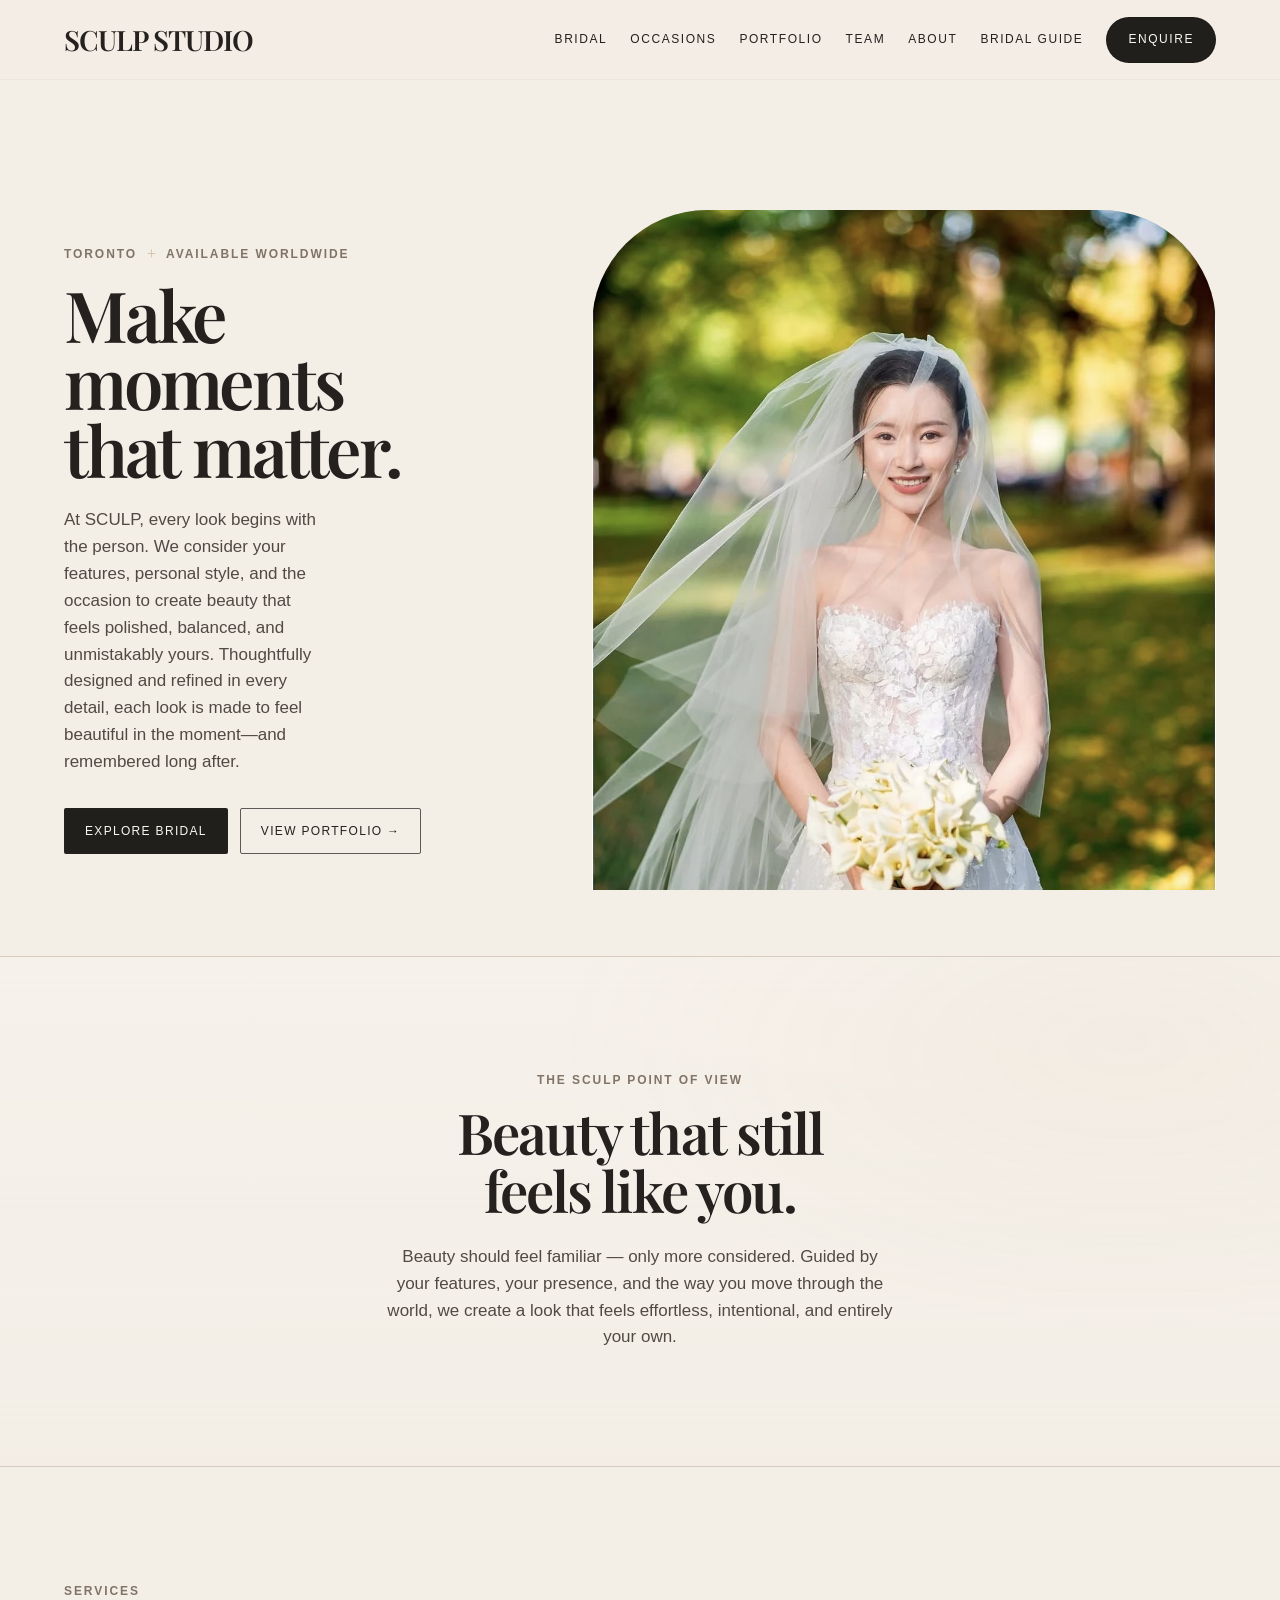
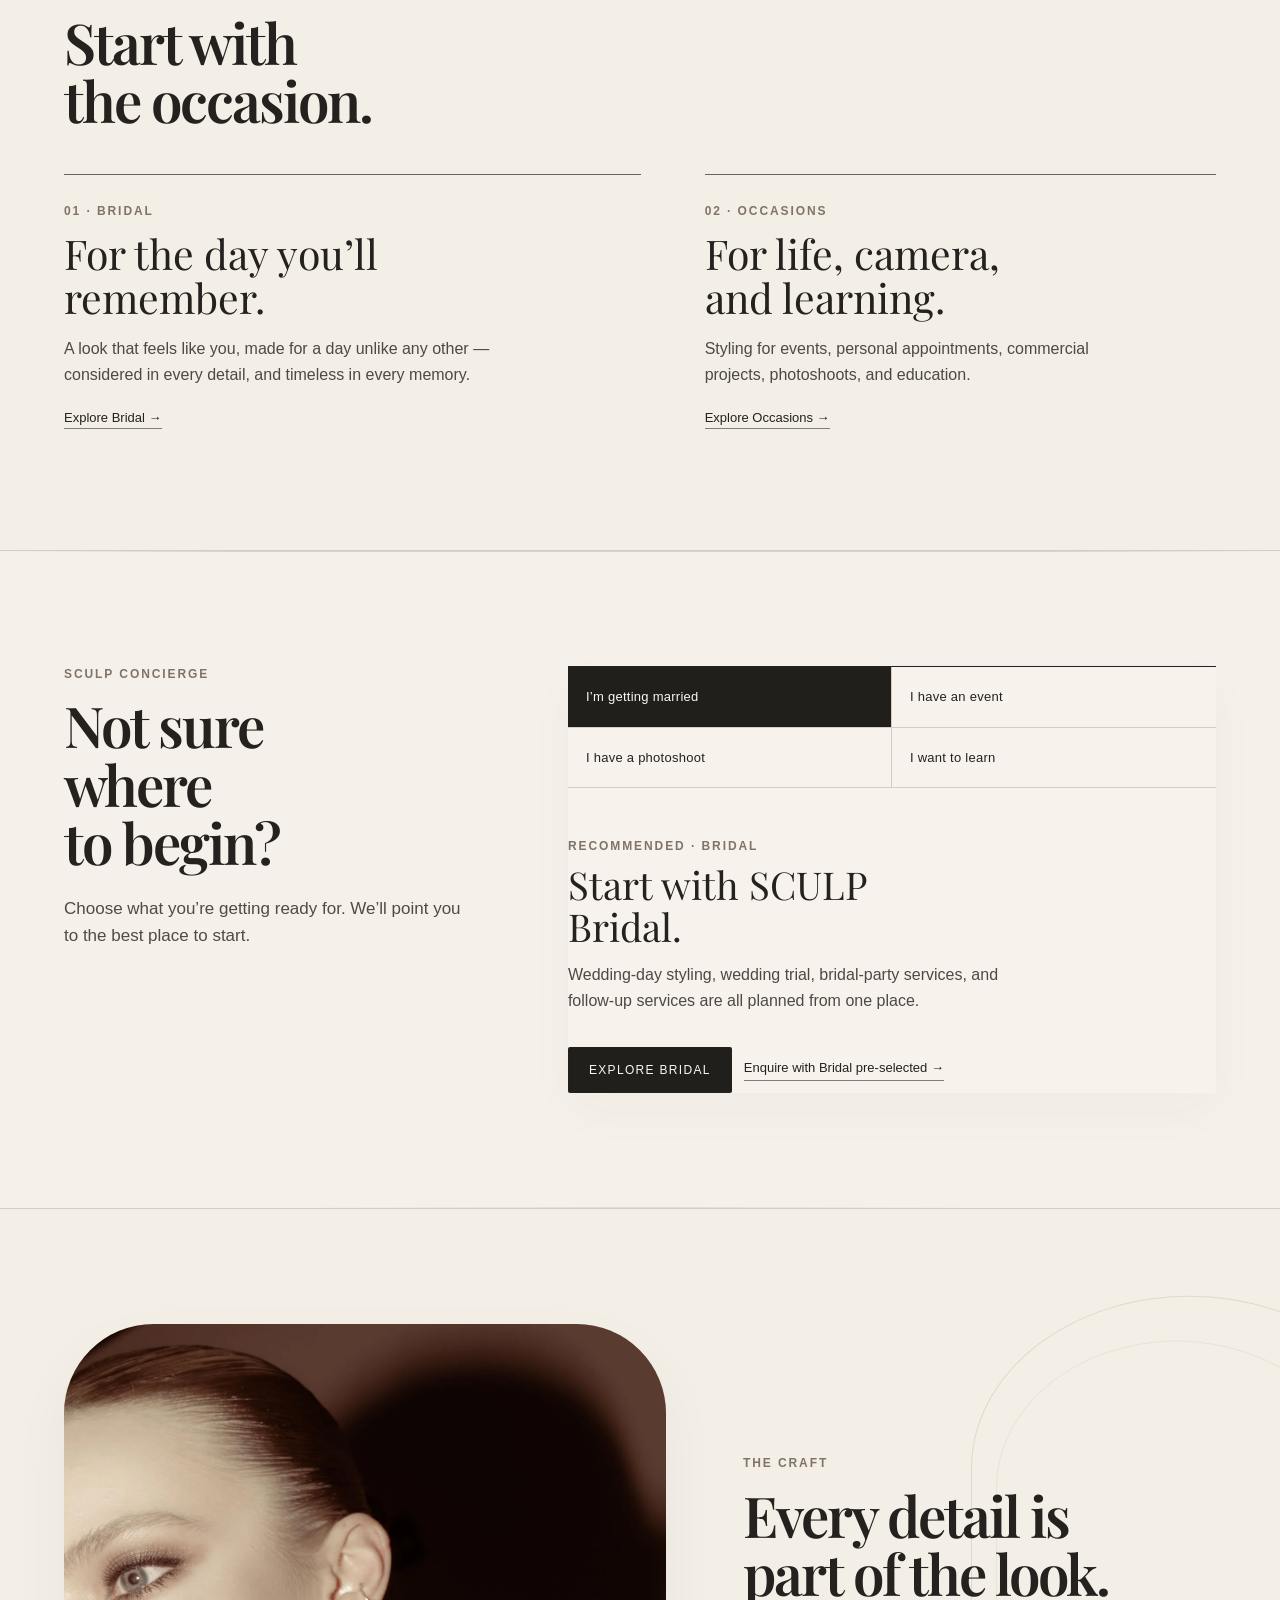
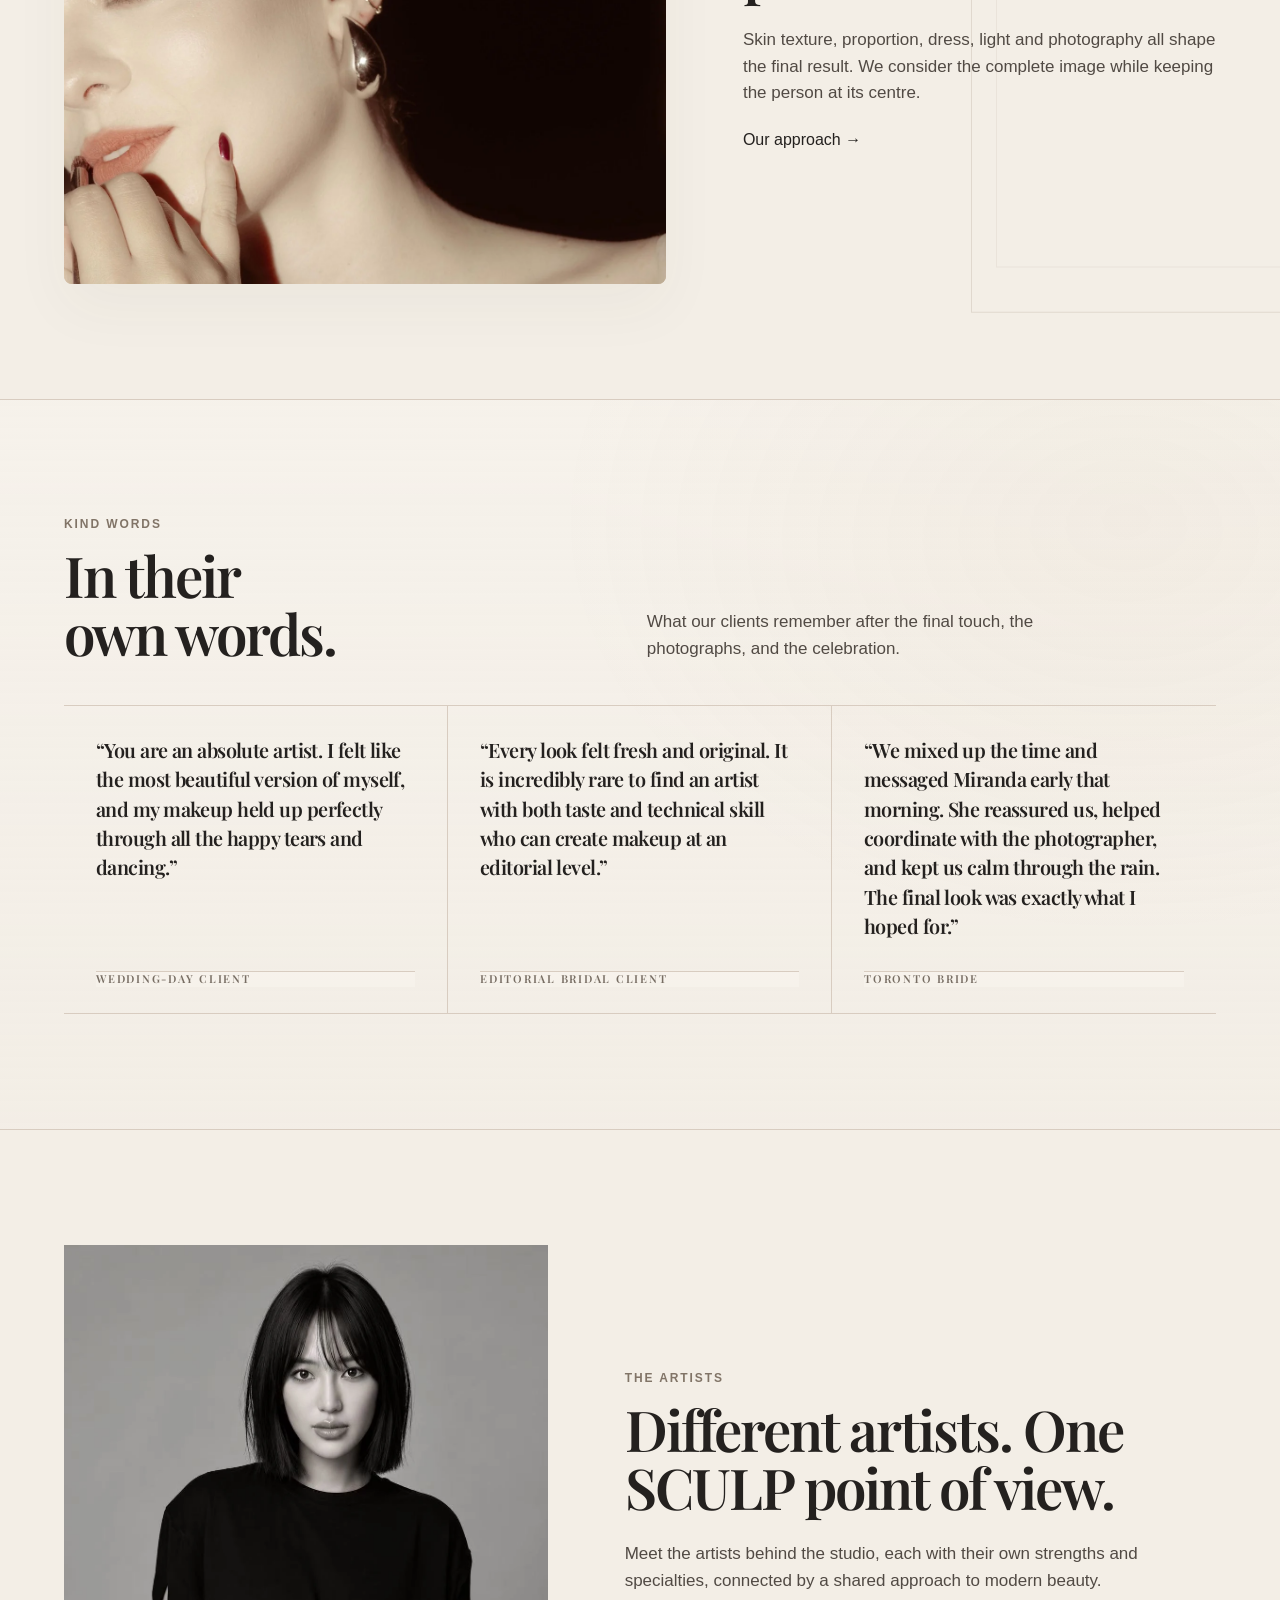
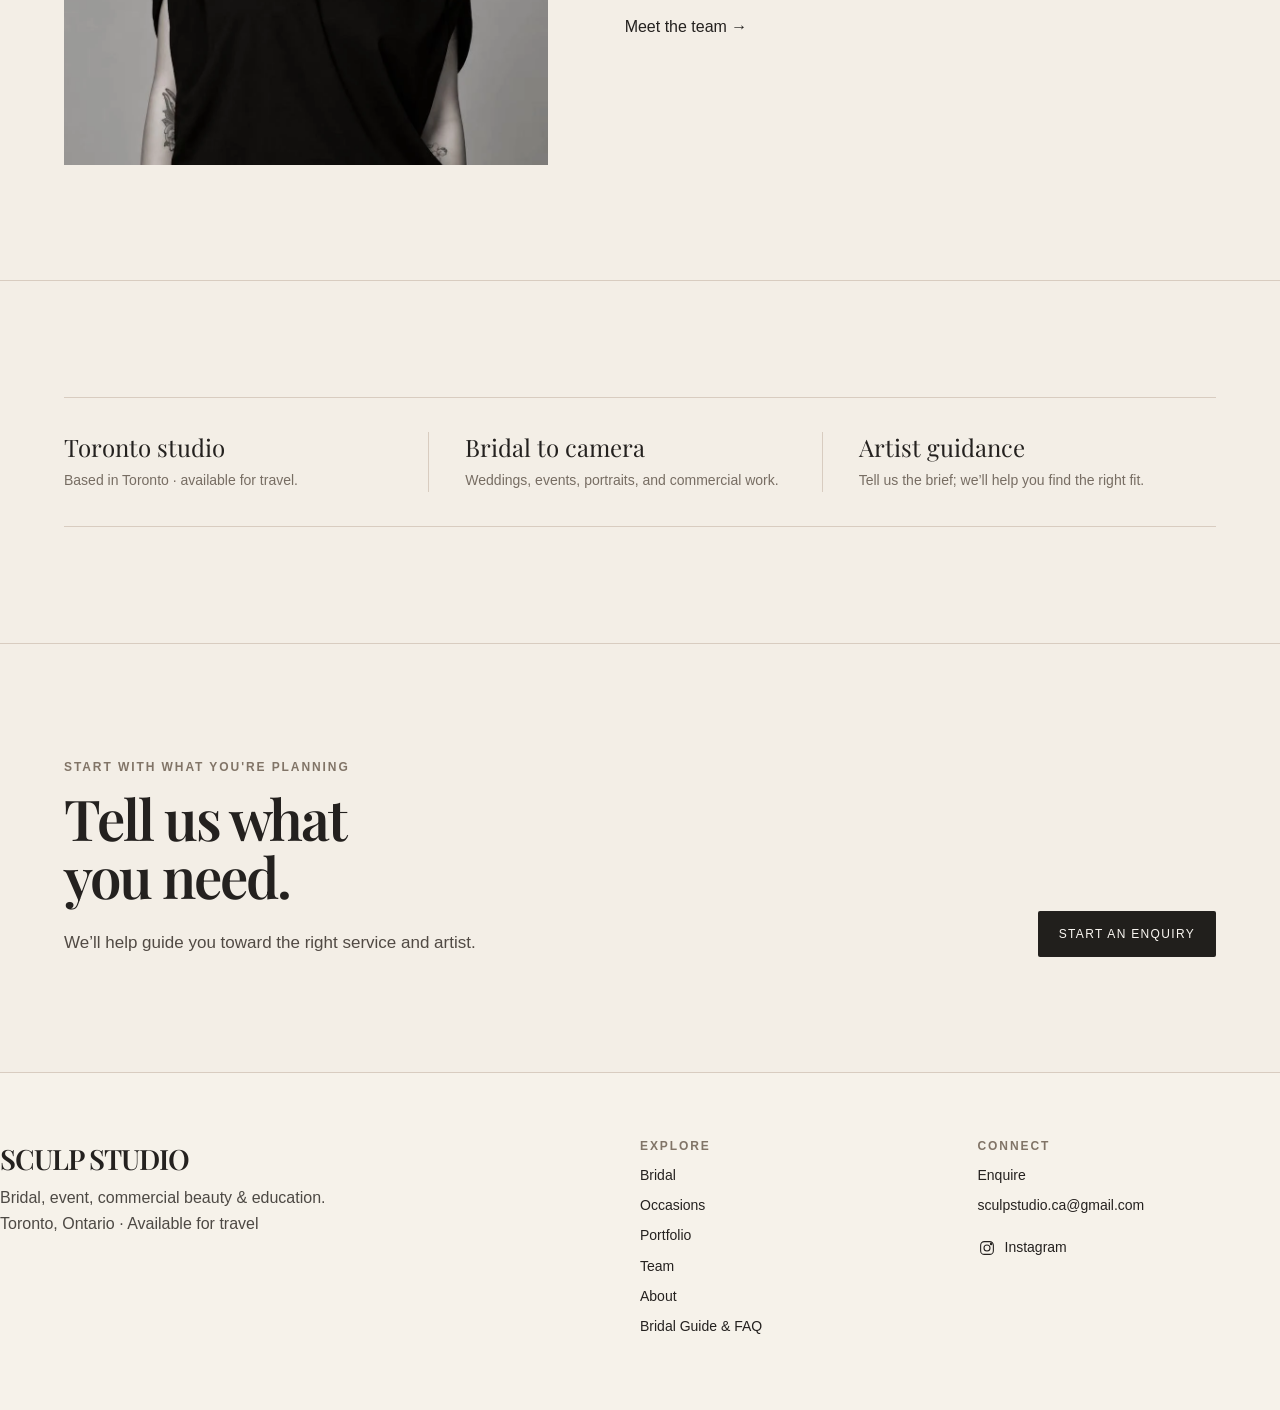
<file: index.html>
<!doctype html>
<html lang="en">
<head>
<meta charset="utf-8">
<meta name="viewport" content="width=device-width, initial-scale=1">
<title>SCULP Studio | Bridal & Beauty Styling Toronto</title>
<meta name="description" content="Toronto beauty studio for bridal, event, commercial and photoshoot styling, plus private and group education. Available for travel.">
<meta name="theme-color" content="#f3eee6">
<link rel="canonical" href="https://sculpstudio.ca/">
<meta name="robots" content="index,follow,max-image-preview:large">
<meta property="og:type" content="website">
<meta property="og:title" content="SCULP Studio | Bridal & Beauty Styling Toronto">
<meta property="og:description" content="Toronto bridal makeup, beauty styling and education. Explore our artists and enquire about your date.">
<meta property="og:url" content="https://sculpstudio.ca/">
<style>html,body{margin:0;padding:0;background:#f3eee6}body{min-height:100vh}@media(max-width:620px){#sculp-site .studio-gallery .studio-stack{grid-template-columns:1fr}#sculp-site .portfolio-featured .stack{grid-template-columns:1fr}#sculp-site .portfolio-thumb{flex-basis:72vw}#sculp-site .team-grid,#sculp-site .team-grid.junior{grid-template-columns:1fr}#sculp-site .team-founder .photo{min-height:480px}}</style>
<link rel="preconnect" href="https://fonts.googleapis.com">
<link rel="preconnect" href="https://fonts.gstatic.com" crossorigin>
<link href="https://fonts.googleapis.com/css2?family=Cormorant+Garamond:ital,wght@0,500;0,600;1,500;1,600&display=swap" rel="stylesheet">
<link rel="preconnect" href="https://fonts.googleapis.com">
<link rel="preconnect" href="https://fonts.gstatic.com" crossorigin>
<link href="https://fonts.googleapis.com/css2?family=Playfair+Display:wght@500;600&family=Cormorant+Garamond:ital,wght@0,500;0,600;1,500;1,600&display=swap" rel="stylesheet">
</head>
<body>
<div id="sculp-site">
<style>
#sculp-site{--ivory:#f3eee6;--paper:#faf7f2;--ink:#24211f;--charcoal:#211f1c;--muted:#776d63;--line:#d8ccc0;--sand:#e7ddd0;--oak:#d4bea2;background:var(--ivory);color:var(--ink);font:15px/1.6 Arial,Helvetica,sans-serif;min-height:100vh}#sculp-site *{box-sizing:border-box}#sculp-site a{color:inherit;text-decoration:none}#sculp-site button,#sculp-site input,#sculp-site select,#sculp-site textarea{font:inherit}#sculp-site button{cursor:pointer}#sculp-site .shell{max-width:1440px;margin:auto;padding:0 clamp(30px,5vw,96px)}#sculp-site .mast{position:sticky;top:0;z-index:80;background:transparent;border-bottom:0;box-shadow:none;transition:none}#sculp-site .mast::before{content:"";position:absolute;inset:0;background:rgba(243,238,230,.22);border-bottom:1px solid rgba(216,204,192,.24);backdrop-filter:blur(10px) saturate(108%);-webkit-backdrop-filter:blur(10px) saturate(108%);transition:background .28s ease,border-color .28s ease,backdrop-filter .28s ease,-webkit-backdrop-filter .28s ease,box-shadow .28s ease;z-index:0}#sculp-site .mast.scrolled::before{background:rgba(243,238,230,.38);border-bottom-color:rgba(216,204,192,.34);backdrop-filter:blur(14px) saturate(115%);-webkit-backdrop-filter:blur(14px) saturate(115%);box-shadow:0 6px 18px rgba(20,20,18,.035)}#sculp-site .mast-inner{position:relative;z-index:2;min-height:80px;display:flex;align-items:center;justify-content:space-between;gap:20px}#sculp-site .logo{position:relative;z-index:3;font-family:'Playfair Display',Georgia,'Times New Roman',serif;font-size:28px;line-height:1;letter-spacing:-.035em;font-weight:600;white-space:nowrap}#sculp-site .nav{display:flex;align-items:center;gap:clamp(10px,1.8vw,28px)}#sculp-site .nav a,#sculp-site .mobile-toggle{font-size:11px;letter-spacing:.15em;text-transform:uppercase}#sculp-site .nav a.active{text-decoration:underline;text-underline-offset:8px}#sculp-site .nav a:last-child{border:1px solid rgba(27,27,25,.85);padding:12px 21px;border-radius:999px;background:var(--charcoal);color:var(--paper)}#sculp-site .mobile-toggle{display:none;background:none;border:0}#sculp-site .view[hidden]{display:none!important}#sculp-site main{position:relative;z-index:1}#sculp-site .view[data-page="portfolio"] .intro{padding-top:clamp(110px,12vw,185px)}#sculp-site .view[data-page="team"] .intro,#sculp-site .view[data-page="about"] .intro,#sculp-site .view[data-page="occasions"] .intro,#sculp-site .view[data-page="book"] .intro{padding-top:clamp(104px,10vw,156px)}#sculp-site .eyebrow{font-size:11px;letter-spacing:.2em;text-transform:uppercase;color:var(--muted)}#sculp-site .hero-location{display:flex;align-items:center;gap:10px;white-space:nowrap}#sculp-site .hero-location .location-plus{font-family:Georgia,'Times New Roman',serif;font-size:16px;font-weight:400;line-height:1;letter-spacing:0;color:var(--oak)}#sculp-site h1,#sculp-site h2,#sculp-site blockquote,#sculp-site .quote,#sculp-site .cta h2{font-family:'Playfair Display',Georgia,'Times New Roman',serif;font-style:normal;font-weight:600;letter-spacing:-.035em;line-height:1.03}#sculp-site h1{font-size:clamp(56px,8vw,126px);margin:20px 0 28px}#sculp-site h2{font-size:clamp(42px,5.4vw,80px);margin:15px 0 28px}#sculp-site h3{font-family:Arial,Helvetica,sans-serif;font-size:20px;font-weight:400;margin:10px 0}#sculp-site p{color:#4d4944;max-width:610px}#sculp-site .lead{font-size:17px;max-width:550px}#sculp-site .section{padding:clamp(84px,9vw,142px) 0;border-top:1px solid var(--line)}#sculp-site .intro{padding:clamp(108px,12vw,184px) 0 clamp(92px,8vw,122px)}#sculp-site .intro p{max-width:650px}#sculp-site .split{display:grid;grid-template-columns:1fr 1fr;gap:clamp(44px,6vw,104px);align-items:center}#sculp-site .home-hero{display:grid;grid-template-columns:42% 58%;min-height:min(800px,86vh);align-items:center;padding-top:18px}#sculp-site .home-hero .copy{padding:70px 5vw 70px 0}#sculp-site .home-hero .photo{height:100%;min-height:600px}#sculp-site .photo{position:relative;min-height:360px;background:linear-gradient(140deg,#e2d7ca,#c5ad92);overflow:hidden}#sculp-site .photo.tall{min-height:620px}#sculp-site .photo.wide{min-height:520px}#sculp-site .photo.mid{min-height:450px}#sculp-site .photo img{width:100%;height:100%;position:absolute;inset:0;object-fit:cover}#sculp-site .photo:has(img):after{display:none}#sculp-site .actions{display:flex;gap:12px;flex-wrap:wrap;margin-top:30px}#sculp-site .button{display:inline-block;padding:13px 19px;border:1px solid var(--ink);background:transparent;text-transform:uppercase;letter-spacing:.13em;font-size:11px;color:var(--ink);text-align:center}#sculp-site .button.fill{background:var(--charcoal);color:var(--paper)}#sculp-site .button:hover{background:var(--oak);color:var(--ink)}#sculp-site .triptych{display:grid;grid-template-columns:1.15fr .85fr;gap:18px;margin-top:55px}#sculp-site .triptych .photo:first-child{grid-row:span 2;min-height:740px}#sculp-site .triptych .photo{min-height:360px}#sculp-site .three{display:grid;grid-template-columns:repeat(3,1fr);gap:28px;margin-top:45px}#sculp-site .card{border-top:1px solid var(--ink);padding:20px 0}#sculp-site .card .eyebrow{margin-bottom:30px}#sculp-site .statement{text-align:center;max-width:1040px;margin:auto;padding-inline:clamp(8px,2vw,30px)}#sculp-site .statement p{margin:auto}#sculp-site .statement>p{font-style:italic;font-size:clamp(19px,2vw,29px);line-height:1.45;max-width:1180px;color:var(--ink)}#sculp-site .quote{font-size:clamp(32px,4.5vw,66px);max-width:1050px;margin:0 auto 25px;text-align:center}#sculp-site .muted{color:var(--muted)}#sculp-site .cta{background:var(--charcoal);color:var(--paper);padding:clamp(92px,10vw,148px) 0}#sculp-site .cta p,#sculp-site .cta .eyebrow{color:#c4bfb6}#sculp-site .cta .button{border-color:var(--paper);color:var(--paper)}#sculp-site .cta .button.fill{background:var(--paper);color:var(--ink)}#sculp-site .cta .shell{max-width:1320px;padding-left:clamp(42px,6vw,112px);padding-right:clamp(42px,6vw,112px)}
#sculp-site .cta .shell>h2{max-width:760px}
#sculp-site .cta .shell>p{max-width:580px}
#sculp-site .cta .shell>.button{margin-top:16px}
#sculp-site .shell.cta{max-width:1240px;padding:clamp(88px,9vw,132px) clamp(42px,6vw,112px);margin-left:auto;margin-right:auto}
#sculp-site .shell.cta>h2{max-width:820px}
#sculp-site .shell.cta>p{max-width:610px}
#sculp-site .shell.cta .actions{margin-top:36px}
#sculp-site .filters{display:flex;gap:10px;flex-wrap:wrap;margin:32px 0}#sculp-site .filter{border:1px solid var(--line);padding:9px 14px;background:none;font-size:11px;letter-spacing:.12em;text-transform:uppercase}#sculp-site .filter[aria-pressed="true"]{border-color:var(--ink);background:var(--ink);color:white}#sculp-site .portfolio{display:grid;grid-template-columns:repeat(12,1fr);gap:22px}#sculp-site .portfolio figure{margin:0;grid-column:span 4}#sculp-site .portfolio figure:nth-child(5n+1){grid-column:span 7}#sculp-site .portfolio figure:nth-child(5n+2){grid-column:span 5}#sculp-site .portfolio .photo{min-height:390px}#sculp-site .portfolio figure:nth-child(5n+1) .photo{min-height:610px}#sculp-site figcaption{padding:10px 0;font-size:11px;letter-spacing:.08em;text-transform:uppercase}#sculp-site .people{display:grid;grid-template-columns:repeat(3,1fr);gap:25px;margin:50px 0}#sculp-site .people .photo{min-height:450px}#sculp-site .people p{font-size:14px}#sculp-site .faq{max-width:900px;margin-top:40px}#sculp-site details{border-top:1px solid var(--line);padding:16px 0}#sculp-site summary{cursor:pointer}#sculp-site .form{max-width:950px;display:grid;grid-template-columns:1fr 1fr;gap:22px;margin:40px 0}#sculp-site .field{display:flex;flex-direction:column;gap:7px;font-size:11px;letter-spacing:.12em;text-transform:uppercase}#sculp-site .field.full{grid-column:1/-1}#sculp-site input,#sculp-site select,#sculp-site textarea{width:100%;border:1px solid var(--line);background:var(--paper);color:var(--ink);border-radius:0}#sculp-site textarea{min-height:130px;resize:vertical}#sculp-site .foot{display:grid;grid-template-columns:2fr 1fr 1fr;gap:35px;padding:65px 0}#sculp-site footer{border-top:1px solid var(--line);background:rgba(250,247,242,.32)}#sculp-site:has(.view[data-page="home"]:not([hidden]))> .cta{display:none}#sculp-site .foot a{display:block;margin:7px 0}#sculp-site .social-link{display:inline-flex!important;align-items:center;gap:9px;width:max-content;margin-top:12px!important;font-size:14px}#sculp-site .social-icon{width:18px;height:18px;display:inline-flex;align-items:center;justify-content:center;flex:0 0 auto}#sculp-site .social-icon svg{width:100%;height:100%;fill:none;stroke:currentColor;stroke-width:1.45;stroke-linecap:round;stroke-linejoin:round}#sculp-site .social-link:hover span:last-child{border-bottom:1px solid currentColor}#sculp-site .note{font-size:12px;color:var(--muted)}
#sculp-site .pricing-grid{display:grid;grid-template-columns:repeat(3,minmax(0,1fr));gap:22px;margin-top:48px}
#sculp-site .pricing-group{margin-top:48px}
#sculp-site .pricing-group+.pricing-group{margin-top:clamp(72px,8vw,112px);padding-top:clamp(54px,6vw,82px);border-top:1px solid var(--line)}
#sculp-site .pricing-group-heading h3{font-family:'Playfair Display',Georgia,'Times New Roman',serif;font-size:clamp(32px,3.4vw,48px);line-height:1.08;margin:10px 0 14px}
#sculp-site .pricing-group-heading p{margin:0;max-width:620px}
#sculp-site .price-card{border:1px solid var(--line);background:rgba(250,247,242,.72);padding:clamp(30px,3vw,42px);display:flex;flex-direction:column;min-height:100%}
#sculp-site .price-card.featured{background:#fffaf4;border-color:rgba(36,33,31,.72);box-shadow:0 18px 45px rgba(80,63,45,.055)}
#sculp-site .price-card .tag{font-size:10px;letter-spacing:.16em;text-transform:uppercase;margin-bottom:22px}
#sculp-site .price-card h3{font-family:'Playfair Display',Georgia,'Times New Roman',serif;font-size:30px;line-height:1.1;margin:0 0 14px}
#sculp-site .from{font-family:'Playfair Display',Georgia,'Times New Roman',serif;font-size:36px;line-height:1;margin:22px 0 24px;color:var(--ink)}
#sculp-site .tier-list{margin-top:auto;border-top:1px solid var(--line)}
#sculp-site .tier{display:flex;justify-content:space-between;gap:20px;padding:12px 0;border-bottom:1px solid var(--line);font-size:13px}
#sculp-site .tier strong{font-weight:600}
#sculp-site .artist-note{display:flex;justify-content:space-between;gap:28px;align-items:end;margin-top:34px;padding-top:24px;border-top:1px solid var(--line)}
#sculp-site .artist-note p{margin:0}
#sculp-site .service-list{display:grid;grid-template-columns:1fr 1fr;gap:0 48px;margin-top:34px;max-width:1000px}
#sculp-site .service-row{display:flex;justify-content:space-between;gap:24px;padding:15px 0;border-top:1px solid var(--line)}
#sculp-site .service-row span:last-child{text-align:right;white-space:nowrap}
#sculp-site .booking-notes{max-width:900px;margin-top:34px}
#sculp-site .booking-notes li{margin:10px 0;color:#4d4944}
#sculp-site .bridal-hero{display:grid;grid-template-columns:minmax(0,.82fr) minmax(380px,1.18fr);gap:clamp(54px,7vw,116px);align-items:center;padding:clamp(88px,9vw,132px) 0 clamp(96px,9vw,142px)}
#sculp-site .bridal-hero-copy{max-width:620px}
#sculp-site .bridal-hero-copy h1{margin:.18em 0 .28em}
#sculp-site .bridal-hero-media .photo{min-height:680px}


#sculp-site .team-founder{display:grid;grid-template-columns:minmax(320px,.9fr) minmax(0,1.1fr);gap:clamp(54px,7vw,116px);align-items:center}
#sculp-site .team-founder .photo{min-height:620px}
#sculp-site .team-grid{display:grid;grid-template-columns:repeat(2,minmax(0,1fr));gap:clamp(34px,5vw,72px);margin-top:38px}
#sculp-site .team-grid.junior{grid-template-columns:repeat(4,minmax(0,1fr));gap:24px}
#sculp-site .team-person .photo{min-height:0;aspect-ratio:4/5;margin-bottom:18px}
#sculp-site .team-grid.junior .team-person .photo{min-height:0;aspect-ratio:4/5}
#sculp-site .team-person h3{font-family:'Playfair Display',Georgia,'Times New Roman',serif;font-size:32px;line-height:1.05;margin:8px 0 10px}
#sculp-site .team-person p{font-size:14px}
#sculp-site .team-standard{max-width:900px;margin:0 auto;text-align:center}
#sculp-site .team-standard .three{text-align:left;margin-top:30px}
#sculp-site .portfolio-featured{display:grid;grid-template-columns:1.25fr .75fr;gap:18px;margin-top:34px}#sculp-site .portfolio-featured figure,#sculp-site .portfolio-strip figure{margin:0}
#sculp-site .portfolio-featured .photo{min-height:620px}
#sculp-site .portfolio-featured .stack{display:grid;grid-template-rows:1fr 1fr;gap:18px}
#sculp-site .portfolio-featured .stack .photo{min-height:301px}
#sculp-site .portfolio-strip-wrap{position:relative;margin-top:22px}
#sculp-site .portfolio-strip{display:flex;gap:14px;overflow-x:auto;scroll-snap-type:x mandatory;scrollbar-width:none;padding:2px 2px 10px;cursor:grab;user-select:none;-webkit-overflow-scrolling:touch}
#sculp-site .portfolio-strip::-webkit-scrollbar{display:none}
#sculp-site .portfolio-strip.dragging{cursor:grabbing;scroll-snap-type:none}
#sculp-site .portfolio-thumb{flex:0 0 clamp(150px,18vw,230px);scroll-snap-align:start}
#sculp-site .portfolio-thumb .photo{min-height:220px}
#sculp-site .portfolio-thumb figcaption{font-size:11px;color:var(--muted);margin-top:8px}
#sculp-site .portfolio-hint{display:flex;justify-content:space-between;gap:20px;align-items:center;margin-top:8px;font-size:12px;color:var(--muted)}
#sculp-site .portfolio-gallery,#sculp-site .artist-work-gallery{display:grid;grid-template-columns:repeat(3,minmax(0,1fr));gap:clamp(24px,3vw,42px) 18px;align-items:start;margin-top:36px}
#sculp-site .portfolio-gallery figure,#sculp-site .artist-work-gallery figure{margin:0;min-width:0}
#sculp-site .portfolio-gallery .photo,#sculp-site .artist-work-gallery .photo{min-height:0;height:auto;background:none;overflow:visible}
#sculp-site .portfolio-gallery .photo img,#sculp-site .artist-work-gallery .photo img{position:static;display:block;width:100%;height:auto;object-fit:contain}
#sculp-site .portfolio-gallery figcaption{padding-top:10px;color:var(--muted)}
#sculp-site .artist-directory{margin-top:clamp(78px,9vw,132px);padding-top:clamp(58px,7vw,94px);border-top:1px solid var(--line)}
#sculp-site .artist-directory-head{display:flex;justify-content:space-between;gap:32px;align-items:end}
#sculp-site .artist-directory-head p{margin:0;max-width:48ch}
#sculp-site .artist-directory-grid{display:grid;grid-template-columns:repeat(4,minmax(0,1fr));gap:28px 20px;margin-top:42px}
#sculp-site .artist-directory-card{display:block;border-top:1px solid var(--ink);padding-top:12px}
#sculp-site .artist-directory-card .photo{min-height:0;aspect-ratio:4/5;margin-bottom:16px}
#sculp-site .artist-directory-card h3{font-family:'Playfair Display',Georgia,'Times New Roman',serif;font-size:clamp(25px,2.2vw,34px);line-height:1.08;margin:0 0 8px}
#sculp-site .artist-directory-card span{font-size:11px;letter-spacing:.12em;text-transform:uppercase;color:var(--muted)}
#sculp-site .view[data-page="portfolio"] .artist-directory{margin-top:48px;padding-top:0;border-top:0}
#sculp-site .artist-directory-card:hover span{color:var(--ink)}
#sculp-site .view[data-page="artist-portfolios"] .intro{padding-bottom:clamp(64px,7vw,96px)}
#sculp-site .artist-work-back{margin-bottom:34px}
#sculp-site .artist-work-index{margin-top:46px}
#sculp-site .artist-select-prompt{margin-top:clamp(52px,6vw,82px);padding-top:28px;border-top:1px solid var(--line);color:var(--muted)}
#sculp-site .artist-work-section{scroll-margin-top:104px}
#sculp-site .artist-work-heading{display:flex;justify-content:space-between;align-items:end;gap:28px;margin-bottom:34px}
#sculp-site .artist-work-heading h2{margin:8px 0 0}
#sculp-site .artist-work-heading p{margin:0;max-width:42ch}
#sculp-site .artist-work-gallery{display:block;column-count:3;column-gap:14px;margin-top:0}
#sculp-site .artist-work-gallery figure:nth-child(n){display:inline-block;width:100%;margin:0 0 14px;break-inside:avoid;page-break-inside:avoid}
#sculp-site .artist-work-gallery figcaption{display:none}
#sculp-site .portfolio-gallery{display:block;column-count:3;column-gap:14px}
#sculp-site .portfolio-gallery[hidden]{display:none!important}
#sculp-site .portfolio-gallery figure:nth-child(n){display:inline-block;width:100%;margin:0 0 14px;break-inside:avoid;page-break-inside:avoid}
#sculp-site .portfolio-gallery figcaption{display:none}
#sculp-site .artist-work-slot{aspect-ratio:4/5;border:1px solid var(--line);background:linear-gradient(145deg,rgba(250,247,242,.7),rgba(231,221,208,.5));display:flex;align-items:flex-end;padding:18px;color:var(--muted);font-size:10px;letter-spacing:.14em;text-transform:uppercase}
#sculp-site .artist-work-cta .actions{justify-content:flex-start}
#sculp-site .artist-floating-nav{position:fixed;right:clamp(16px,2.5vw,34px);bottom:clamp(16px,2.5vw,32px);z-index:95;display:flex;align-items:flex-end;gap:8px}
#sculp-site .artist-top-button,#sculp-site .artist-switcher>summary{border:1px solid rgba(36,33,31,.24);background:rgba(250,247,242,.94);color:var(--ink);box-shadow:0 10px 30px rgba(36,33,31,.12);backdrop-filter:blur(14px);-webkit-backdrop-filter:blur(14px);padding:12px 15px;font-size:10px;line-height:1;letter-spacing:.14em;text-transform:uppercase;list-style:none;cursor:pointer}
#sculp-site .artist-switcher>summary::-webkit-details-marker{display:none}
#sculp-site .artist-switcher-menu{position:absolute;right:0;bottom:calc(100% + 10px);width:190px;padding:8px;background:rgba(250,247,242,.97);border:1px solid rgba(36,33,31,.18);box-shadow:0 18px 50px rgba(36,33,31,.16);backdrop-filter:blur(16px);-webkit-backdrop-filter:blur(16px)}
#sculp-site .artist-switcher-menu a{display:flex;align-items:center;justify-content:space-between;padding:10px 11px;font-size:12px;border-bottom:1px solid rgba(36,33,31,.09)}
#sculp-site .artist-switcher-menu a:last-child{border-bottom:0}
#sculp-site .artist-switcher-menu a:hover,#sculp-site .artist-switcher-menu a[aria-current="true"]{background:var(--charcoal);color:var(--paper)}
#sculp-site .artist-switcher-menu a[aria-current="true"]::after{content:"•"}
@media(max-width:950px){#sculp-site .artist-work-gallery,#sculp-site .portfolio-gallery{column-count:2}#sculp-site .artist-directory-head,#sculp-site .artist-work-heading{align-items:flex-start;flex-direction:column}#sculp-site .artist-directory-grid{grid-template-columns:repeat(2,minmax(0,1fr))}}
@media(max-width:640px){#sculp-site .artist-floating-nav{right:14px;bottom:calc(14px + env(safe-area-inset-bottom))}#sculp-site .artist-top-button,#sculp-site .artist-switcher>summary{padding:11px 12px}#sculp-site .artist-switcher-menu{max-height:65vh;overflow:auto}#sculp-site .artist-work-gallery,#sculp-site .portfolio-gallery{column-count:1}#sculp-site .artist-directory-grid{grid-template-columns:1fr}#sculp-site .artist-work-slot{aspect-ratio:4/3}}
#sculp-site .studio-gallery{display:grid;grid-template-columns:1.25fr .75fr;gap:18px;margin-top:28px}
#sculp-site .studio-gallery .photo{min-height:520px}
#sculp-site .studio-gallery .studio-stack{display:grid;grid-template-rows:1fr 1fr;gap:18px}
#sculp-site .studio-gallery .studio-stack .photo{min-height:251px}
#sculp-site .about-next{border-top:1px solid var(--line);padding-top:clamp(34px,4vw,52px);display:flex;align-items:flex-end;justify-content:space-between;gap:clamp(32px,5vw,72px);flex-wrap:wrap}
#sculp-site .about-next-copy{max-width:660px}
#sculp-site .about-next h2{margin:.15em 0 .2em}
#sculp-site .about-next-links{display:flex;gap:18px;flex-wrap:wrap;align-items:center}
#sculp-site .about-next-links a{font-size:13px;text-decoration:none;border-bottom:1px solid currentColor;padding-bottom:3px}




#sculp-site .section-kicker{display:flex;align-items:center;justify-content:space-between;gap:18px;flex-wrap:wrap}
#sculp-site .service-context{margin-top:10px;color:var(--muted);font-size:13px}

#sculp-site .book-layout{display:grid;grid-template-columns:minmax(0,1fr) 330px;gap:clamp(34px,5vw,80px);align-items:start}
#sculp-site .book-main .form{max-width:none}
#sculp-site .promo-card{position:sticky;top:112px;border:1px solid rgba(27,27,25,.16);background:rgba(250,247,242,.80);backdrop-filter:blur(14px) saturate(112%);-webkit-backdrop-filter:blur(14px) saturate(112%);padding:28px;box-shadow:0 12px 34px rgba(20,20,18,.055)}
#sculp-site .promo-card[data-active="false"]{display:none}
#sculp-site .promo-card h3{font-family:'Playfair Display',Georgia,'Times New Roman',serif;font-size:30px;line-height:1.05;margin:8px 0 14px}
#sculp-site .promo-card p{font-size:14px}
#sculp-site .promo-card .promo-code{margin:22px 0 0;padding-top:16px;border-top:1px solid var(--line);font-size:12px;letter-spacing:.08em;text-transform:uppercase}
#sculp-site .promo-card .button{margin-top:18px;width:100%}
#sculp-site .arch-top{border-radius:clamp(72px,9vw,150px) clamp(72px,9vw,150px) 0 0}
#sculp-site .arch-soft{border-radius:clamp(42px,6vw,92px) clamp(42px,6vw,92px) 10px 10px}
#sculp-site .studio-gallery .photo{background-color:var(--sand)}
#sculp-site .studio-gallery .photo:first-child{border-radius:clamp(52px,7vw,108px) clamp(52px,7vw,108px) 8px 8px}
#sculp-site .studio-gallery .studio-stack .photo{border-radius:6px}
#sculp-site .card{border-top-color:rgba(36,33,31,.62)}
#sculp-site .button{border-color:rgba(36,33,31,.72);border-radius:2px}
#sculp-site .eyebrow{color:#817467}
#sculp-site input,#sculp-site select,#sculp-site textarea{background:#fcf8f2;border-color:#dacdc0}#sculp-site input,#sculp-site select{height:54px;min-height:54px;padding:0 18px}#sculp-site select{line-height:54px}#sculp-site textarea{padding:15px 18px;min-height:140px}




/* TYPOGRAPHY SYSTEM — tuned for readability, service conversion, and editorial beauty positioning */
#sculp-site{font-size:16px;line-height:1.65}
#sculp-site p{font-size:16px;line-height:1.65;max-width:62ch;margin:0 0 1em}
#sculp-site .lead{font-size:clamp(17px,1.25vw,19px);line-height:1.58;max-width:56ch;margin-bottom:1.15em}
#sculp-site .eyebrow{font-size:12px;line-height:1.35;letter-spacing:.16em;font-weight:600}
#sculp-site h1{font-size:clamp(54px,6.6vw,104px);line-height:.98;letter-spacing:-.04em;margin:18px 0 26px;max-width:11.8ch;text-wrap:balance}
#sculp-site h2{font-size:clamp(38px,4.4vw,66px);line-height:1.04;letter-spacing:-.035em;margin:14px 0 24px;text-wrap:balance}
#sculp-site h3{font-size:20px;line-height:1.28;margin:10px 0 12px}
#sculp-site .price-card h3,#sculp-site .team-person h3{line-height:1.12}
#sculp-site .nav a,#sculp-site .mobile-toggle{font-size:12px;letter-spacing:.13em}
#sculp-site .button{font-size:12px;line-height:1.2;letter-spacing:.11em;padding:14px 20px}
#sculp-site .note{font-size:13px;line-height:1.55}
#sculp-site .service-context{font-size:14px;line-height:1.55}
#sculp-site .team-person p{font-size:15.5px;line-height:1.62}
#sculp-site .field{font-size:12px;line-height:1.4;letter-spacing:.09em;gap:10px}
#sculp-site input,#sculp-site select,#sculp-site textarea{font-size:16px;line-height:1.45}
#sculp-site figcaption{font-size:12px;line-height:1.4;letter-spacing:.07em}
#sculp-site .tier{font-size:14px;line-height:1.45}
#sculp-site .from{font-size:34px}
#sculp-site .statement>p{font-size:clamp(20px,1.8vw,27px);line-height:1.5;max-width:48ch}
#sculp-site .quote{font-size:clamp(34px,4vw,58px);line-height:1.08}
#sculp-site .intro{max-width:1440px}
#sculp-site .intro>h1{margin-top:22px}
#sculp-site .intro>.lead{margin-top:0}
#sculp-site .split>div:not(:has(.photo))>p{max-width:55ch}
#sculp-site .split>div:not(:has(.photo))>h2{max-width:12.5ch}
#sculp-site .team-founder>div:last-child>p{max-width:58ch}
#sculp-site .team-founder>div:last-child>h2{max-width:none}
#sculp-site .section-kicker h2{max-width:12ch}
#sculp-site .about-next h2{max-width:13ch}
#sculp-site .cta h2{max-width:12ch}
#sculp-site .cta p{max-width:55ch}
#sculp-site .actions{margin-top:32px}
#sculp-site .card p{max-width:52ch}
#sculp-site .pricing-grid p{max-width:44ch}
#sculp-site .book-main>p{max-width:60ch}
#sculp-site .book-intro{max-width:760px}
#sculp-site .book-intro h1{max-width:10ch}
#sculp-site .book-layout{margin-top:44px}
#sculp-site .book-main{min-width:0}
#sculp-site .form{margin-top:0}
#sculp-site .form-group-title{grid-column:1/-1;padding:0 0 10px;border-bottom:1px solid var(--line);margin-top:8px}
#sculp-site .form-group-title:first-child{margin-top:0}
#sculp-site .form-group-title .eyebrow{margin-bottom:6px}
#sculp-site .form-group-title p{font-size:14px;color:var(--muted);margin:0;max-width:60ch}
#sculp-site .book-expectation{margin-top:34px;padding-top:26px;border-top:1px solid var(--line)}
#sculp-site .book-expectation-grid{display:grid;grid-template-columns:repeat(3,1fr);gap:24px;margin-top:20px}
#sculp-site .book-expectation h3{font-family:'Playfair Display',Georgia,'Times New Roman',serif;font-size:22px;line-height:1.15;margin:0 0 8px}
#sculp-site .book-expectation p{font-size:14px;color:var(--muted);margin:0}
#sculp-site .book-fallback{margin-top:24px;font-size:14px;color:var(--muted)}
#sculp-site .book-fallback a{border-bottom:1px solid currentColor}
#sculp-site .field.full .button{min-width:230px}

#sculp-site .home-hero{grid-template-columns:minmax(0,.84fr) minmax(420px,1.16fr);gap:clamp(54px,6vw,112px);min-height:min(820px,86vh);padding-top:clamp(34px,5vw,70px);align-items:center}
#sculp-site .home-hero .copy{padding:clamp(70px,8vw,118px) 0;max-width:560px;min-width:0;position:relative;z-index:2}
#sculp-site .home-hero .copy h1{font-size:clamp(56px,5.5vw,86px);line-height:.96;letter-spacing:-.045em;max-width:none;white-space:normal;overflow-wrap:normal;word-break:normal;margin:18px 0 24px}
#sculp-site .home-hero .photo{min-height:680px;position:relative;z-index:1}
#sculp-site .home-hero .copy .lead{max-width:27ch}#sculp-site .home-philosophy{max-width:900px;margin:0 auto;text-align:center}
#sculp-site .home-philosophy h2{max-width:14ch;margin-left:auto;margin-right:auto}
#sculp-site .home-philosophy p{margin-left:auto;margin-right:auto;max-width:54ch}
#sculp-site .view[data-page="home"] .section>.shell>h2{max-width:13ch}#sculp-site .home-work{display:grid;grid-template-columns:1.2fr .8fr;gap:18px;margin-top:42px}
#sculp-site .home-work>.photo{min-height:660px}
#sculp-site .home-work-stack{display:grid;grid-template-rows:1fr 1fr;gap:18px}
#sculp-site .home-work-stack .photo{min-height:321px}
#sculp-site .home-strip{display:flex;gap:14px;overflow-x:auto;scrollbar-width:none;padding:18px 0 6px;scroll-snap-type:x mandatory}
#sculp-site .home-strip::-webkit-scrollbar{display:none}
#sculp-site .home-strip .photo{flex:0 0 clamp(150px,16vw,215px);min-height:210px;scroll-snap-align:start}
#sculp-site .home-services{display:grid;grid-template-columns:1.06fr .94fr;gap:clamp(32px,5vw,74px);margin-top:44px}
#sculp-site .home-service{border-top:1px solid rgba(36,33,31,.68);padding:28px 0 4px}
#sculp-site .home-service.primary{padding-right:clamp(22px,4vw,56px)}
#sculp-site .home-service h3{font-family:'Playfair Display',Georgia,'Times New Roman',serif;font-size:clamp(32px,3.2vw,46px);line-height:1.08;margin:12px 0 16px}
#sculp-site .home-service p{max-width:48ch}
#sculp-site .home-studio{display:grid;grid-template-columns:1.12fr .88fr;gap:clamp(48px,6vw,104px);align-items:center}
#sculp-site .home-studio .photo{min-height:560px;border-radius:clamp(52px,7vw,108px) clamp(52px,7vw,108px) 8px 8px}
#sculp-site .client-voices-heading{display:grid;grid-template-columns:minmax(0,.8fr) minmax(280px,.9fr);gap:clamp(32px,6vw,96px);align-items:end;margin-bottom:42px}
#sculp-site .client-voices-heading h2{margin-bottom:0;max-width:11ch}
#sculp-site .client-voices-heading p{max-width:46ch;margin:0 0 5px}
#sculp-site .client-voices-grid{display:grid;grid-template-columns:repeat(3,minmax(0,1fr));border-top:1px solid var(--line);border-bottom:1px solid var(--line)}
#sculp-site .client-voice{display:flex;flex-direction:column;justify-content:space-between;gap:30px;padding:30px clamp(20px,2.5vw,36px) 26px;margin:0}
#sculp-site .client-voice:not(:last-child){border-right:1px solid var(--line)}
#sculp-site .client-voice p{font-family:'Playfair Display',Georgia,'Times New Roman',serif;font-size:clamp(19px,1.55vw,23px);line-height:1.48;margin:0;color:var(--ink)}
#sculp-site .client-voice footer{font-size:11px;line-height:1.3;letter-spacing:.16em;text-transform:uppercase;color:var(--muted)}
#sculp-site .civil-promo{width:min(100%,720px);margin:64px auto 0;box-shadow:0 20px 56px rgba(62,47,33,.08)}
#sculp-site .civil-promo img{display:block;width:100%;height:auto}
#sculp-site .occasion-gallery{column-count:3;column-gap:14px;margin-top:52px}
#sculp-site .occasion-gallery figure{display:inline-block;width:100%;margin:0 0 14px;break-inside:avoid;page-break-inside:avoid}
#sculp-site .occasion-gallery figure:nth-child(5),#sculp-site .occasion-gallery figure:nth-child(9){break-before:column}
#sculp-site .occasion-gallery .photo{min-height:0;height:auto;background:none;overflow:hidden}
#sculp-site .occasion-gallery .photo img{position:static;display:block;width:100%;height:auto;object-fit:contain}
#sculp-site .occasion-gallery .photo:not(.border-trim) img,#sculp-site .occasion-gallery .photo:not(.border-trim):hover img{transform:none}
#sculp-site #occasion-styling .card{display:flex;flex-direction:column}
#sculp-site .service-price{margin-top:auto;padding-top:22px;font-family:'Playfair Display',Georgia,'Times New Roman',serif;font-size:25px;line-height:1.15;color:var(--ink)}
#sculp-site .home-team{display:grid;grid-template-columns:.9fr 1.1fr;gap:clamp(48px,6vw,104px);align-items:center}
#sculp-site .home-team .photo{min-height:520px}
#sculp-site .trust-strip{display:grid;grid-template-columns:repeat(3,1fr);gap:28px;border-top:1px solid var(--line);border-bottom:1px solid var(--line);padding:34px 0}
#sculp-site .trust-item h3{font-family:'Playfair Display',Georgia,'Times New Roman',serif;font-size:24px;margin:0 0 7px}
#sculp-site .trust-item p{font-size:14px;margin:0;color:var(--muted)}
#sculp-site .home-final{display:grid;grid-template-columns:minmax(0,1fr) auto;gap:36px;align-items:end}
#sculp-site .home-final h2{max-width:11ch}

#sculp-site .foot{font-size:14px}


/* DETAIL POLISH PASS */
#sculp-site{letter-spacing:0}
#sculp-site p:last-child{margin-bottom:0}
#sculp-site .eyebrow{margin-bottom:10px}
#sculp-site h1,#sculp-site h2,#sculp-site h3{color:var(--ink)}
#sculp-site .lead{color:#514a44}
#sculp-site .section>.shell>.eyebrow + h2,

#sculp-site .section-kicker{align-items:flex-end}
#sculp-site .actions{align-items:center}
#sculp-site .actions>a:not(.button),
#sculp-site .home-service>a,
#sculp-site .about-next-links a,
#sculp-site .home-final .actions>a:not(.button){font-size:13px;line-height:1.4;border-bottom:1px solid rgba(36,33,31,.55);padding-bottom:3px;transition:border-color .2s ease,opacity .2s ease}
#sculp-site .actions>a:not(.button):hover,
#sculp-site .home-service>a:hover,
#sculp-site .about-next-links a:hover,
#sculp-site .home-final .actions>a:not(.button):hover{border-color:var(--ink)}
#sculp-site .button{min-height:46px;display:inline-flex;align-items:center;justify-content:center;transition:background .22s ease,color .22s ease,border-color .22s ease,transform .22s ease}
#sculp-site .button:hover{transform:translateY(-1px)}
#sculp-site .button:focus-visible,
#sculp-site a:focus-visible,
#sculp-site input:focus-visible,
#sculp-site select:focus-visible,
#sculp-site textarea:focus-visible{outline:2px solid rgba(36,33,31,.75);outline-offset:3px}
#sculp-site input,#sculp-site select,#sculp-site textarea{transition:border-color .18s ease,background .18s ease,box-shadow .18s ease}
#sculp-site input:focus,#sculp-site select:focus,#sculp-site textarea:focus{border-color:rgba(36,33,31,.6);box-shadow:0 0 0 3px rgba(212,190,162,.14);background:#fffaf5}
#sculp-site select{appearance:auto}
#sculp-site .field{color:#4c443e}
#sculp-site .field input::placeholder,
#sculp-site .field textarea::placeholder{color:#9b8e82;opacity:1}
#sculp-site .price-card{transition:transform .22s ease,box-shadow .22s ease,border-color .22s ease}
#sculp-site .price-card:hover{transform:translateY(-2px);box-shadow:0 16px 40px rgba(80,63,45,.05)}
#sculp-site .photo{isolation:isolate}
#sculp-site .photo img{transition:transform .45s ease}
#sculp-site .photo:hover img{transform:scale(1.012)}

#sculp-site .home-service h3{max-width:14ch}
#sculp-site .home-service .service-context{margin:18px 0 20px}
#sculp-site .home-studio>div:last-child,
#sculp-site .home-team>div:last-child{max-width:560px}
#sculp-site .home-final .actions{margin-top:0;justify-content:flex-end}
#sculp-site .trust-item{padding-right:20px}
#sculp-site .trust-item:not(:last-child){border-right:1px solid var(--line)}
#sculp-site .trust-item:not(:first-child){padding-left:8px}
#sculp-site .book-layout{align-items:start}
#sculp-site .form{gap:24px 22px}
#sculp-site .form-group-title{padding-top:10px}
#sculp-site .form-group-title:first-child{padding-top:0}
#sculp-site .field.full .button{width:max-content}
#sculp-site .book-expectation-grid>div{padding-right:18px}
#sculp-site .book-expectation-grid>div:not(:last-child){border-right:1px solid var(--line)}
#sculp-site .promo-card{border-radius:4px}
#sculp-site footer .logo{display:inline-block;margin-bottom:12px}
#sculp-site .foot{align-items:start}
#sculp-site .section-actions{display:flex;justify-content:space-between;align-items:center;gap:28px;margin-top:34px;padding-top:24px;border-top:1px solid var(--line)}
#sculp-site .section-actions p{font-size:14px;color:var(--muted);margin:0;max-width:58ch}
#sculp-site .concierge{display:grid;grid-template-columns:.78fr 1.22fr;gap:clamp(46px,7vw,110px);align-items:start}
#sculp-site .concierge-intro h2{max-width:9.5ch}
#sculp-site .concierge-ui{border-top:1px solid var(--ink)}
#sculp-site .concierge-options{display:grid;grid-template-columns:repeat(2,minmax(0,1fr));border-bottom:1px solid var(--line)}
#sculp-site .concierge-option{appearance:none;border:0;border-right:1px solid var(--line);border-bottom:1px solid var(--line);background:transparent;color:var(--ink);padding:19px 18px;text-align:left;font-size:13px;letter-spacing:.02em;transition:background .2s ease,color .2s ease}
#sculp-site .concierge-option:nth-child(2n){border-right:0}
#sculp-site .concierge-option:nth-last-child(-n+2){border-bottom:0}
#sculp-site .concierge-option:hover{background:rgba(212,190,162,.18)}
#sculp-site .concierge-option.active{background:var(--charcoal);color:var(--paper)}
#sculp-site .concierge-result{padding:clamp(30px,4vw,50px) 0 0;min-height:255px}
#sculp-site .concierge-result h3{font-family:'Playfair Display',Georgia,'Times New Roman',serif;font-size:clamp(30px,3vw,44px);line-height:1.08;max-width:14ch;margin:8px 0 15px}
#sculp-site .concierge-result p{max-width:54ch}
#sculp-site .team-next{border-top:1px solid var(--line);padding-top:clamp(34px,4vw,52px);display:grid;grid-template-columns:minmax(0,1fr) auto;gap:clamp(34px,6vw,90px);align-items:end}
#sculp-site .team-next h2{max-width:12ch;margin:.15em 0 .22em}
#sculp-site .team-next-links{display:flex;gap:18px;flex-wrap:wrap;justify-content:flex-end}
#sculp-site .team-next-links a{font-size:13px;border-bottom:1px solid currentColor;padding-bottom:3px}
#sculp-site .portfolio-strip,#sculp-site .home-strip{cursor:grab;touch-action:pan-y}
#sculp-site .portfolio-strip.dragging,#sculp-site .home-strip.dragging{cursor:grabbing;scroll-snap-type:none}#sculp-site [id^="occasion-"],#sculp-site #bridal-services{scroll-margin-top:110px}
@media(prefers-reduced-motion:reduce){#sculp-site *,#sculp-site *::before,#sculp-site *::after{scroll-behavior:auto!important;transition:none!important;animation:none!important}}



/* BACKGROUND DETAIL SYSTEM — intentionally subtle */
#sculp-site{--wash:rgba(250,247,242,.62);--wash-warm:rgba(231,221,208,.32);--line-soft:rgba(126,105,84,.16)}
#sculp-site .surface-soft{position:relative;background:linear-gradient(180deg,rgba(250,247,242,.42),rgba(243,238,230,.16))}
#sculp-site .surface-soft::before{content:"";position:absolute;inset:0;pointer-events:none;background:radial-gradient(70% 90% at 88% 16%,rgba(212,190,162,.10),transparent 64%);z-index:0}
#sculp-site .surface-soft>.shell{position:relative;z-index:1}
#sculp-site .architectural-section{position:relative;overflow:hidden}
#sculp-site .architectural-section::before{content:"";position:absolute;width:clamp(260px,34vw,520px);height:clamp(360px,48vw,720px);right:clamp(-180px,-10vw,-80px);top:50%;transform:translateY(-50%);border:1px solid var(--line-soft);border-radius:50% 50% 0 0 / 28% 28% 0 0;pointer-events:none}
#sculp-site .architectural-section::after{content:"";position:absolute;width:clamp(210px,28vw,430px);height:clamp(300px,41vw,620px);right:clamp(-120px,-6vw,-45px);top:50%;transform:translateY(-50%);border:1px solid rgba(126,105,84,.08);border-radius:50% 50% 0 0 / 28% 28% 0 0;pointer-events:none}
#sculp-site .architectural-section>.shell{position:relative;z-index:1}#sculp-site .architectural-section .photo{position:relative;z-index:2}
#sculp-site .concierge-section{position:relative;background:rgba(250,247,242,.28)}
#sculp-site .concierge-section::before{content:"";position:absolute;left:0;right:0;top:0;height:1px;background:linear-gradient(90deg,transparent,rgba(126,105,84,.22) 18%,rgba(126,105,84,.22) 82%,transparent)}
#sculp-site .concierge-section::after{content:"";position:absolute;left:50%;bottom:0;width:min(720px,70vw);height:1px;transform:translateX(-50%);background:linear-gradient(90deg,transparent,rgba(126,105,84,.16),transparent)}
#sculp-site .concierge-ui{background:rgba(250,247,242,.26);box-shadow:0 18px 50px rgba(77,59,42,.028)}
#sculp-site .studio-gallery{position:relative}
#sculp-site .studio-gallery::after{content:"";position:absolute;left:-18px;bottom:-18px;width:72px;height:72px;border-left:1px solid var(--line-soft);border-bottom:1px solid var(--line-soft);pointer-events:none}
#sculp-site .studio-visit{display:grid;grid-template-columns:minmax(0,1.35fr) minmax(300px,.65fr);gap:clamp(28px,5vw,76px);align-items:start}
#sculp-site .studio-visit-gallery{display:grid;grid-template-columns:1fr;gap:14px}
#sculp-site .studio-visit-gallery .photo{min-height:0;height:auto;background:none;overflow:hidden}
#sculp-site .studio-visit-gallery .photo:first-child{min-height:0}
#sculp-site .studio-visit-gallery .photo img{position:static;display:block;width:100%;height:auto;object-fit:contain}
#sculp-site .studio-visit-copy{position:sticky;top:120px}
#sculp-site .studio-address{font-family:'Playfair Display',Georgia,'Times New Roman',serif;font-size:clamp(24px,2.2vw,34px);line-height:1.25;color:var(--ink);margin:24px 0}
#sculp-site .studio-map{margin-top:30px;border:1px solid var(--line)}
#sculp-site .studio-map img{display:block;width:100%;height:auto}
@media(max-width:950px){#sculp-site .studio-visit{grid-template-columns:1fr}#sculp-site .studio-visit-copy{position:static}#sculp-site .studio-map{max-width:560px}}
@media(max-width:640px){#sculp-site .studio-visit-gallery{grid-template-columns:1fr}#sculp-site .studio-visit-gallery .photo:first-child{grid-column:auto}#sculp-site .studio-visit-gallery .photo{min-height:0}}
#sculp-site .home-studio .photo{box-shadow:0 24px 60px rgba(79,61,43,.045)}
#sculp-site .about-next{position:relative}
#sculp-site .about-next::after{content:"";position:absolute;right:0;top:-1px;width:72px;height:1px;background:var(--ink)}
@media(max-width:950px){#sculp-site .architectural-section::before,#sculp-site .architectural-section::after{opacity:.55}}
@media(max-width:950px){#sculp-site .client-voices-heading{grid-template-columns:1fr}#sculp-site .client-voices-grid{grid-template-columns:1fr}#sculp-site .client-voice:not(:last-child){border-right:0;border-bottom:1px solid var(--line)}}
@media(max-width:950px){#sculp-site .occasion-gallery{column-count:2}#sculp-site .occasion-gallery figure:nth-child(5),#sculp-site .occasion-gallery figure:nth-child(9){break-before:auto}}
@media(max-width:640px){#sculp-site .architectural-section::before,#sculp-site .architectural-section::after{display:none}#sculp-site .studio-gallery::after{display:none}#sculp-site .client-voices-heading{margin-bottom:30px}#sculp-site .client-voice{padding:25px 0 22px;gap:20px}#sculp-site .civil-promo{margin-top:40px}#sculp-site .occasion-gallery{column-count:1;margin-top:38px}}

@media(max-width:950px){#sculp-site .concierge{grid-template-columns:1fr}#sculp-site .team-next{grid-template-columns:1fr}#sculp-site .team-next-links{justify-content:flex-start}#sculp-site .section-actions{align-items:flex-start;flex-direction:column}#sculp-site .trust-item:not(:last-child){border-right:0}#sculp-site .trust-item{padding-right:0}#sculp-site .trust-item:not(:first-child){padding-left:0}#sculp-site .home-hero{grid-template-columns:1fr;gap:34px;min-height:auto;padding-top:40px}#sculp-site .home-hero .copy{max-width:680px;padding:54px 0 24px}#sculp-site .home-hero .copy h1{font-size:clamp(58px,10vw,84px);max-width:8.5ch}#sculp-site .home-hero .copy .lead{max-width:40ch}#sculp-site .home-hero>div:last-child{width:100%}#sculp-site .home-work{grid-template-columns:1fr}#sculp-site .home-work-stack{grid-template-columns:1fr 1fr;grid-template-rows:none}#sculp-site .home-work>.photo{min-height:540px}#sculp-site .home-services,#sculp-site .home-studio,#sculp-site .home-team,#sculp-site .home-final{grid-template-columns:1fr}#sculp-site .trust-strip{grid-template-columns:1fr 1fr}#sculp-site .home-team .photo{order:1}#sculp-site .home-team>div:last-child{order:2}#sculp-site .studio-gallery{grid-template-columns:1fr}#sculp-site .studio-gallery .studio-stack{grid-template-columns:1fr 1fr;grid-template-rows:none}#sculp-site .studio-gallery .photo{min-height:420px}#sculp-site .studio-gallery .studio-stack .photo{min-height:260px}#sculp-site .portfolio-featured{grid-template-columns:1fr}#sculp-site .portfolio-featured .stack{grid-template-columns:1fr 1fr;grid-template-rows:none}#sculp-site .portfolio-featured .photo{min-height:520px}#sculp-site .portfolio-featured .stack .photo{min-height:300px}#sculp-site .team-founder{grid-template-columns:1fr}#sculp-site .team-grid,#sculp-site .team-grid.junior{grid-template-columns:1fr 1fr}#sculp-site .bridal-hero{grid-template-columns:1fr;padding-top:54px}#sculp-site .bridal-hero-media .photo{min-height:520px}#sculp-site .book-layout{grid-template-columns:1fr}#sculp-site .promo-card{position:relative;top:auto}#sculp-site .pricing-grid{grid-template-columns:1fr}#sculp-site .service-list{grid-template-columns:1fr}#sculp-site .artist-note{align-items:flex-start;flex-direction:column}#sculp-site .mobile-toggle{display:block}#sculp-site .nav{display:none;position:absolute;top:100%;left:0;right:0;background:var(--ivory);padding:25px;flex-direction:column;align-items:flex-start;border-bottom:1px solid var(--line)}#sculp-site .nav.open{display:flex}#sculp-site .home-hero,#sculp-site .split{grid-template-columns:1fr}#sculp-site .home-hero .copy{order:2;padding:45px 0 65px}#sculp-site .home-hero .photo{order:1;min-height:55vh}#sculp-site .triptych{grid-template-columns:1fr 1fr}#sculp-site .triptych .photo:first-child{grid-column:1/-1;grid-row:auto;min-height:520px}#sculp-site .three,#sculp-site .people{grid-template-columns:1fr 1fr}}@media(max-width:640px){#sculp-site .concierge-options{grid-template-columns:1fr}#sculp-site .concierge-option{border-right:0;border-bottom:1px solid var(--line)!important}#sculp-site .concierge-option:last-child{border-bottom:0!important}#sculp-site .concierge-result{min-height:0}#sculp-site .actions{align-items:stretch;gap:10px}#sculp-site .actions .button{width:100%}#sculp-site .home-final .actions{justify-content:flex-start}#sculp-site .field.full .button{width:100%}#sculp-site .book-expectation-grid>div{padding-right:0;padding-bottom:18px}#sculp-site .book-expectation-grid>div:not(:last-child){border-right:0;border-bottom:1px solid var(--line)}#sculp-site .book-expectation-grid{grid-template-columns:1fr}#sculp-site .home-work-stack{grid-template-columns:1fr}#sculp-site .home-work>.photo{min-height:460px}#sculp-site .home-work-stack .photo{min-height:300px}#sculp-site .home-strip .photo{flex-basis:72vw}#sculp-site .trust-strip{grid-template-columns:1fr}#sculp-site .home-hero .photo{min-height:58vh}#sculp-site h1{font-size:clamp(48px,14vw,68px);line-height:1.01;max-width:12ch}#sculp-site h2{font-size:clamp(34px,10vw,48px);line-height:1.07}#sculp-site .lead{font-size:17px}#sculp-site p{font-size:16px;line-height:1.62}#sculp-site .button{font-size:11.5px;padding:13px 17px}#sculp-site .arch-top{border-radius:58px 58px 0 0}#sculp-site .arch-soft{border-radius:38px 38px 8px 8px}#sculp-site .shell{padding-left:22px;padding-right:22px}#sculp-site .section{padding:68px 0}#sculp-site .intro{padding:86px 0 72px}#sculp-site .shell.cta{padding:72px 28px}#sculp-site .logo{font-size:17px}#sculp-site .triptych,#sculp-site .three,#sculp-site .people,#sculp-site .form,#sculp-site .foot{grid-template-columns:1fr}#sculp-site .portfolio{display:block}#sculp-site .portfolio figure{margin-bottom:22px}#sculp-site .portfolio .photo,#sculp-site .portfolio figure:nth-child(5n+1) .photo{min-height:460px}#sculp-site .photo.tall{min-height:470px}#sculp-site .field.full{grid-column:auto}#sculp-site .triptych .photo:first-child{min-height:470px}}

/* Reusable three-image gallery: preserve every source image's natural ratio. */
#sculp-site .natural-three{display:grid!important;grid-template-columns:repeat(3,minmax(0,1fr))!important;gap:14px;align-items:start;margin-top:42px}
#sculp-site .natural-three figure{margin:0}
#sculp-site .natural-three .photo,#sculp-site .natural-three .photo:first-child{min-height:0!important;height:auto!important;aspect-ratio:auto!important;grid-column:auto!important;grid-row:auto!important;overflow:visible}
#sculp-site .natural-three .photo img{position:static!important;inset:auto!important;width:100%;height:auto!important;display:block;object-fit:contain!important}
#sculp-site .border-trim,#sculp-site .natural-three .photo.border-trim{overflow:hidden!important}
#sculp-site .border-trim img{transform:scale(1.055);transform-origin:center}
@media(max-width:950px){#sculp-site .natural-three{grid-template-columns:repeat(2,minmax(0,1fr))!important}}
@media(max-width:640px){#sculp-site .natural-three{grid-template-columns:1fr!important}}

/* Director artists: portraits between the founder and senior team in size. */
#sculp-site .team-grid:not(.junior) .team-person{display:block}
#sculp-site .team-grid:not(.junior) .team-person>.photo{width:100%;max-width:400px;min-height:0;aspect-ratio:4/5;margin:0 0 24px}
#sculp-site .team-grid:not(.junior) .team-person>p{max-width:50ch}
@media(max-width:950px){#sculp-site .team-grid:not(.junior){gap:24px}#sculp-site .team-grid:not(.junior) .team-person>.photo{max-width:none}}
@media(max-width:640px){#sculp-site .team-grid:not(.junior){grid-template-columns:1fr;gap:48px}}
</style>
<link rel="stylesheet" href="motion.css?v=20261001-portfolio-grid">
<header class="mast"><div class="shell mast-inner"><a class="logo" href="#home">SCULP STUDIO</a><button class="mobile-toggle" type="button" aria-expanded="false" aria-controls="sculp-nav">MENU ☰</button><nav class="nav" id="sculp-nav" aria-label="Main navigation"><a href="#bridal">BRIDAL</a><a href="#occasions">OCCASIONS</a><a href="#portfolio">PORTFOLIO</a><a href="#team">TEAM</a><a href="#about">ABOUT</a><a href="/faq/">BRIDAL GUIDE</a><a href="#book">ENQUIRE</a></nav></div></header>
<main>
<article class="view" data-page="home">

<section>
  <div class="shell home-hero">
    <div class="copy">
      <div class="eyebrow hero-location"><span>Toronto</span><span class="location-plus" aria-hidden="true">+</span><span>Available worldwide</span></div>
      <h1>Make moments<br>that matter.</h1>
      <p class="lead">At SCULP, every look begins with the person. We consider your features, personal style, and the occasion to create beauty that feels polished, balanced, and unmistakably yours. Thoughtfully designed and refined in every detail, each look is made to feel beautiful in the moment—and remembered long after.</p>
      <div class="actions">
        <a class="button fill" href="#bridal">Explore Bridal</a>
        <a class="button" href="#portfolio">View Portfolio →</a>
      </div>
    </div>
    <div>
      <div class="photo arch-top"><img src="assets/images/garden-bride-hero.webp" alt="Bride outdoors in a veil holding white calla lilies" width="1038" height="1553" loading="eager" decoding="async" fetchpriority="high" style="object-position:50% 38%"></div>
    </div>
  </div>
</section>

<section class="section surface-soft">
  <div class="shell home-philosophy">
    <div class="eyebrow">The SCULP point of view</div>
    <h2>Beauty that still feels like you.</h2>
    <p class="lead">Beauty should feel familiar — only more considered. Guided by your features, your presence, and the way you move through the world, we create a look that feels effortless, intentional, and entirely your own.</p>
  </div>
</section>

<section class="section">
  <div class="shell">
    <div class="eyebrow">Services</div>
    <h2>Start with the occasion.</h2>
    <div class="home-services">
      <div class="home-service primary">
        <div class="eyebrow">01 · Bridal</div>
        <h3>For the day you’ll remember.</h3>
        <p>A look that feels like you, made for a day unlike any other — considered in every detail, and timeless in every memory.</p>
        <a href="#bridal">Explore Bridal →</a>
      </div>
      <div class="home-service">
        <div class="eyebrow">02 · Occasions</div>
        <h3>For life, camera, and learning.</h3>
        <p>Styling for events, personal appointments, commercial projects, photoshoots, and education.</p>
        <a href="#occasions">Explore Occasions →</a>
      </div>
    </div>
  </div>
</section>

<section class="section concierge-section">
  <div class="shell concierge" id="sculp-concierge">
    <div class="concierge-intro">
      <div class="eyebrow">SCULP Concierge</div>
      <h2>Not sure where to begin?</h2>
      <p class="lead">Choose what you’re getting ready for. We’ll point you to the best place to start.</p>
    </div>

    <div class="concierge-ui">
      <div class="concierge-options" role="group" aria-label="Choose what you are getting ready for">
        <button type="button" class="concierge-option active" data-concierge="wedding" aria-pressed="true">I’m getting married</button>
        <button type="button" class="concierge-option" data-concierge="event" aria-pressed="false">I have an event</button>
        <button type="button" class="concierge-option" data-concierge="camera" aria-pressed="false">I have a photoshoot</button>
        <button type="button" class="concierge-option" data-concierge="learn" aria-pressed="false">I want to learn</button>
      </div>

      <div class="concierge-result" aria-live="polite">
        <div class="eyebrow" id="concierge-label">Recommended · Bridal</div>
        <h3 id="concierge-title">Start with SCULP Bridal.</h3>
        <p id="concierge-copy">Wedding-day styling, wedding trial, bridal-party services, and follow-up services are all planned from one place.</p>
        <div class="actions">
          <a class="button fill" id="concierge-primary" href="#bridal">Explore Bridal</a>
          <a id="concierge-secondary" href="#book?service=Bridal">Enquire with Bridal pre-selected →</a>
        </div>
      </div>
    </div>
  </div>
</section>

<section class="section architectural-section">
  <div class="shell home-studio">
    <div>
      <div class="photo"><img src="assets/images/home-craft-makeup.webp" alt="Editorial makeup close-up with deep auburn tones" width="1365" height="2048" loading="lazy" decoding="async" style="object-position:50% 44%"></div>
    </div>
    <div>
      <div class="eyebrow">The craft</div>
      <h2>Every detail is part of the look.</h2>
      <p class="lead">Skin texture, proportion, dress, light and photography all shape the final result. We consider the complete image while keeping the person at its centre.</p>
      <a href="#about">Our approach →</a>
    </div>
  </div>
</section>

<section class="section surface-soft client-voices">
  <div class="shell">
    <div class="client-voices-heading">
      <div>
        <div class="eyebrow">Kind words</div>
        <h2>In their own words.</h2>
      </div>
      <p class="lead">What our clients remember after the final touch, the photographs, and the celebration.</p>
    </div>
    <div class="client-voices-grid">
      <blockquote class="client-voice">
        <p>“You are an absolute artist. I felt like the most beautiful version of myself, and my makeup held up perfectly through all the happy tears and dancing.”</p>
        <footer>Wedding-day client</footer>
      </blockquote>
      <blockquote class="client-voice">
        <p>“Every look felt fresh and original. It is incredibly rare to find an artist with both taste and technical skill who can create makeup at an editorial level.”</p>
        <footer>Editorial bridal client</footer>
      </blockquote>
      <blockquote class="client-voice">
        <p>“We mixed up the time and messaged Miranda early that morning. She reassured us, helped coordinate with the photographer, and kept us calm through the rain. The final look was exactly what I hoped for.”</p>
        <footer>Toronto bride</footer>
      </blockquote>
    </div>
  </div>
</section>

<section class="section">
  <div class="shell home-team">
    <div class="photo tall"><img src="assets/images/miranda-portrait.webp" alt="Miranda, SCULP Studio signature artist and founder" width="1025" height="1535" loading="lazy" decoding="async" style="object-position:50% 10%"></div>
    <div>
      <div class="eyebrow">The artists</div>
      <h2>Different artists. One SCULP point of view.</h2>
      <p class="lead">Meet the artists behind the studio, each with their own strengths and specialties, connected by a shared approach to modern beauty.</p>
      <a href="#team">Meet the team →</a>
    </div>
  </div>
</section>

<section class="section">
  <div class="shell">
    <div class="trust-strip">
      <div class="trust-item">
        <h3>Toronto studio</h3>
        <p>Based in Toronto · available for travel.</p>
      </div>
      <div class="trust-item">
        <h3>Bridal to camera</h3>
        <p>Weddings, events, portraits, and commercial work.</p>
      </div>
      <div class="trust-item">
        <h3>Artist guidance</h3>
        <p>Tell us the brief; we’ll help you find the right fit.</p>
      </div>
    </div>
  </div>
</section>

<section class="section">
  <div class="shell home-final">
    <div>
      <div class="eyebrow">Start with what you're planning</div>
      <h2>Tell us what you need.</h2>
      <p class="lead">We’ll help guide you toward the right service and artist.</p>
    </div>
    <div class="actions">
      <a class="button fill" href="#book">Start an enquiry</a>
    </div>
  </div>
</section>

</article>
<article class="view" data-page="bridal" hidden>

<section>
  <div class="shell bridal-hero">
    <div class="bridal-hero-copy">
      <div class="eyebrow">SCULP Bridal · Toronto & beyond</div>
      <h1>Bridal beauty,<br>considered.</h1>
      <p class="lead">Refined styling shaped around you, your dress, your setting, and the way the day will be remembered.</p>
      <div class="actions">
        <a class="button fill" href="#book">Enquire for your date</a>
        <a class="button" href="#portfolio">View bridal work →</a>
      </div>
      <p class="note">Toronto · Available for travel</p>
    </div>

    <div class="bridal-hero-media">
      <div class="photo tall arch-top"><img src="assets/images/collection-618.webp" alt="Newlyweds posing in an elegant interior" width="1067" height="1600" loading="eager" decoding="async" fetchpriority="high" style="object-position:50% 42%"></div>
    </div>
  </div>
</section>

<section class="section">
  <div class="shell split">
    <div>
      <div class="photo tall"><img src="assets/images/bridal-approach-orchid.webp" alt="Bride holding a cascading white orchid bouquet" width="1333" height="2000" loading="lazy" decoding="async" style="object-position:50% 0%"></div>
    </div>
    <div>
      <div class="eyebrow">The bridal approach</div>
      <h2>Still entirely you.</h2>
      <p>We begin with your features, personal style, dress, setting, light and photography. The goal is not to place a look on you, but to refine one that feels considered, comfortable and recognizably yours.</p>
    </div>
  </div>
</section>

<section class="section">
  <div class="shell">
    <div class="eyebrow">Bridal stories</div>
    <h2>From first look to final frame.</h2>
    <div class="triptych natural-three">
      <div class="photo"><img src="assets/images/collection-517.webp" alt="Bride in a sculptural gown and long veil" width="1193" height="1800" loading="lazy" decoding="async"></div>
      <div class="photo"><img src="assets/images/collection-598.webp" alt="Bride smiling with a yellow floral bouquet" width="1201" height="1600" loading="lazy" decoding="async"></div>
      <div class="photo"><img src="assets/images/bridal-story-soft-portrait.webp" alt="Soft bridal makeup and textured updo portrait" width="1200" height="1799" loading="lazy" decoding="async"></div>
    </div>
  </div>
</section>

<section class="section" id="bridal-services">
  <div class="shell">
    <div class="section-kicker">
      <div>
        <div class="eyebrow">Bridal services</div>
        <h2>Choose your experience.</h2>
      </div>
    </div>
    <p class="lead">Begin with a dedicated bridal trial, then choose the level of wedding-day support that fits your plans.</p>

    <div class="pricing-group">
      <div class="pricing-group-heading">
        <div class="eyebrow">01 · Bridal Trial</div>
        <h3>Design the look before the day.</h3>
        <p>Explore one, two or three complete styling directions, with time to refine the final wedding-day look.</p>
      </div>
      <div class="pricing-grid">
        <div class="price-card">
          <div class="tag">One Look · Approx. 3 Hours</div>
          <h3>One-Look Trial</h3>
          <p>A focused session to develop and refine one complete bridal styling direction.</p>
          <div class="from">Starts at $290</div>
          <div class="tier-list">
            <div class="tier"><span>Signature Artist / Founder</span><strong>$390</strong></div>
            <div class="tier"><span>Director Artist</span><strong>$350</strong></div>
            <div class="tier"><span>Senior Artist</span><strong>$290</strong></div>
          </div>
        </div>

        <div class="price-card featured">
          <div class="tag">Two Looks · Approx. 4–5 Hours</div>
          <h3>Two-Look Trial</h3>
          <p>Compare two styling directions and refine the details, balance and finish of the final look.</p>
          <div class="from">Starts at $390</div>
          <div class="tier-list">
            <div class="tier"><span>Signature Artist / Founder</span><strong>$490</strong></div>
            <div class="tier"><span>Director Artist</span><strong>$450</strong></div>
            <div class="tier"><span>Senior Artist</span><strong>$390</strong></div>
          </div>
        </div>

        <div class="price-card">
          <div class="tag">Three Looks · Approx. 5–6 Hours</div>
          <h3>Three-Look Trial</h3>
          <p>An extended session for exploring three styling directions before confirming the final plan.</p>
          <div class="from">Starts at $490</div>
          <div class="tier-list">
            <div class="tier"><span>Signature Artist / Founder</span><strong>$590</strong></div>
            <div class="tier"><span>Director Artist</span><strong>$550</strong></div>
            <div class="tier"><span>Senior Artist</span><strong>$490</strong></div>
          </div>
        </div>
      </div>
    </div>

    <div class="pricing-group">
      <div class="pricing-group-heading">
        <div class="eyebrow">02 · Wedding-Day Services</div>
        <h3>Choose the support you need.</h3>
        <p>From bridal styling to six- or ten-hour on-site support, each service is shaped around the pace of your day.</p>
      </div>
      <div class="pricing-grid">
        <div class="price-card">
          <div class="tag">Wedding Day</div>
          <h3>Bridal Styling</h3>
          <p>Complete bridal hair and styling, with the final look shaped around you, your dress and the setting.</p>
          <div class="from">Starts at $300</div>
          <div class="tier-list">
            <div class="tier"><span>Signature Artist / Founder</span><strong>$500</strong></div>
            <div class="tier"><span>Director Artist</span><strong>$400</strong></div>
            <div class="tier"><span>Senior Artist</span><strong>$300</strong></div>
          </div>
        </div>

        <div class="price-card featured">
          <div class="tag">Most Chosen · 6 Hours</div>
          <h3>The Half-Day Experience</h3>
          <p>Wedding-day styling and up to six hours of on-site touch-ups and styling support.</p>
          <div class="from">Starts at $600</div>
          <div class="tier-list">
            <div class="tier"><span>Signature Artist / Founder</span><strong>$1,100</strong></div>
            <div class="tier"><span>Director Artist</span><strong>$900</strong></div>
            <div class="tier"><span>Senior Artist</span><strong>$600</strong></div>
          </div>
        </div>

        <div class="price-card">
          <div class="tag">Full-Day Bridal · 10 Hours</div>
          <h3>The Full-Day Experience</h3>
          <p>Wedding-day styling and up to ten hours of on-site touch-ups and styling support.</p>
          <div class="from">Starts at $1,000</div>
          <div class="tier-list">
            <div class="tier"><span>Signature Artist / Founder</span><strong>$1,400</strong></div>
            <div class="tier"><span>Director Artist</span><strong>$1,200</strong></div>
            <div class="tier"><span>Senior Artist</span><strong>$1,000</strong></div>
          </div>
        </div>
      </div>
    </div>

    <div class="artist-note">
      <div>
        <div class="eyebrow">Choose your artist</div>
        <p>Pricing reflects artist experience and role within the studio. Every SCULP artist works within the same studio point of view and service standard.</p>
      </div>
      <a class="button" href="#team">Meet the artists →</a>
    </div>

    <div class="civil-promo">
      <img src="assets/images/civil-ceremony-styling.webp" alt="Civil Ceremony Styling: bride hair and makeup from $190 with a Senior Artist, $290 with a Director Artist, or $390 with a Signature Artist" width="1122" height="1402" loading="lazy" decoding="async">
    </div>
  </div>
</section>

<section class="section">
  <div class="shell">
    <div class="eyebrow">Additional services</div>
    <h2>For the people around you.</h2>
    <div class="service-list">
      <div class="service-row"><span>Bridesmaids & Mothers</span><span>$200 / $180 / $160</span></div>
      <div class="service-row"><span>Groom Styling</span><span>$120</span></div>
      <div class="service-row"><span>Additional Touch-Up Time</span><span>$100 / hour</span></div>
    </div>
    <p class="note">Bridal-party quantity tiers will be clarified once confirmed.</p>
  </div>
</section>

<section class="section">
  <div class="shell">
    <div class="eyebrow">What's included</div>
    <h2>Thought through, start to finish.</h2>
    <div class="three">
      <div class="card">
        <h3>Beauty Trial</h3>
        <p>When included in your package, the trial covers hair and styling direction, styling and overall look coordination before the wedding day.</p>
      </div>
      <div class="card">
        <h3>Luxury Products</h3>
        <p>Professional and prestige beauty products selected for performance, comfort and finish.</p>
      </div>
      <div class="card">
        <h3>Finishing Details</h3>
        <p>Selected handmade accessories and styling details can be incorporated where appropriate.</p>
      </div>
    </div>
  </div>
</section>

<section class="section">
  <div class="shell">
    <div class="eyebrow">Booking notes</div>
    <h2>Before your date is confirmed.</h2>
    <ul class="booking-notes">
      <li>A 50% retainer is required to secure the booking.</li>
      <li>The remaining balance is collected after the wedding service.</li>
      <li>Once booked, your artist reserves the date and retainers are generally non-refundable.</li>
    </ul>
    <div class="actions"><a class="button fill" href="#book">Enquire for your date</a></div>
  </div>
</section>

</article>
<article class="view" data-page="occasions" hidden>
<div class="shell intro">
  <div class="eyebrow">SCULP Occasions</div>
  <h1>Beauty for life,<br>camera, and learning.</h1>
  <p class="lead">Styling services for events, personal appointments, commercial projects and photoshoots — plus private and group education.</p>
  <div class="actions"><a class="button fill" href="#book">Enquire</a><a class="button" href="#occasion-styling">Explore services</a></div>
  <div class="occasion-gallery" aria-label="Occasion, beauty, editorial, and red carpet work">
    <figure><div class="photo"><img src="assets/images/editorial/editorial-02.webp" alt="Sculptural paired beauty portrait" width="1080" height="1619" loading="lazy" decoding="async"></div></figure>
    <figure><div class="photo"><img src="assets/images/editorial/editorial-15.webp" alt="Full-length editorial fashion styling in yellow and black" width="1080" height="1723" loading="lazy" decoding="async"></div></figure>
    <figure><div class="photo border-trim"><img src="assets/images/editorial/editorial-10.webp" alt="Backstage creative makeup and sculptural hair styling" width="1080" height="1620" loading="lazy" decoding="async"></div></figure>
    <figure><div class="photo"><img src="assets/images/editorial/editorial-04.webp" alt="Graphic fashion portrait with sculptural white styling" width="1080" height="810" loading="lazy" decoding="async"></div></figure>
    <figure><div class="photo"><img src="assets/images/editorial/editorial-01.webp" alt="Fashion beauty portrait in a sculptural fur hood" width="1090" height="1635" loading="lazy" decoding="async"></div></figure>
    <figure><div class="photo"><img src="assets/images/editorial/editorial-14.webp" alt="Editorial fashion styling in black and gold" width="1080" height="1398" loading="lazy" decoding="async"></div></figure>
    <figure><div class="photo"><img src="assets/images/editorial/editorial-19.webp" alt="Red carpet styling at the Toronto International Film Festival" width="1024" height="1536" loading="lazy" decoding="async"></div></figure>
    <figure><div class="photo"><img src="assets/images/editorial/editorial-05.webp" alt="Floral editorial beauty portrait in lavender" width="1080" height="1406" loading="lazy" decoding="async"></div></figure>
    <figure><div class="photo"><img src="assets/images/editorial/editorial-16.webp" alt="Graphic editorial eye makeup in vivid colour" width="1080" height="1618" loading="lazy" decoding="async"></div></figure>
    <figure><div class="photo"><img src="assets/images/editorial/editorial-17.webp" alt="Beauty portrait in dramatic pink light" width="1350" height="1800" loading="lazy" decoding="async"></div></figure>
    <figure><div class="photo"><img src="assets/images/editorial/editorial-18.webp" alt="Soft editorial beauty portrait with a flower" width="1080" height="1398" loading="lazy" decoding="async"></div></figure>
  </div>
</div>

<section class="section" id="occasion-styling">
  <div class="shell">
    <div class="eyebrow">Styling services</div>
    <h2>Made for the moment.</h2>
    <p class="lead">Choose the setting. We shape the look around the person, the purpose and the camera.</p>

    <div class="three">
      <div class="card" id="occasion-event">
        <div class="eyebrow">01</div>
        <h3>Event Styling</h3>
        <p>For celebrations, dinners, graduations and occasions where you want to feel polished and camera-ready.</p>
        <div class="service-price">Starts at $200</div>
      </div>

      <div class="card">
        <div class="eyebrow">02</div>
        <h3>Personal Styling</h3>
        <p>For everyday refinement, dates, important meetings or simply looking and feeling more considered.</p>
        <div class="service-price">Starts at $150</div>
      </div>

      <div class="card" id="occasion-camera">
        <div class="eyebrow">03</div>
        <h3>Commercial Beauty</h3>
        <p>For campaigns, advertising, branded content and creative commercial projects.</p>
        <div class="service-price">Starts at $100 / hour</div>
      </div>

      <div class="card">
        <div class="eyebrow">04</div>
        <h3>Photoshoot Styling</h3>
        <p>For portraits, engagements, editorial-style sessions and studio photography.</p>
        <div class="service-price">Starts at $200</div>
      </div>
    </div>
    <div class="section-actions">
      <p>Tell us what you’re planning and we’ll guide you to the right styling service.</p>
      <a class="button" href="#book">Start a styling enquiry</a>
    </div>
  </div>
</section>

<section class="section" id="occasion-education">
  <div class="shell">
    <div class="eyebrow">Education</div>
    <h2>Learn your own face.</h2>
    <p class="lead">Practical styling education shaped around your goals, products, features and routine.</p>

    <div class="split">
      <div class="card">
        <div class="eyebrow">Private</div>
        <h3>1-on-1 Styling Lesson</h3>
        <p>A personalized lesson focused on your features, technique, product use and a routine you can repeat with confidence.</p>
        
      </div>

      <div class="card">
        <div class="eyebrow">Group</div>
        <h3>Group Styling Class</h3>
        <p>For friends, small groups, events or brand-led sessions. Format and focus can be tailored to the group.</p>
        
      </div>
    </div>
    <div class="section-actions">
      <p>Tell us whether you’re learning solo or with a group. We’ll help shape the right format.</p>
      <a class="button" href="#book">Enquire about education</a>
    </div>
  </div>
</section>

<section class="section">
  <div class="shell statement">
    <div class="eyebrow">Pricing</div>
    <h2>Tell us what you’re planning.</h2>
    <p>We’ll help identify the right service, format, and artist for the brief.</p>
    <div class="actions" style="justify-content:center"><a class="button fill" href="#book">Start an enquiry</a></div>
  </div>
</section>

<section class="section">
  <div class="shell">
  </div>
</section>
</article>
<article class="view" data-page="portfolio" hidden>
<div class="shell intro">
  <div class="eyebrow">SCULP Studio · The artists</div>
  <h1>Portfolio.</h1>
  <p class="lead">Explore each artist's individual portfolio and point of view.</p>

  <div class="portfolio-gallery" aria-label="Portfolio gallery" hidden>
      <figure data-category="editorial"><div class="photo"><img src="assets/images/editorial/editorial-02.webp" alt="Sculptural paired beauty portrait" width="1080" height="1619" loading="lazy" decoding="async"></div><figcaption>Editorial</figcaption></figure>
      <figure data-category="editorial"><div class="photo"><img src="assets/images/editorial/editorial-01.webp" alt="Fashion beauty portrait in a sculptural fur hood" width="1090" height="1635" loading="lazy" decoding="async"></div><figcaption>Editorial</figcaption></figure>
      <figure data-category="beauty"><div class="photo"><img src="assets/images/editorial/editorial-16.webp" alt="Graphic editorial eye makeup in vivid colour" width="1080" height="1618" loading="lazy" decoding="async"></div><figcaption>Beauty</figcaption></figure>
      <figure data-category="editorial"><div class="photo"><img src="assets/images/editorial/editorial-14.webp" alt="Editorial fashion styling in black and gold" width="1080" height="1398" loading="lazy" decoding="async"></div><figcaption>Editorial</figcaption></figure>
      <figure data-category="beauty"><div class="photo"><img src="assets/images/editorial/editorial-17.webp" alt="Beauty portrait in dramatic pink light" width="1350" height="1800" loading="lazy" decoding="async"></div><figcaption>Beauty</figcaption></figure>
      <figure data-category="editorial"><div class="photo"><img src="assets/images/editorial/editorial-21.webp" alt="Monochrome sculptural beauty profile" width="1084" height="1175" loading="lazy" decoding="async"></div><figcaption>Editorial</figcaption></figure>
      <figure data-category="editorial"><div class="photo"><img src="assets/images/collection-717.webp" alt="Bridal editorial with a sculptural dried bouquet" width="1285" height="1800" loading="lazy" decoding="async"></div><figcaption>Editorial</figcaption></figure>
      <figure data-category="bridal"><div class="photo"><img src="assets/images/collection-536.webp" alt="Bride framed by sweeping fabric" width="1800" height="1204" loading="lazy" decoding="async"></div><figcaption>Bridal</figcaption></figure>
      <figure data-category="wedding"><div class="photo"><img src="assets/images/collection-666.webp" alt="Wedding couple celebrating beneath a veil" width="1800" height="1200" loading="lazy" decoding="async"></div><figcaption>Wedding</figcaption></figure>
      <figure class="portfolio-thumb" data-category="bridal"><div class="photo"><img src="assets/images/collection-694.webp" alt="Beauty portrait of a bride and groom" width="1080" height="1440" loading="lazy" decoding="async" style="object-position:50% 34%"></div><figcaption>Bridal</figcaption></figure>
      <figure class="portfolio-thumb" data-category="bridal"><div class="photo"><img src="assets/images/collection-517.webp" alt="Bride in a sculptural gown and long veil" width="1193" height="1800" loading="lazy" decoding="async" style="object-position:50% 38%"></div><figcaption>Bridal</figcaption></figure>
      <figure class="portfolio-thumb" data-category="bridal"><div class="photo"><img src="assets/images/collection-598.webp" alt="Bride smiling with a yellow floral bouquet" width="1201" height="1600" loading="lazy" decoding="async" style="object-position:50% 36%"></div><figcaption>Bridal</figcaption></figure>
      <figure class="portfolio-thumb" data-category="wedding"><div class="photo"><img src="assets/images/collection-618.webp" alt="Newlyweds posing in an elegant interior" width="1067" height="1600" loading="lazy" decoding="async" style="object-position:50% 42%"></div><figcaption>Wedding</figcaption></figure>
      <figure class="portfolio-thumb" data-category="beauty"><div class="photo"><img src="assets/images/collection-650.webp" alt="Soft bridal profile beside a window" width="1200" height="1600" loading="lazy" decoding="async" style="object-position:50% 34%"></div><figcaption>Beauty</figcaption></figure>
      <figure class="portfolio-thumb" data-category="editorial"><div class="photo"><img src="assets/images/collection-706.webp" alt="Bride beside a delicate reception table" width="1200" height="1600" loading="lazy" decoding="async" style="object-position:50% 42%"></div><figcaption>Editorial</figcaption></figure>
      <figure class="portfolio-thumb" data-category="beauty"><div class="photo"><img src="assets/images/collection-707.webp" alt="Bride adjusting an earring beneath her veil" width="1200" height="1600" loading="lazy" decoding="async" style="object-position:50% 31%"></div><figcaption>Beauty</figcaption></figure>
      <figure class="portfolio-thumb" data-category="bridal"><div class="photo"><img src="assets/images/collection-708.webp" alt="Bride with a colourful bouquet beside tall windows" width="1200" height="1600" loading="lazy" decoding="async" style="object-position:50% 40%"></div><figcaption>Bridal</figcaption></figure>
      <figure class="portfolio-thumb" data-category="bridal"><div class="photo"><img src="assets/images/collection-709.webp" alt="Bride holding white orchids in warm daylight" width="1200" height="1800" loading="lazy" decoding="async" style="object-position:50% 38%"></div><figcaption>Bridal</figcaption></figure>
      <figure class="portfolio-thumb" data-category="editorial"><div class="photo"><img src="assets/images/collection-710.webp" alt="Soft sepia bridal beauty portrait" width="1234" height="1800" loading="lazy" decoding="async" style="object-position:50% 38%"></div><figcaption>Editorial</figcaption></figure>
      <figure class="portfolio-thumb" data-category="beauty"><div class="photo"><img src="assets/images/collection-711.webp" alt="Sculpted evening beauty portrait" width="1200" height="1800" loading="lazy" decoding="async" style="object-position:50% 38%"></div><figcaption>Beauty</figcaption></figure>
      <figure class="portfolio-thumb" data-category="editorial"><div class="photo"><img src="assets/images/collection-712.webp" alt="Beauty details seen through a translucent veil" width="1282" height="1713" loading="lazy" decoding="async" style="object-position:50% 46%"></div><figcaption>Editorial</figcaption></figure>
      <figure class="portfolio-thumb" data-category="editorial"><div class="photo"><img src="assets/images/collection-713.webp" alt="Monochrome beauty profile with sculptural jewellery" width="1084" height="1175" loading="lazy" decoding="async" style="object-position:50% 48%"></div><figcaption>Editorial</figcaption></figure>
      <figure class="portfolio-thumb" data-category="bridal"><div class="photo"><img src="assets/images/collection-714.webp" alt="Smiling bride in a floral headpiece" width="1200" height="1800" loading="lazy" decoding="async" style="object-position:50% 30%"></div><figcaption>Bridal</figcaption></figure>
      <figure class="portfolio-thumb" data-category="occasion"><div class="photo"><img src="assets/images/collection-715.webp" alt="Editorial evening beauty in a black setting" width="1201" height="1800" loading="lazy" decoding="async" style="object-position:50% 38%"></div><figcaption>Occasion</figcaption></figure>
      <figure class="portfolio-thumb" data-category="beauty"><div class="photo"><img src="assets/images/collection-716.webp" alt="Soft natural bridal beauty portrait" width="1190" height="1800" loading="lazy" decoding="async" style="object-position:50% 34%"></div><figcaption>Beauty</figcaption></figure>
      <figure class="portfolio-thumb" data-category="bridal"><div class="photo"><img src="assets/images/collection-718.webp" alt="Full-length bridal portrait with a sculptural bouquet" width="1285" height="1800" loading="lazy" decoding="async" style="object-position:50% 42%"></div><figcaption>Bridal</figcaption></figure>
  </div>

  <section class="artist-directory portfolio-artist-directory" aria-labelledby="portfolio-artists-title">
    <div class="artist-directory-head">
      <div>
        <div class="eyebrow">Explore by artist</div>
        <h2 id="portfolio-artists-title">Artist portfolios.</h2>
      </div>
      <p>Explore each artist's individual point of view. Every portfolio is presented with the same space and visual weight.</p>
    </div>
    <div class="artist-directory-grid">
      <a class="artist-directory-card" href="#artist-portfolios?section=artist-miranda"><div class="photo"><img src="assets/images/miranda-portrait.webp" alt="Miranda" width="1025" height="1535" loading="lazy" decoding="async" style="object-position:50% 10%"></div><h3>Miranda</h3><span>View portfolio →</span></a>
      <a class="artist-directory-card" href="#artist-portfolios?section=artist-angelina"><div class="photo"><img src="assets/images/angelina-portrait.webp" alt="Angelina" width="814" height="1086" loading="lazy" decoding="async" style="object-position:50% 20%"></div><h3>Angelina</h3><span>View portfolio →</span></a>
      <a class="artist-directory-card" href="#artist-portfolios?section=artist-elaine"><div class="photo"><img src="assets/images/elaine-portrait.webp" alt="Elaine" width="1280" height="1908" loading="lazy" decoding="async" style="object-position:50% 15%"></div><h3>Elaine</h3><span>View portfolio →</span></a>
      <a class="artist-directory-card" href="#artist-portfolios?section=artist-emily"><div class="photo"><img src="assets/images/emily-portrait.webp" alt="Emily" width="960" height="1440" loading="lazy" decoding="async" style="object-position:50% 30%"></div><h3>Emily</h3><span>View portfolio →</span></a>
      <a class="artist-directory-card" href="#artist-portfolios?section=artist-michelle"><div class="photo"><img src="assets/images/michelle-portrait.webp" alt="Michelle" width="1024" height="1536" loading="lazy" decoding="async" style="object-position:50% 12%"></div><h3>Michelle</h3><span>View portfolio →</span></a>
      <a class="artist-directory-card" href="#artist-portfolios?section=artist-giselle"><div class="photo"><img src="assets/images/giselle-portrait.webp" alt="Giselle" width="1280" height="1920" loading="lazy" decoding="async" style="object-position:50% 15%"></div><h3>Giselle</h3><span>View portfolio →</span></a>
      <a class="artist-directory-card" href="#artist-portfolios?section=artist-mira"><div class="photo"><img src="assets/images/mira-portrait.webp" alt="Mira" width="844" height="1264" loading="lazy" decoding="async" style="object-position:50% 0%"></div><h3>Mira</h3><span>View portfolio →</span></a>
      <a class="artist-directory-card" href="#artist-portfolios?section=artist-yuki"><div class="photo"><img src="assets/images/yuki-portrait.webp" alt="Yuki" width="904" height="1340" loading="lazy" decoding="async" style="object-position:50% 10%"></div><h3>Yuki</h3><span>View portfolio →</span></a>
    </div>
  </section>
</div>
</article>
<article class="view" data-page="artist-portfolios" hidden>
<div class="shell intro">
  <div class="artist-work-back"><a class="button" href="#portfolio">← Back to portfolio</a></div>
  <div class="eyebrow">SCULP Studio · Individual work</div>
  <h1>Artist Portfolios.</h1>
  <p class="lead">Different artists, individual points of view, and one shared studio standard. Select an artist below or explore every portfolio.</p>
  <div class="actions artist-work-index" aria-label="Artist portfolio index">
    <a class="button" href="#artist-portfolios?section=artist-miranda">Miranda</a>
    <a class="button" href="#artist-portfolios?section=artist-angelina">Angelina</a>
    <a class="button" href="#artist-portfolios?section=artist-elaine">Elaine</a>
    <a class="button" href="#artist-portfolios?section=artist-emily">Emily</a>
    <a class="button" href="#artist-portfolios?section=artist-michelle">Michelle</a>
    <a class="button" href="#artist-portfolios?section=artist-giselle">Giselle</a>
    <a class="button" href="#artist-portfolios?section=artist-mira">Mira</a>
    <a class="button" href="#artist-portfolios?section=artist-yuki">Yuki</a>
  </div>
  <p class="artist-select-prompt" id="artist-select-prompt">Choose an artist to view their complete portfolio.</p>
</div>

<section class="section artist-work-section" id="artist-angelina">
  <div class="shell">
    <div class="artist-work-heading">
      <div><div class="eyebrow">Selected work</div><h2>Angelina</h2></div>
      <p>Bridal, beauty, wedding, and occasion work selected from Angelina's portfolio.</p>
    </div>
    <div class="artist-work-gallery" aria-label="Angelina portfolio gallery">
      <figure><div class="photo"><img src="assets/images/artists/angelina/angelina-01.webp" alt="Soft bridal beauty close-up by Angelina" width="1080" height="1440" loading="lazy" decoding="async"></div><figcaption><span>Beauty</span></figcaption></figure>
      <figure><div class="photo"><img src="assets/images/artists/angelina/angelina-08.webp" alt="Modern bridal beauty portrait by Angelina" width="1199" height="1800" loading="lazy" decoding="async"></div><figcaption><span>Bridal</span></figcaption></figure>
      <figure><div class="photo"><img src="assets/images/artists/angelina/angelina-14.webp" alt="Bridal beauty portrait with baby's breath flowers" width="1080" height="1440" loading="lazy" decoding="async"></div><figcaption><span>Beauty</span></figcaption></figure>
      <figure><div class="photo"><img src="assets/images/artists/angelina/angelina-03.webp" alt="Sunlit beauty portrait with soft fringe by Angelina" width="1080" height="1440" loading="lazy" decoding="async"></div><figcaption><span>Beauty</span></figcaption></figure>
      <figure><div class="photo"><img src="assets/images/artists/angelina/angelina-20.webp" alt="Warm directional-light beauty portrait by Angelina" width="1080" height="1440" loading="lazy" decoding="async"></div><figcaption><span>Beauty</span></figcaption></figure>
      <figure><div class="photo"><img src="assets/images/artists/angelina/angelina-11.webp" alt="Warm editorial beauty close-up by Angelina" width="1080" height="1440" loading="lazy" decoding="async"></div><figcaption><span>Editorial</span></figcaption></figure>
      <figure><div class="photo"><img src="assets/images/artists/angelina/angelina-06.webp" alt="Creative winter beauty portrait by Angelina" width="1080" height="1440" loading="lazy" decoding="async"></div><figcaption><span>Editorial</span></figcaption></figure>
      <figure><div class="photo"><img src="assets/images/artists/angelina/angelina-05.webp" alt="Backlit bridal portrait in a veil by Angelina" width="1350" height="1800" loading="lazy" decoding="async"></div><figcaption><span>Bridal</span></figcaption></figure>
      <figure><div class="photo"><img src="assets/images/artists/angelina/angelina-02.webp" alt="Bride outdoors in softly lit styling by Angelina" width="1318" height="1800" loading="lazy" decoding="async"></div><figcaption><span>Bridal</span></figcaption></figure>
      <figure><div class="photo"><img src="assets/images/artists/angelina/angelina-13.webp" alt="Bridal hair detail with a teal floral accent" width="1080" height="1619" loading="lazy" decoding="async"></div><figcaption><span>Beauty</span></figcaption></figure>
      <figure><div class="photo"><img src="assets/images/artists/angelina/angelina-19.webp" alt="Playful veil beauty portrait by Angelina" width="1080" height="1440" loading="lazy" decoding="async"></div><figcaption><span>Editorial</span></figcaption></figure>
      <figure><div class="photo"><img src="assets/images/artists/angelina/angelina-15.webp" alt="Creative winter profile beauty portrait by Angelina" width="1080" height="1440" loading="lazy" decoding="async"></div><figcaption><span>Editorial</span></figcaption></figure>
      <figure><div class="photo"><img src="assets/images/artists/angelina/angelina-12.webp" alt="Bride holding white flowers outdoors" width="1280" height="1748" loading="lazy" decoding="async"></div><figcaption><span>Bridal</span></figcaption></figure>
      <figure><div class="photo"><img src="assets/images/artists/angelina/angelina-04.webp" alt="Full-length bride beside city windows by Angelina" width="1350" height="1800" loading="lazy" decoding="async"></div><figcaption><span>Bridal</span></figcaption></figure>
      <figure><div class="photo"><img src="assets/images/artists/angelina/angelina-09.webp" alt="Bride in a sculptural lace gown by Angelina" width="1200" height="1800" loading="lazy" decoding="async"></div><figcaption><span>Bridal</span></figcaption></figure>
      <figure><div class="photo"><img src="assets/images/artists/angelina/angelina-10.webp" alt="Elegant indoor wedding portrait" width="1200" height="1800" loading="lazy" decoding="async"></div><figcaption><span>Wedding</span></figcaption></figure>
      <figure><div class="photo"><img src="assets/images/artists/angelina/angelina-07.webp" alt="Newlyweds celebrating with colourful ribbons" width="1350" height="1800" loading="lazy" decoding="async"></div><figcaption><span>Wedding</span></figcaption></figure>
      <figure><div class="photo"><img src="assets/images/artists/angelina/angelina-22.webp" alt="Bride holding a white bouquet during wedding preparations" width="1200" height="1800" loading="lazy" decoding="async"></div><figcaption><span>Bridal</span></figcaption></figure>
      <figure><div class="photo"><img src="assets/images/artists/angelina/angelina-16.webp" alt="Newlyweds walking through a garden venue" width="1320" height="1760" loading="lazy" decoding="async"></div><figcaption><span>Wedding</span></figcaption></figure>
      <figure><div class="photo"><img src="assets/images/artists/angelina/angelina-18.webp" alt="Newlyweds beneath a garden floral arch" width="1297" height="1729" loading="lazy" decoding="async"></div><figcaption><span>Wedding</span></figcaption></figure>
      <figure><div class="photo"><img src="assets/images/artists/angelina/angelina-17.webp" alt="Newlyweds seated at a floral reception table" width="1320" height="1760" loading="lazy" decoding="async"></div><figcaption><span>Wedding</span></figcaption></figure>
      <figure><div class="photo"><img src="assets/images/artists/angelina/angelina-21.webp" alt="City wedding portrait beside tall windows" width="1201" height="1800" loading="lazy" decoding="async"></div><figcaption><span>Wedding</span></figcaption></figure>
      <figure><div class="photo"><img src="assets/images/artists/angelina/angelina-23.webp" alt="Relaxed seated portrait of newlyweds" width="1397" height="1800" loading="lazy" decoding="async"></div><figcaption><span>Wedding</span></figcaption></figure>
      <figure><div class="photo"><img src="assets/images/artists/angelina/angelina-24.webp" alt="Full-length indoor portrait of newlyweds" width="1224" height="1800" loading="lazy" decoding="async"></div><figcaption><span>Wedding</span></figcaption></figure>
      <figure><div class="photo"><img src="assets/images/artists/angelina/angelina-25.webp" alt="Soft occasion styling with a white dress" width="1200" height="1800" loading="lazy" decoding="async"></div><figcaption><span>Occasion</span></figcaption></figure>
      <figure><div class="photo"><img src="assets/images/artists/angelina/angelina-26.webp" alt="Soft occasion portrait with a celebration cake" width="1200" height="1800" loading="lazy" decoding="async"></div><figcaption><span>Occasion</span></figcaption></figure>
    </div>
  </div>
</section>
<section class="section artist-work-section" id="artist-elaine">
  <div class="shell">
    <div class="artist-work-heading">
      <div><div class="eyebrow">Selected work</div><h2>Elaine</h2></div>
      <p>Bridal beauty, hair details, and wedding-day moments selected from Elaine's portfolio.</p>
    </div>
    <div class="artist-work-gallery" aria-label="Elaine portfolio gallery">
      <figure><div class="photo"><img src="assets/images/artists/elaine/elaine-01.webp" alt="Soft bridal portrait with loose waves by Elaine" width="1200" height="1800" loading="lazy" decoding="async"></div></figure>
      <figure><div class="photo"><img src="assets/images/artists/elaine/elaine-02.webp" alt="Bridal hair and pearl detail by Elaine" width="1200" height="1800" loading="lazy" decoding="async"></div></figure>
      <figure><div class="photo"><img src="assets/images/artists/elaine/elaine-03.webp" alt="Clean bridal beauty portrait by Elaine" width="1200" height="1800" loading="lazy" decoding="async"></div></figure>
      <figure><div class="photo"><img src="assets/images/artists/elaine/elaine-04.webp" alt="Bridal profile with floral hair ornaments by Elaine" width="1200" height="1800" loading="lazy" decoding="async"></div></figure>
      <figure><div class="photo"><img src="assets/images/artists/elaine/elaine-05.webp" alt="Bride in a sculptural gown and veil by Elaine" width="1200" height="1800" loading="lazy" decoding="async"></div></figure>
      <figure><div class="photo"><img src="assets/images/artists/elaine/elaine-06.webp" alt="Bride and groom in warm architectural light" width="1200" height="1800" loading="lazy" decoding="async"></div></figure>
      <figure><div class="photo"><img src="assets/images/artists/elaine/elaine-07.webp" alt="Veiled newlyweds in a quiet window portrait" width="1200" height="1800" loading="lazy" decoding="async"></div></figure>
      <figure><div class="photo"><img src="assets/images/artists/elaine/elaine-08.webp" alt="Joyful close wedding portrait" width="1200" height="1800" loading="lazy" decoding="async"></div></figure>
      <figure><div class="photo"><img src="assets/images/artists/elaine/elaine-09.webp" alt="Newlyweds outside a historic venue" width="1200" height="1800" loading="lazy" decoding="async"></div></figure>
      <figure><div class="photo"><img src="assets/images/artists/elaine/elaine-10.webp" alt="Newlyweds by a dramatic arched window" width="1200" height="1800" loading="lazy" decoding="async"></div></figure>
      <figure><div class="photo"><img src="assets/images/artists/elaine/elaine-11.webp" alt="Bride and groom in a bright stone corridor" width="1201" height="1800" loading="lazy" decoding="async"></div></figure>
      <figure><div class="photo"><img src="assets/images/artists/elaine/elaine-12.webp" alt="Modern Chinese wedding portrait" width="1200" height="1800" loading="lazy" decoding="async"></div></figure>
      <figure><div class="photo"><img src="assets/images/artists/elaine/elaine-13.webp" alt="Studio wedding portrait with a full bridal gown" width="1080" height="1620" loading="lazy" decoding="async"></div></figure>
    </div>
  </div>
</section>
<section class="section artist-work-section" id="artist-emily">
  <div class="shell">
    <div class="artist-work-heading">
      <div><div class="eyebrow">Selected work</div><h2>Emily</h2></div>
      <p>Bridal beauty, modern Chinese styling, and wedding-day moments selected from Emily's portfolio.</p>
    </div>
    <div class="artist-work-gallery" aria-label="Emily portfolio gallery">
      <figure><div class="photo"><img src="assets/images/artists/emily/emily-02.webp" alt="Clean bridal beauty portrait by Emily" width="1201" height="1800" loading="lazy" decoding="async"></div></figure>
      <figure><div class="photo"><img src="assets/images/artists/emily/emily-01.webp" alt="Modern Chinese bridal styling by Emily" width="1067" height="1600" loading="lazy" decoding="async"></div></figure>
      <figure><div class="photo"><img src="assets/images/artists/emily/emily-07.webp" alt="Garden wedding portrait of newlyweds" width="1800" height="1200" loading="lazy" decoding="async"></div></figure>
      <figure><div class="photo"><img src="assets/images/artists/emily/emily-03.webp" alt="Soft bridal portrait in a light tulle gown" width="1201" height="1800" loading="lazy" decoding="async"></div></figure>
      <figure><div class="photo"><img src="assets/images/artists/emily/emily-04.webp" alt="Full-length bride in an ivy-lined courtyard" width="1067" height="1600" loading="lazy" decoding="async"></div></figure>
      <figure><div class="photo"><img src="assets/images/artists/emily/emily-05.webp" alt="Newlyweds signing at an outdoor ceremony" width="1067" height="1600" loading="lazy" decoding="async"></div></figure>
      <figure><div class="photo"><img src="assets/images/artists/emily/emily-06.webp" alt="Newlyweds beside a sunlit city fountain" width="1200" height="1800" loading="lazy" decoding="async"></div></figure>
      <figure><div class="photo"><img src="assets/images/artists/emily/emily-08.webp" alt="Joyful black-and-white wedding portrait" width="960" height="1440" loading="lazy" decoding="async"></div></figure>
    </div>
  </div>
</section>
<section class="section artist-work-section" id="artist-michelle">
  <div class="shell">
    <div class="artist-work-heading">
      <div><div class="eyebrow">Selected work</div><h2>Michelle</h2></div>
      <p>Refined, balanced styling shaped around each client's features, occasion, and individual sense of beauty.</p>
    </div>
    <div class="artist-work-gallery" aria-label="Michelle portfolio gallery">
      <figure><div class="photo"><img src="assets/images/artists/michelle/michelle-01.webp" alt="Soft bridal makeup and flowing waves by Michelle" width="1200" height="1800" loading="lazy" decoding="async"></div></figure>
      <figure><div class="photo"><img src="assets/images/artists/michelle/michelle-02.webp" alt="Sunlit bridal portrait with a peony bouquet by Michelle" width="960" height="1440" loading="lazy" decoding="async"></div></figure>
      <figure><div class="photo"><img src="assets/images/artists/michelle/michelle-09.webp" alt="Bridal beauty and soft updo in a floral wedding portrait by Michelle" width="1023" height="1537" loading="lazy" decoding="async"></div></figure>
      <figure><div class="photo"><img src="assets/images/artists/michelle/michelle-03.webp" alt="Bridal updo and lace gown in soft window light by Michelle" width="960" height="1280" loading="lazy" decoding="async"></div></figure>
      <figure><div class="photo"><img src="assets/images/artists/michelle/michelle-04.webp" alt="Chinese bridal makeup and gold hair accessories by Michelle" width="1080" height="1620" loading="lazy" decoding="async"></div></figure>
      <figure><div class="photo"><img src="assets/images/artists/michelle/michelle-05.webp" alt="Traditional red and gold Chinese wedding styling by Michelle" width="1080" height="1638" loading="lazy" decoding="async"></div></figure>
      <figure><div class="photo"><img src="assets/images/artists/michelle/michelle-06.webp" alt="Modern bridal styling in a studio wedding portrait by Michelle" width="1080" height="1620" loading="lazy" decoding="async"></div></figure>
      <figure><div class="photo"><img src="assets/images/artists/michelle/michelle-07.webp" alt="Sculptural satin bridal gown and sleek updo by Michelle" width="1080" height="1620" loading="lazy" decoding="async"></div></figure>
      <figure><div class="photo"><img src="assets/images/artists/michelle/michelle-08.webp" alt="Wedding-day portrait of newlyweds in a brick courtyard by Michelle" width="810" height="1214" loading="lazy" decoding="async"></div></figure>
      <figure><div class="photo"><img src="assets/images/artists/michelle/michelle-10.webp" alt="Bridal curls and delicate hair accessories at a wedding signing by Michelle" width="1536" height="1024" loading="lazy" decoding="async"></div></figure>
    </div>
  </div>
</section>
<section class="section artist-work-section" id="artist-giselle">
  <div class="shell">
    <div class="artist-work-heading">
      <div><div class="eyebrow">Selected work</div><h2>Giselle</h2></div>
      <p>Bridal beauty, modern Chinese styling, and wedding-day moments selected from Giselle's portfolio.</p>
    </div>
    <div class="artist-work-gallery" aria-label="Giselle portfolio gallery">
      <figure><div class="photo"><img src="assets/images/artists/giselle/giselle-01.webp" alt="Soft bridal beauty close-up by Giselle" width="1201" height="1800" loading="lazy" decoding="async"></div></figure>
      <figure><div class="photo"><img src="assets/images/artists/giselle/giselle-02.webp" alt="Modern Chinese beauty close-up by Giselle" width="1280" height="1707" loading="lazy" decoding="async"></div></figure>
      <figure><div class="photo"><img src="assets/images/artists/giselle/giselle-03.webp" alt="Veiled bridal portrait by Giselle" width="1200" height="1800" loading="lazy" decoding="async"></div></figure>
      <figure><div class="photo"><img src="assets/images/artists/giselle/giselle-04.webp" alt="Bride seated in soft window light" width="1201" height="1800" loading="lazy" decoding="async"></div></figure>
      <figure><div class="photo"><img src="assets/images/artists/giselle/giselle-05.webp" alt="Bride in a full tulle gown by Giselle" width="1201" height="1800" loading="lazy" decoding="async"></div></figure>
      <figure><div class="photo"><img src="assets/images/artists/giselle/giselle-06.webp" alt="Minimal bridal portrait in a sculptural white gown" width="1200" height="1800" loading="lazy" decoding="async"></div></figure>
      <figure><div class="photo"><img src="assets/images/artists/giselle/giselle-07.webp" alt="Editorial green qipao portrait by Giselle" width="1200" height="1800" loading="lazy" decoding="async"></div></figure>
      <figure><div class="photo"><img src="assets/images/artists/giselle/giselle-08.webp" alt="Black floral editorial beauty portrait" width="960" height="1440" loading="lazy" decoding="async"></div></figure>
      <figure><div class="photo"><img src="assets/images/artists/giselle/giselle-09.webp" alt="Editorial bridal styling with sculptural florals" width="1200" height="1800" loading="lazy" decoding="async"></div></figure>
      <figure><div class="photo"><img src="assets/images/artists/giselle/giselle-10.webp" alt="Modern black qipao portrait by Giselle" width="1280" height="1707" loading="lazy" decoding="async"></div></figure>
      <figure><div class="photo"><img src="assets/images/artists/giselle/giselle-11.webp" alt="Bride and groom in a softly lit outdoor portrait" width="1199" height="1800" loading="lazy" decoding="async"></div></figure>
      <figure><div class="photo"><img src="assets/images/artists/giselle/giselle-12.webp" alt="Playful outdoor bridal celebration" width="1200" height="1800" loading="lazy" decoding="async"></div></figure>
      <figure><div class="photo"><img src="assets/images/artists/giselle/giselle-13.webp" alt="Polka-dot bridal portrait in an open field" width="1200" height="1800" loading="lazy" decoding="async"></div></figure>
      <figure><div class="photo"><img src="assets/images/artists/giselle/giselle-14.webp" alt="Bride and groom beside an outdoor reception table" width="1200" height="1800" loading="lazy" decoding="async"></div></figure>
      <figure><div class="photo"><img src="assets/images/artists/giselle/giselle-15.webp" alt="Wedding portrait beside a vintage car" width="1200" height="1800" loading="lazy" decoding="async"></div></figure>
      <figure><div class="photo"><img src="assets/images/artists/giselle/giselle-16.webp" alt="Newlyweds in a historic interior" width="1800" height="1200" loading="lazy" decoding="async"></div></figure>
      <figure><div class="photo"><img src="assets/images/artists/giselle/giselle-17.webp" alt="Newlyweds outside a landmark castle venue" width="1200" height="1800" loading="lazy" decoding="async"></div></figure>
      <figure><div class="photo"><img src="assets/images/artists/giselle/giselle-18.webp" alt="Classic studio wedding portrait" width="1800" height="1200" loading="lazy" decoding="async"></div></figure>
      <figure><div class="photo"><img src="assets/images/artists/giselle/giselle-19.webp" alt="Modern Chinese wedding-day street portrait" width="1200" height="1800" loading="lazy" decoding="async"></div></figure>
    </div>
  </div>
</section>
<section class="section artist-work-section" id="artist-mira">
  <div class="shell">
    <div class="artist-work-heading"><div><div class="eyebrow">Selected work</div><h2>Mira</h2></div><p>Bridal beauty, wedding-day moments, and occasion styling selected from Mira's portfolio.</p></div>
    <div class="artist-work-gallery" aria-label="Mira portfolio gallery">
      <figure><div class="photo"><img src="assets/images/artists/mira/mira-10.webp" alt="Soft bridal beauty beneath a sheer veil by Mira" width="1200" height="1800" loading="lazy" decoding="async"></div></figure>
      <figure><div class="photo"><img src="assets/images/artists/mira/mira-01.webp" alt="Bride holding a wildflower bouquet against a blue sky" width="1200" height="1800" loading="lazy" decoding="async"></div></figure>
      <figure><div class="photo"><img src="assets/images/artists/mira/mira-07.webp" alt="Bridal makeup and floral updo detail by Mira" width="1080" height="1620" loading="lazy" decoding="async"></div></figure>
      <figure><div class="photo"><img src="assets/images/artists/mira/mira-04.webp" alt="Modern blue qipao beauty portrait by Mira" width="842" height="1264" loading="lazy" decoding="async"></div></figure>
      <figure><div class="photo"><img src="assets/images/artists/mira/mira-08.webp" alt="Bride in a flowing gown beside softly lit curtains" width="960" height="1440" loading="lazy" decoding="async"></div></figure>
      <figure><div class="photo"><img src="assets/images/artists/mira/mira-02.webp" alt="Outdoor bridal portrait with red ribbons and a bouquet" width="1200" height="1800" loading="lazy" decoding="async"></div></figure>
      <figure><div class="photo"><img src="assets/images/artists/mira/mira-06.webp" alt="Sleek bridal beauty profile with a white calla lily" width="842" height="1264" loading="lazy" decoding="async"></div></figure>
      <figure><div class="photo"><img src="assets/images/artists/mira/mira-11.webp" alt="Bride with a white bouquet outside a stone building" width="1200" height="1800" loading="lazy" decoding="async"></div></figure>
      <figure><div class="photo"><img src="assets/images/artists/mira/mira-03.webp" alt="Overhead bridal portrait with a sculptural wedding gown" width="1080" height="1483" loading="lazy" decoding="async"></div></figure>
      <figure><div class="photo"><img src="assets/images/artists/mira/mira-05.webp" alt="Newlyweds pouring a champagne tower at their reception" width="1200" height="1800" loading="lazy" decoding="async"></div></figure>
      <figure><div class="photo"><img src="assets/images/artists/mira/mira-12.webp" alt="Warm lantern-lit qipao beauty portrait by Mira" width="1200" height="1800" loading="lazy" decoding="async"></div></figure>
      <figure><div class="photo"><img src="assets/images/artists/mira/mira-09.webp" alt="Ribboned bridal hair seen from behind in a garden" width="1200" height="1800" loading="lazy" decoding="async"></div></figure>
      <figure><div class="photo"><img src="assets/images/artists/mira/mira-13.webp" alt="Elegant red dress occasion styling by Mira" width="1200" height="1800" loading="lazy" decoding="async"></div></figure>
    </div>
  </div>
</section>
<section class="section artist-work-section" id="artist-miranda">
  <div class="shell">
    <div class="artist-work-heading"><div><div class="eyebrow">Selected work</div><h2>Miranda</h2></div><p>Bridal, beauty, wedding, and editorial work selected from Miranda's portfolio.</p></div>
    <div class="artist-work-gallery" aria-label="Miranda portfolio gallery">
      <figure><div class="photo"><img src="assets/images/artists/miranda/miranda-31.webp" alt="Soft layered bridal portrait" width="1200" height="1800" loading="lazy" decoding="async"></div></figure>
      <figure><div class="photo"><img src="assets/images/artists/miranda/miranda-21.webp" alt="Black and white veil portrait" width="1200" height="1800" loading="lazy" decoding="async"></div></figure>
      <figure><div class="photo"><img src="assets/images/artists/miranda/miranda-13.webp" alt="Bride in an ornate interior beneath a chandelier" width="1201" height="1800" loading="lazy" decoding="async"></div></figure>
      <figure><div class="photo"><img src="assets/images/artists/miranda/miranda-34.webp" alt="Black and white bridal veil in motion" width="1067" height="1600" loading="lazy" decoding="async"></div></figure>
      <figure><div class="photo"><img src="assets/images/artists/miranda/miranda-38.webp" alt="Modern bridal portrait in a sculptural corridor" width="1193" height="1800" loading="lazy" decoding="async"></div></figure>
      <figure><div class="photo"><img src="assets/images/artists/miranda/miranda-12.webp" alt="Full-length bridal portrait in an arched window" width="1200" height="1800" loading="lazy" decoding="async"></div></figure>
      <figure><div class="photo"><img src="assets/images/artists/miranda/miranda-01.webp" alt="Sunlit bridal beauty portrait by Miranda" width="1200" height="1800" loading="lazy" decoding="async"></div></figure>
      <figure><div class="photo"><img src="assets/images/artists/miranda/miranda-02.webp" alt="Editorial bridal portrait in a feathered veil" width="1170" height="1560" loading="lazy" decoding="async"></div></figure>
      <figure><div class="photo"><img src="assets/images/artists/miranda/miranda-03.webp" alt="Soft bridal beauty close-up by Miranda" width="1201" height="1800" loading="lazy" decoding="async"></div></figure>
      <figure><div class="photo"><img src="assets/images/artists/miranda/miranda-04.webp" alt="Editorial bridal styling beside a sculptural cake" width="1486" height="1800" loading="lazy" decoding="async"></div></figure>
      <figure><div class="photo"><img src="assets/images/artists/miranda/miranda-05.webp" alt="Evening beauty portrait in a black gown" width="1201" height="1800" loading="lazy" decoding="async"></div></figure>
      <figure><div class="photo"><img src="assets/images/artists/miranda/miranda-06.webp" alt="Black and white beauty portrait by Miranda" width="1200" height="1800" loading="lazy" decoding="async"></div></figure>
      <figure><div class="photo"><img src="assets/images/artists/miranda/miranda-07.webp" alt="Outdoor bridal beauty beneath a soft veil" width="1200" height="1800" loading="lazy" decoding="async"></div></figure>
      <figure><div class="photo"><img src="assets/images/artists/miranda/miranda-08.webp" alt="Full-length lace bridal portrait" width="1199" height="1600" loading="lazy" decoding="async"></div></figure>
      <figure><div class="photo"><img src="assets/images/artists/miranda/miranda-09.webp" alt="Bride beside sculptural green florals" width="1381" height="1800" loading="lazy" decoding="async"></div></figure>
      <figure><div class="photo"><img src="assets/images/artists/miranda/miranda-10.webp" alt="Wedding couple beneath a floral installation" width="1200" height="1800" loading="lazy" decoding="async"></div></figure>
      <figure><div class="photo"><img src="assets/images/artists/miranda/miranda-11.webp" alt="Sunlit bridal portrait in a historic stairway" width="1200" height="1600" loading="lazy" decoding="async"></div></figure>
      <figure><div class="photo"><img src="assets/images/artists/miranda/miranda-14.webp" alt="Seated bride against a sculptural stone wall" width="1200" height="1600" loading="lazy" decoding="async"></div></figure>
      <figure><div class="photo"><img src="assets/images/artists/miranda/miranda-15.webp" alt="Chinese bridal beauty preparation close-up" width="1200" height="1800" loading="lazy" decoding="async"></div></figure>
      <figure><div class="photo"><img src="assets/images/artists/miranda/miranda-16.webp" alt="Candlelit wedding portrait in a historic room" width="1318" height="1800" loading="lazy" decoding="async"></div></figure>
      <figure><div class="photo"><img src="assets/images/artists/miranda/miranda-17.webp" alt="Seated bride in a warm interior" width="1200" height="1600" loading="lazy" decoding="async"></div></figure>
      <figure><div class="photo"><img src="assets/images/artists/miranda/miranda-18.webp" alt="Bright bridal portrait with white orchids" width="1200" height="1800" loading="lazy" decoding="async"></div></figure>
      <figure><div class="photo"><img src="assets/images/artists/miranda/miranda-19.webp" alt="Wedding couple framed by a gothic window" width="1202" height="1800" loading="lazy" decoding="async"></div></figure>
      <figure><div class="photo"><img src="assets/images/artists/miranda/miranda-20.webp" alt="Bride in a sunlit bay window" width="1200" height="1800" loading="lazy" decoding="async"></div></figure>
      <figure><div class="photo"><img src="assets/images/artists/miranda/miranda-22.webp" alt="Modern wedding couple at sunset" width="1206" height="1800" loading="lazy" decoding="async"></div></figure>
      <figure><div class="photo"><img src="assets/images/artists/miranda/miranda-23.webp" alt="Soft beauty portrait seen through a veil" width="1043" height="675" loading="lazy" decoding="async"></div></figure>
      <figure><div class="photo"><img src="assets/images/artists/miranda/miranda-24.webp" alt="Wedding couple beneath a flowing veil" width="1182" height="1800" loading="lazy" decoding="async"></div></figure>
      <figure><div class="photo"><img src="assets/images/artists/miranda/miranda-25.webp" alt="Red Chinese bridal portrait" width="1200" height="1600" loading="lazy" decoding="async"></div></figure>
      <figure><div class="photo"><img src="assets/images/artists/miranda/miranda-26.webp" alt="Outdoor wedding ceremony in a mountain garden" width="1061" height="1600" loading="lazy" decoding="async"></div></figure>
      <figure><div class="photo"><img src="assets/images/artists/miranda/miranda-27.webp" alt="Bride seated beneath garden florals" width="1200" height="1800" loading="lazy" decoding="async"></div></figure>
      <figure><div class="photo"><img src="assets/images/artists/miranda/miranda-28.webp" alt="Editorial veil portrait through leaves" width="1202" height="1800" loading="lazy" decoding="async"></div></figure>
      <figure><div class="photo"><img src="assets/images/artists/miranda/miranda-29.webp" alt="Black and white wedding portrait" width="1318" height="1800" loading="lazy" decoding="async"></div></figure>
      <figure><div class="photo"><img src="assets/images/artists/miranda/miranda-30.webp" alt="Black and white bridal fashion portrait" width="1067" height="1600" loading="lazy" decoding="async"></div></figure>
      <figure><div class="photo"><img src="assets/images/artists/miranda/miranda-32.webp" alt="Minimalist outdoor bridal portrait with orchids" width="1200" height="1600" loading="lazy" decoding="async"></div></figure>
      <figure><div class="photo"><img src="assets/images/artists/miranda/miranda-33.webp" alt="Jeweled veil beauty detail" width="1067" height="1600" loading="lazy" decoding="async"></div></figure>
      <figure><div class="photo"><img src="assets/images/artists/miranda/miranda-35.webp" alt="Bride lifting a veil outdoors" width="1308" height="1635" loading="lazy" decoding="async"></div></figure>
      <figure><div class="photo"><img src="assets/images/artists/miranda/miranda-36.webp" alt="Colorful bridal beauty portrait" width="1204" height="1800" loading="lazy" decoding="async"></div></figure>
      <figure><div class="photo"><img src="assets/images/artists/miranda/miranda-37.webp" alt="Architectural bridal portrait by a wooden window" width="1200" height="1800" loading="lazy" decoding="async"></div></figure>
      <figure><div class="photo"><img src="assets/images/artists/miranda/miranda-39.webp" alt="Bride arranging florals beside a window" width="1200" height="1800" loading="lazy" decoding="async"></div></figure>
      <figure><div class="photo"><img src="assets/images/artists/miranda/miranda-40.webp" alt="Bridal portrait by a window with a colorful bouquet" width="1200" height="1600" loading="lazy" decoding="async"></div></figure>
    </div>
  </div>
</section>
<section class="section artist-work-section" id="artist-yuki">
  <div class="shell">
    <div class="artist-work-heading">
      <div><div class="eyebrow">Selected work</div><h2>Yuki</h2></div>
      <p>Bridal beauty, editorial styling, and refined wedding looks selected from Yuki's portfolio.</p>
    </div>
    <div class="artist-work-gallery" aria-label="Yuki portfolio gallery">
      <figure><div class="photo"><img src="assets/images/artists/yuki/yuki-01.webp" alt="Lace veil bridal beauty close-up by Yuki" width="1200" height="1800" loading="lazy" decoding="async"></div></figure>
      <figure><div class="photo"><img src="assets/images/artists/yuki/yuki-02.webp" alt="Soft bridal hair and pearl detail by Yuki" width="1200" height="1800" loading="lazy" decoding="async"></div></figure>
      <figure><div class="photo"><img src="assets/images/artists/yuki/yuki-03.webp" alt="Modern Chinese bridal beauty by Yuki" width="1198" height="1465" loading="lazy" decoding="async"></div></figure>
      <figure><div class="photo"><img src="assets/images/artists/yuki/yuki-04.webp" alt="Modern editorial beauty portrait by Yuki" width="1200" height="1800" loading="lazy" decoding="async"></div></figure>
      <figure><div class="photo"><img src="assets/images/artists/yuki/yuki-05.webp" alt="Black and white veil portrait by Yuki" width="1074" height="1288" loading="lazy" decoding="async"></div></figure>
      <figure><div class="photo"><img src="assets/images/artists/yuki/yuki-06.webp" alt="Sculptural silver bridal look by Yuki" width="1201" height="1800" loading="lazy" decoding="async"></div></figure>
      <figure><div class="photo"><img src="assets/images/artists/yuki/yuki-07.webp" alt="Garden bridal portrait in a modern white gown" width="1201" height="1800" loading="lazy" decoding="async"></div></figure>
      <figure><div class="photo"><img src="assets/images/artists/yuki/yuki-08.webp" alt="Clean outdoor bridal styling by Yuki" width="1200" height="1800" loading="lazy" decoding="async"></div></figure>
      <figure><div class="photo"><img src="assets/images/artists/yuki/yuki-09.webp" alt="Romantic blush bridal portrait by Yuki" width="910" height="1050" loading="lazy" decoding="async"></div></figure>
      <figure><div class="photo"><img src="assets/images/artists/yuki/yuki-10.webp" alt="Bride among garden florals in a blush gown" width="1206" height="1160" loading="lazy" decoding="async"></div></figure>
      <figure><div class="photo"><img src="assets/images/artists/yuki/yuki-11.webp" alt="Classic glamour profile with sculptural hair jewellery" width="1206" height="1495" loading="lazy" decoding="async"></div></figure>
      <figure><div class="photo"><img src="assets/images/artists/yuki/yuki-12.webp" alt="Bride and groom in warm architectural light" width="1200" height="1800" loading="lazy" decoding="async"></div></figure>
      <figure><div class="photo"><img src="assets/images/artists/yuki/yuki-13.webp" alt="Bridal party portrait in a stone corridor" width="1800" height="1200" loading="lazy" decoding="async"></div></figure>
    </div>
  </div>
</section>

<section class="cta artist-work-cta"><div class="shell"><div class="eyebrow">Find your artist</div><h2>Ready to plan your look?</h2><p>Tell us about your date, service, and the kind of styling you have in mind. We'll guide you toward the right artist.</p><div class="actions"><a class="button fill" href="#book">Start an enquiry</a><a class="button" href="#portfolio">← Back to portfolio</a></div></div></section>
<nav class="artist-floating-nav" aria-label="Artist portfolio shortcuts">
  <button class="artist-top-button" type="button" aria-label="Back to top">↑ Top</button>
  <details class="artist-switcher">
    <summary>Artists</summary>
    <div class="artist-switcher-menu">
      <a href="#artist-portfolios?section=artist-miranda">Miranda</a>
      <a href="#artist-portfolios?section=artist-angelina">Angelina</a>
      <a href="#artist-portfolios?section=artist-elaine">Elaine</a>
      <a href="#artist-portfolios?section=artist-emily">Emily</a>
      <a href="#artist-portfolios?section=artist-michelle">Michelle</a>
      <a href="#artist-portfolios?section=artist-giselle">Giselle</a>
      <a href="#artist-portfolios?section=artist-mira">Mira</a>
      <a href="#artist-portfolios?section=artist-yuki">Yuki</a>
    </div>
  </details>
</nav>
</article>
<article class="view" data-page="team" hidden>
<div class="shell intro">
  <div class="eyebrow">The people behind SCULP</div>
  <h1>Different artists.<br>One SCULP point of view.</h1>
  <p class="lead">Meet the artists behind the studio - each with an individual eye, experience and specialty, connected by a shared approach to modern beauty.</p>
</div>

<section class="section">
  <div class="shell team-founder">
    <div>
      <div class="photo tall arch-top"><img src="assets/images/miranda-portrait.webp" alt="Miranda, SCULP Studio signature artist and founder" width="1025" height="1535" loading="lazy" decoding="async" style="object-position:50% 10%"></div>
    </div>
    <div>
      <div class="eyebrow">Signature Artist / Founder</div>
      <h2>Miranda</h2>
      <p>With over 10 years of experience, Miranda brings a background in fashion and celebrity beauty to modern bridal styling. Her work spans international Fashion Weeks, runway shows and advertising campaigns for global brands, giving her bridal work a distinctly editorial eye.</p>
      <p>She has also created beauty for luxury destination weddings around the world, working with clients across different cultures and settings to create looks that feel refined, elegant and personal.</p>
      <a class="button" href="#artist-portfolios?section=artist-miranda">View Miranda's work →</a>
    </div>
  </div>
</section>

<section class="section">
  <div class="shell">
    <div class="eyebrow">Director Artists</div>
    <h2>Experience, with a distinct point of view.</h2>

    <div class="team-grid">
      <div class="team-person">
        <div class="photo"><img src="assets/images/yuki-portrait.webp" alt="Yuki, SCULP Studio director artist" width="904" height="1340" loading="lazy" decoding="async" style="object-position:50% 10%"></div>
        <div class="eyebrow">Director Artist</div>
        <h3>Yuki</h3>
        <p>With over 10 years in bridal beauty, Yuki combines technical expertise with a refined artistic approach. Professionally trained in Hong Kong and South Korea, she holds ITEC and City &amp; Guilds certifications and has a background in beauty education and entrepreneurship.</p>
        <p class="service-context">Background: former styling instructor at Elite College; co-founder of Miyan Beauty Clinic.</p>
        <a class="button" href="#artist-portfolios?section=artist-yuki">View Yuki's work →</a>
      </div>

      <div class="team-person">
        <div class="photo"><img src="assets/images/mira-portrait.webp" alt="Mira, SCULP Studio director artist" width="844" height="1264" loading="lazy" decoding="async" style="object-position:50% 0%"></div>
        <div class="eyebrow">Director Artist</div>
        <h3>Mira</h3>
        <p>Mira specializes in modern bridal beauty with a particular focus on New Chinese Style styling, combining Chinese elegance with contemporary technique for polished, fashion-forward looks.</p>
        <p class="service-context">Specialty: Modern Bridal · New Chinese Style</p>
        <a class="button" href="#artist-portfolios?section=artist-mira">View Mira's work →</a>
      </div>
    </div>
  </div>
</section>

<section class="section">
  <div class="shell">
    <div class="eyebrow">Senior Artists</div>
    <h2>Individual strengths, shared standards.</h2>

    <div class="team-grid junior">
      <div class="team-person">
        <div class="photo"><img src="assets/images/angelina-portrait.webp" alt="Angelina, SCULP Studio senior artist" width="814" height="1086" loading="lazy" decoding="async" style="object-position:50% 20%"></div>
        <div class="eyebrow">Senior Artist</div>
        <h3>Angelina</h3>
        <p>Bridal, editorial and commercial beauty with a modern Korean-inspired approach - refined, fresh and designed to photograph beautifully.</p>
        <p class="service-context">Specialty: Korean-inspired · Bridal · Editorial</p>
        <a class="button" href="#artist-portfolios?section=artist-angelina">View Angelina's work →</a>
      </div>

      <div class="team-person">
        <div class="photo"><img src="assets/images/elaine-portrait.webp" alt="Elaine, SCULP Studio senior artist" width="1280" height="1908" loading="lazy" decoding="async" style="object-position:50% 15%"></div>
        <div class="eyebrow">Senior Artist</div>
        <h3>Elaine</h3>
        <p>Bridal, portrait and special-event styling with a soft, charming and modern point of view that keeps the client's own features at the centre.</p>
        <p class="service-context">Specialty: Bridal · Portrait · Event</p>
        <a class="button" href="#artist-portfolios?section=artist-elaine">View Elaine's work →</a>
      </div>

      <div class="team-person">
        <div class="photo"><img src="assets/images/emily-portrait.webp" alt="Emily, SCULP Studio senior artist" width="960" height="1440" loading="lazy" decoding="async" style="object-position:50% 30%"></div>
        <div class="eyebrow">Senior Artist</div>
        <h3>Emily</h3>
        <p>Fresh, polished beauty shaped around the client's features, personality and occasion, with a thoughtful and detail-oriented approach.</p>
        <p class="service-context">Specialty: Fresh · Polished · Personalized</p>
        <a class="button" href="#artist-portfolios?section=artist-emily">View Emily's work →</a>
      </div>

      <div class="team-person">
        <div class="photo"><img src="assets/images/michelle-portrait.webp" alt="Michelle, SCULP Studio senior artist" width="1024" height="1536" loading="lazy" decoding="async" style="object-position:50% 12%"></div>
        <div class="eyebrow">Senior Artist</div>
        <h3>Michelle</h3>
        <p>Refined, balanced beauty shaped around the client's natural features, personal style and occasion, with a calm and attentive approach.</p>
        <p class="service-context">Specialty: Refined · Balanced · Personalized</p>
        <a class="button" href="#artist-portfolios?section=artist-michelle">View Michelle's work →</a>
      </div>

      <div class="team-person">
        <div class="photo"><img src="assets/images/giselle-portrait.webp" alt="Giselle, SCULP Studio senior artist" width="1280" height="1920" loading="lazy" decoding="async" style="object-position:50% 15%"></div>
        <div class="eyebrow">Senior Artist</div>
        <h3>Giselle</h3>
        <p>Soft glam, modern Western and Thai-inspired beauty, with sculpted features, radiant skin and a more defined fashion-led finish.</p>
        <p class="service-context">Specialty: Soft Glam · Western · Thai-inspired</p>
        <a class="button" href="#artist-portfolios?section=artist-giselle">View Giselle's work →</a>
      </div>
    </div>
  </div>
</section>

<section class="section">
  <div class="shell team-standard">
    <div class="eyebrow">The SCULP Standard</div>
    <h2>Different hands. A shared standard.</h2>
    <p class="lead">Artist selection should feel like choosing a point of view - not choosing between good and bad. The studio standard should remain consistent across every booking.</p>
    <div class="three">
      <div class="card"><h3>Shared Approach</h3><p>Beauty that begins with the person, not a preset look.</p></div>
      <div class="card"><h3>Professional Standard</h3><p>Consistent service, hygiene, product performance and preparation across the studio.</p></div>
      <div class="card"><h3>Individual Eye</h3><p>Each artist brings a distinct strength, technique and aesthetic within the SCULP point of view.</p></div>
    </div>
  </div>
</section>

<section class="section">
  <div class="shell team-next">
    <div>
      <div class="eyebrow">Find your artist</div>
      <h2>Start with the service.<br>We’ll help with the match.</h2>
      <p>You do not need to know exactly who to book before enquiring. Tell us what you're looking for and we can guide you toward the right artist and service.</p>
    </div>
    <div class="team-next-links">
      <a href="#book">Start an enquiry →</a>
      <a href="#bridal">Explore Bridal →</a>
    </div>
  </div>
</section>
</article>
<article class="view" data-page="about" hidden>
<div class="shell intro">
  <div class="eyebrow">About SCULP</div>
  <h1>Beauty,<br>with intention.</h1>
  <p class="lead">SCULP Studio is a Toronto-based beauty studio creating refined styling for weddings, events, commercial work, portraits, and education.</p>
  <p>Our approach is simple: begin with the person, understand the context, and build a look that feels considered rather than imposed.</p>
</div>

<section class="section">
  <div class="shell split">
    <div>
      <div class="photo tall arch-soft"><img src="assets/images/artists/miranda/miranda-03.webp" alt="Soft bridal beauty portrait with an open-eyed side gaze" width="1201" height="1800" loading="lazy" decoding="async" style="object-position:50% 34%"></div>
    </div>
    <div>
      <div class="eyebrow">Our Philosophy</div>
      <h2>Beauty should still feel like you.</h2>
      <p>We believe styling works best when it responds to the individual — their features, personal style, setting, clothing, light, and the way the final look will be seen both in person and on camera.</p>
      <p>Rather than applying the same formula to every face, we focus on balance, proportion, texture, and detail.</p>
      <p>The result should feel polished, intentional, and recognizably yours.</p>
    </div>
  </div>
</section>

<section class="section">
  <div class="shell">
    <div class="eyebrow">Our Approach</div>
    <h2>Considered from every angle.</h2>
    <div class="three">
      <div class="card">
        <h3>Bridal</h3>
        <p>We consider the dress, hair, venue, photography, timing, and atmosphere of the day — not only the styling itself.</p>
      </div>
      <div class="card">
        <h3>Commercial & Portrait</h3>
        <p>We consider concept, lighting, camera, styling, and the final image so the styling supports the whole visual direction.</p>
      </div>
      <div class="card">
        <h3>Personal Beauty</h3>
        <p>We focus on what feels natural to wear, easy to maintain, and appropriate to the moment.</p>
      </div>
    </div>
    <p class="lead" style="margin-top:28px">Different settings ask for different decisions. That is where the work begins.</p>
  </div>
</section>

<section class="section surface-soft">
  <div class="shell studio-visit">
    <div class="studio-visit-gallery" aria-label="SCULP Studio interior">
      <div class="photo"><img src="assets/images/studio-lounge.webp" alt="Warm neutral lounge and kitchenette inside SCULP Studio" width="1536" height="1024" loading="lazy" decoding="async"></div>
      <div class="photo"><img src="assets/images/studio-vanity.webp" alt="Bright makeup stations inside SCULP Studio" width="2048" height="648" loading="lazy" decoding="async"></div>
      <div class="photo"><img src="assets/images/studio-consultation.webp" alt="Private consultation room inside SCULP Studio" width="1206" height="887" loading="lazy" decoding="async"></div>
    </div>
    <div class="studio-visit-copy">
      <div class="eyebrow">Visit the studio</div>
      <h2>A calm space,<br>made for beauty.</h2>
      <p>Appointments take place in our private Markham studio, with complimentary parking available around the building.</p>
      <div class="studio-address">200 Town Centre Boulevard<br>Unit 409<br>Markham, Ontario</div>
      <p>Enter through the main entrance and take the elevator to Unit 409.</p>
      <div class="studio-map"><img src="assets/images/studio-location-map.webp" alt="Parking and entrance map for SCULP Studio at 200 Town Centre Boulevard, Unit 409, Markham" width="1158" height="1358" loading="lazy" decoding="async"></div>
    </div>
  </div>
</section>

<section class="section surface-soft">
  <div class="shell statement">
    <div class="eyebrow">The SCULP Standard</div>
    <h2>Different artists.<br>A shared point of view.</h2>
    <p>Each SCULP artist brings their own experience, strengths, and aesthetic. What connects the team is a shared commitment to thoughtful beauty, professional preparation, attention to detail, and a service experience that feels calm, considered, and personal.</p>
    <blockquote>We do not believe every client should look the same. We do believe every client should feel understood.</blockquote>
  </div>
</section>

<section class="section">
  <div class="shell about-next">
    <div class="about-next-copy">
      <div class="eyebrow">Continue exploring</div>
      <h2>Meet the people behind SCULP.</h2>
      <p>From here, explore the artists, selected work, or get in touch when you're ready.</p>
    </div>
    <div class="about-next-links">
      <a href="#team">Meet the team →</a>
      <a href="#portfolio">View portfolio →</a>
      <a href="#book">Start an enquiry →</a>
    </div>
  </div>
</section>
</article>
<article class="view" data-page="book" hidden>
<div class="shell intro">
  <div class="book-intro">
    <div class="eyebrow">Enquiries</div>
    <h1>Tell us what<br>you're planning.</h1>
    <p class="lead">Share the essentials below. We’ll review your enquiry and guide you toward the right service, artist, and next step.</p>
  </div>

  <div class="book-layout">
    <div class="book-main">
      <form class="form" id="sculp-form" action="https://formsubmit.co/sculpstudio.ca@gmail.com" method="POST">
        <input type="hidden" name="_next" value="https://sculpstudio.ca/#enquiry-sent">
        <input type="hidden" name="_template" value="table">
        <input type="hidden" name="_cc" value="museycyk@gmail.com">
        <input type="hidden" name="_captcha" value="false">
        <input type="text" name="_honey" tabindex="-1" autocomplete="off" aria-hidden="true" style="display:none">

        <div class="form-group-title">
          <div class="eyebrow">01 · Service details</div>
          <p>Start with the appointment, date, location, and artist preference.</p>
        </div>

        <label class="field">Service *
          <select name="service" required>
            <option value="">Select a service</option>
            <option>Bridal</option>
            <option>Event Styling</option>
            <option>Personal Styling</option>
            <option>Commercial Beauty</option>
            <option>Photoshoot Styling</option>
            <option>1-on-1 Styling Lesson</option>
            <option>Group Styling Class</option>
          </select>
        </label>

        <label class="field">Preferred artist *
          <select name="artist" required>
            <option value="">Select a preference</option>
            <option>Signature Artist / Founder</option>
            <option>Director Artist</option>
            <option>Senior Artist</option>
            <option>No Preference</option>
          </select>
        </label>

        <label class="field">Preferred date *
          <input name="date" type="date" required>
        </label>

        <label class="field">Location *
          <input name="location" placeholder="City / venue" required>
        </label>

        <label class="field">Party size
          <input name="party" type="number" min="1" placeholder="Number of people">
        </label>

        <label class="field">Timing
          <input name="timing" placeholder="e.g. Ready by 11:00 AM">
        </label>

        <div class="form-group-title">
          <div class="eyebrow">02 · Your contact</div>
          <p>Tell us how to reach you and anything else that will help us understand the booking.</p>
        </div>

        <label class="field">Your name *
          <input name="name" autocomplete="name" required>
        </label>

        <label class="field">Email *
          <input name="email" type="email" autocomplete="email" required>
        </label>

        <label class="field">Phone / Instagram
          <input name="contact" autocomplete="tel">
        </label>

        <label class="field">Preferred contact
          <select name="contact_method">
            <option>Email</option>
            <option>Phone</option>
            <option>Instagram</option>
          </select>
        </label>

        <label class="field full">Tell us more
          <textarea name="details" placeholder="Plans, style, timing, reference details, or anything we should know"></textarea>
        </label>

        <div class="field full">
          <button class="button fill" type="submit">Send enquiry →</button>
          <p class="note">Your enquiry is sent directly to SCULP Studio. We’ll reply within 24 hours.</p>
        </div>
      <p class="note" id="enquiry-error" role="alert" hidden></p>
      </form>

      <div class="book-expectation">
        <div class="eyebrow">What happens next</div>
        <div class="book-expectation-grid">
          <div>
            <h3>We review</h3>
            <p>We check your service, date, location, and artist preference.</p>
          </div>
          <div>
            <h3>We reply</h3>
            <p>We’ll reply within 24 hours of receiving your enquiry to confirm availability and guide you through the next step.</p>
          </div>
          <div>
            <h3>You confirm</h3>
            <p>Your date is only secured after availability is confirmed and the required booking payment is received.</p>
          </div>
        </div>
      </div>

      <p class="book-fallback">You can also email us directly at <a href="mailto:sculpstudio.ca@gmail.com">sculpstudio.ca@gmail.com</a>.</p>
    </div>

    <!-- PROMOTION MODULE: switch data-active to "true" and update the text below when an offer is live. -->
    <aside class="promo-card" data-active="false" id="book-promotion">
      <div class="eyebrow">Current Promotion</div>
      <h3>Seasonal offer title</h3>
      <p>Promotion details go here. Keep this short and clear so it complements the enquiry form rather than competing with it.</p>
      <div class="promo-code">Offer code: SCULP</div>
      <a class="button fill" href="#book">Enquire about this offer</a>
    </aside>
  </div>
</div>
</article>
<article class="view" data-page="enquiry-sent" hidden>
  <div class="shell intro">
    <div class="eyebrow">Thank you for choosing SCULP</div>
    <h1 id="enquiry-sent-title" tabindex="-1">Enquiry sent.</h1>
    <p class="lead">Thank you. Your enquiry has been submitted successfully.</p>
    <p><strong>We’ll reply within 24 hours.</strong> Please keep an eye on your inbox, including your spam folder.</p>
    <div class="actions">
      <a class="button fill" href="#home">Back to home →</a>
      <a class="button" href="#portfolio">Explore our work</a>
    </div>
  </div>
</article>
</main><footer><div class="shell foot"><div><a class="logo" href="#home">SCULP STUDIO</a><p>Bridal, event, commercial beauty & education.<br>Toronto, Ontario · Available for travel</p></div><div><div class="eyebrow">Explore</div><a href="#bridal">Bridal</a><a href="#occasions">Occasions</a><a href="#portfolio">Portfolio</a><a href="#team">Team</a><a href="#about">About</a><a href="/faq/">Bridal Guide & FAQ</a></div><div><div class="eyebrow">Connect</div><a href="#book">Enquire</a><a href="mailto:sculpstudio.ca@gmail.com">sculpstudio.ca@gmail.com</a><a class="social-link" href="https://www.instagram.com/sculp_studio/" target="_blank" rel="noopener noreferrer" aria-label="SCULP Studio on Instagram"><span class="social-icon" aria-hidden="true"><svg viewBox="0 0 24 24" role="img"><rect x="3.5" y="3.5" width="17" height="17" rx="5"></rect><circle cx="12" cy="12" r="4"></circle><circle cx="17.5" cy="6.5" r="1"></circle></svg></span><span>Instagram</span></a></div></div></footer>
<script>(function(){
var root=document.getElementById('sculp-site');if(!root)return;
var pages=['home','bridal','occasions','portfolio','artist-portfolios','team','about','book','enquiry-sent'];

function getHashParts(){
  var raw=location.hash.slice(1),parts=raw.split('?');
  return {page:parts[0],params:new URLSearchParams(parts[1]||'')};
}

function applyBookPrefill(params){
  if(!params||!root.querySelector('#sculp-form'))return;
  var service=params.get('service');
  if(service){
    var select=root.querySelector('#sculp-form [name="service"]');
    if(select){
      Array.from(select.options).forEach(function(opt){
        if(opt.text===service||opt.value===service)select.value=opt.value||opt.text;
      });
    }
  }
}

function applyArtistPortfolio(params){
  var selected=params&&params.get('section'),matched=false;
  root.querySelectorAll('.artist-work-section').forEach(function(panel){
    var show=!!selected&&panel.id===selected;
    panel.hidden=!show;
    if(show)matched=true;
  });
  var prompt=root.querySelector('#artist-select-prompt');
  if(prompt)prompt.hidden=matched;
  root.querySelectorAll('.artist-switcher-menu a').forEach(function(link){
    var active=!!selected&&link.getAttribute('href').indexOf('section='+selected)>-1;
    if(active)link.setAttribute('aria-current','true');else link.removeAttribute('aria-current');
  });
  var switcher=root.querySelector('.artist-switcher');
  if(switcher)switcher.removeAttribute('open');
}

function route(){
  var hash=getHashParts(),key=hash.page;
  if(pages.indexOf(key)<0)key='home';
  root.querySelectorAll('.view').forEach(function(el){el.hidden=el.dataset.page!==key});
  root.querySelectorAll('.nav a').forEach(function(el){
    var href=el.getAttribute('href')||'',active=href==='#'+key||(key==='artist-portfolios'&&href==='#portfolio');
    el.classList.toggle('active',active);
    if(active)el.setAttribute('aria-current','page');else el.removeAttribute('aria-current');
  });
  var menu=root.querySelector('.nav');
  menu.classList.remove('open');
  root.querySelector('.mobile-toggle').setAttribute('aria-expanded','false');
  if(key==='book')applyBookPrefill(hash.params);
  if(key==='artist-portfolios')applyArtistPortfolio(hash.params);

  var section=hash.params.get('section');
  if(section){
    requestAnimationFrame(function(){
      var target=document.getElementById(section);
      if(target)target.scrollIntoView({behavior:'smooth',block:'start'});
      else window.scrollTo(0,0);
    });
  }else{
    window.scrollTo(0,0);
  }
}
window.addEventListener('hashchange',route);window.addEventListener('popstate',route);route();

root.querySelector('.mobile-toggle').addEventListener('click',function(){
  var menu=root.querySelector('.nav'),open=menu.classList.toggle('open');
  this.setAttribute('aria-expanded',String(open));
});

var artistTopButton=root.querySelector('.artist-top-button');
if(artistTopButton)artistTopButton.addEventListener('click',function(){
  var reduceMotion=window.matchMedia('(prefers-reduced-motion: reduce)').matches;
  window.scrollTo({top:0,behavior:reduceMotion?'auto':'smooth'});
});

var mast=root.querySelector('.mast');
function updateMast(){if(mast)mast.classList.toggle('scrolled',window.scrollY>28)}
window.addEventListener('scroll',updateMast,{passive:true});updateMast();

var conciergeData={
  wedding:{label:'Recommended · Bridal',title:'Start with SCULP Bridal.',copy:'Wedding-day styling, wedding trial, bridal-party services, and follow-up services are all planned from one place.',primary:'Explore Bridal',href:'#bridal?section=bridal-services',secondary:'Enquire with Bridal pre-selected →',secondaryHref:'#book?service=Bridal'},
  event:{label:'Recommended · Event Styling',title:'Start with Event Styling.',copy:'For celebrations, dinners, graduations, wedding-guest beauty, and other moments where you want to feel polished and camera-ready.',primary:'Explore Event Styling',href:'#occasions?section=occasion-event',secondary:'Enquire with Event Styling pre-selected →',secondaryHref:'#book?service=Event%20Styling'},
  camera:{label:'Recommended · Image-making',title:'Start with the brief.',copy:'Portraits, photoshoots, campaigns, and branded content can require different levels of support. Explore the image-making services, then send us the brief.',primary:'Explore Image-making',href:'#occasions?section=occasion-camera',secondary:'Start an enquiry →',secondaryHref:'#book'},
  learn:{label:'Recommended · Education',title:'Start with how you want to learn.',copy:'Choose a private 1-on-1 lesson for your own routine, or a group class for friends, events, or brand-led sessions.',primary:'Explore Education',href:'#occasions?section=occasion-education',secondary:'Enquire about a lesson →',secondaryHref:'#book?service=1-on-1%20Styling%20Lesson'}
};

root.querySelectorAll('.concierge-option').forEach(function(btn){
  btn.addEventListener('click',function(){
    var key=this.dataset.concierge,data=conciergeData[key];if(!data)return;
    root.querySelectorAll('.concierge-option').forEach(function(b){b.classList.toggle('active',b===btn);b.setAttribute('aria-pressed',String(b===btn))});
    root.querySelector('#concierge-label').textContent=data.label;
    root.querySelector('#concierge-title').textContent=data.title;
    root.querySelector('#concierge-copy').textContent=data.copy;
    var primary=root.querySelector('#concierge-primary'),secondary=root.querySelector('#concierge-secondary');
    primary.textContent=data.primary;primary.setAttribute('href',data.href);
    secondary.textContent=data.secondary;secondary.setAttribute('href',data.secondaryHref);
  });
});

var form=root.querySelector('#sculp-form');
// Retain only campaign tags for enquiry attribution; do not track personal fields.
var campaign=new URLSearchParams(window.location.search);
var attributionKeys=['utm_source','utm_medium','utm_campaign','utm_content','utm_term'];
var attribution={};
attributionKeys.forEach(function(key){
  var value=campaign.get(key);
  if(value)attribution[key]=value.slice(0,120);
});
try{
  var saved=JSON.parse(sessionStorage.getItem('sculp_campaign')||'{}');
  attribution=Object.assign(saved,attribution);
  sessionStorage.setItem('sculp_campaign',JSON.stringify(attribution));
}catch(e){}
if(form){
  var dateField=form.querySelector('input[name="date"]');
  if(dateField){
    var setDateFloor=function(){
      var d=new Date(), local=new Date(d.getTime()-d.getTimezoneOffset()*60000).toISOString().slice(0,10);
      dateField.min=local;
    };
    setDateFloor();
  }
}

if(form)form.addEventListener('submit',async function(event){
  event.preventDefault();
  if(this.dataset.sending==='true'||!this.reportValidity())return;
  var data=new FormData(this);
  if(data.get('_honey'))return;
  Object.keys(attribution).forEach(function(key){data.set(key,attribution[key]);});
  var button=this.querySelector('button[type="submit"]'),error=root.querySelector('#enquiry-error');
  data.set('_subject','SCULP enquiry — '+data.get('service')+' — '+(data.get('date')||'Date to be confirmed'));
  error.hidden=true;this.dataset.sending='true';button.disabled=true;button.textContent='Sending…';this.setAttribute('aria-busy','true');
  try{
    // Persist a real lead first. FormSubmit email remains as the existing notification.
    var submissionId=this.dataset.submissionId||(this.dataset.submissionId=crypto.randomUUID());
    var leadPayload=Object.fromEntries(data.entries());
    leadPayload.submission_id=submissionId;
    leadPayload.referrer=document.referrer||'';
    var saved=await fetch('https://lztzzdhqghwubygpzcbq.supabase.co/functions/v1/sculp-enquiry',{
      method:'POST',headers:{'Content-Type':'application/json'},body:JSON.stringify(leadPayload)
    });
    if(!saved.ok)throw new Error('database');
    var response=await fetch('https://formsubmit.co/ajax/sculpstudio.ca@gmail.com',{
      method:'POST',headers:{'Accept':'application/json','Content-Type':'application/json'},
      body:JSON.stringify(Object.fromEntries(data.entries()))
    });
    var result=await response.json();
    if(!response.ok||(result.success!==true&&result.success!=='true')){
      throw new Error(/activat/i.test(result.message||'')?'activation':'send');
    }
    this.reset();delete this.dataset.submissionId;
    history.pushState(null,'','#enquiry-sent');route();
    root.querySelector('#enquiry-sent-title').focus({preventScroll:true});
  }catch(err){
    error.textContent=err.message==='database'?'We could not save your enquiry. Your details are still here. Please try again or email us directly.':err.message==='activation'
      ?'Our enquiry form is awaiting email verification. Please email sculpstudio.ca@gmail.com directly. Your details have been kept here.'
      :'We could not confirm your submission. Your details have been kept here. Please try again or email sculpstudio.ca@gmail.com directly.';
    error.hidden=false;error.scrollIntoView({behavior:'smooth',block:'center'});
  }finally{
    this.dataset.sending='false';button.disabled=false;button.textContent='Send enquiry →';this.removeAttribute('aria-busy');
  }
});
})();</script>
<script src="motion.js?v=20261001-portfolio-grid" defer></script>
</div>
</body>
</html>
</file>
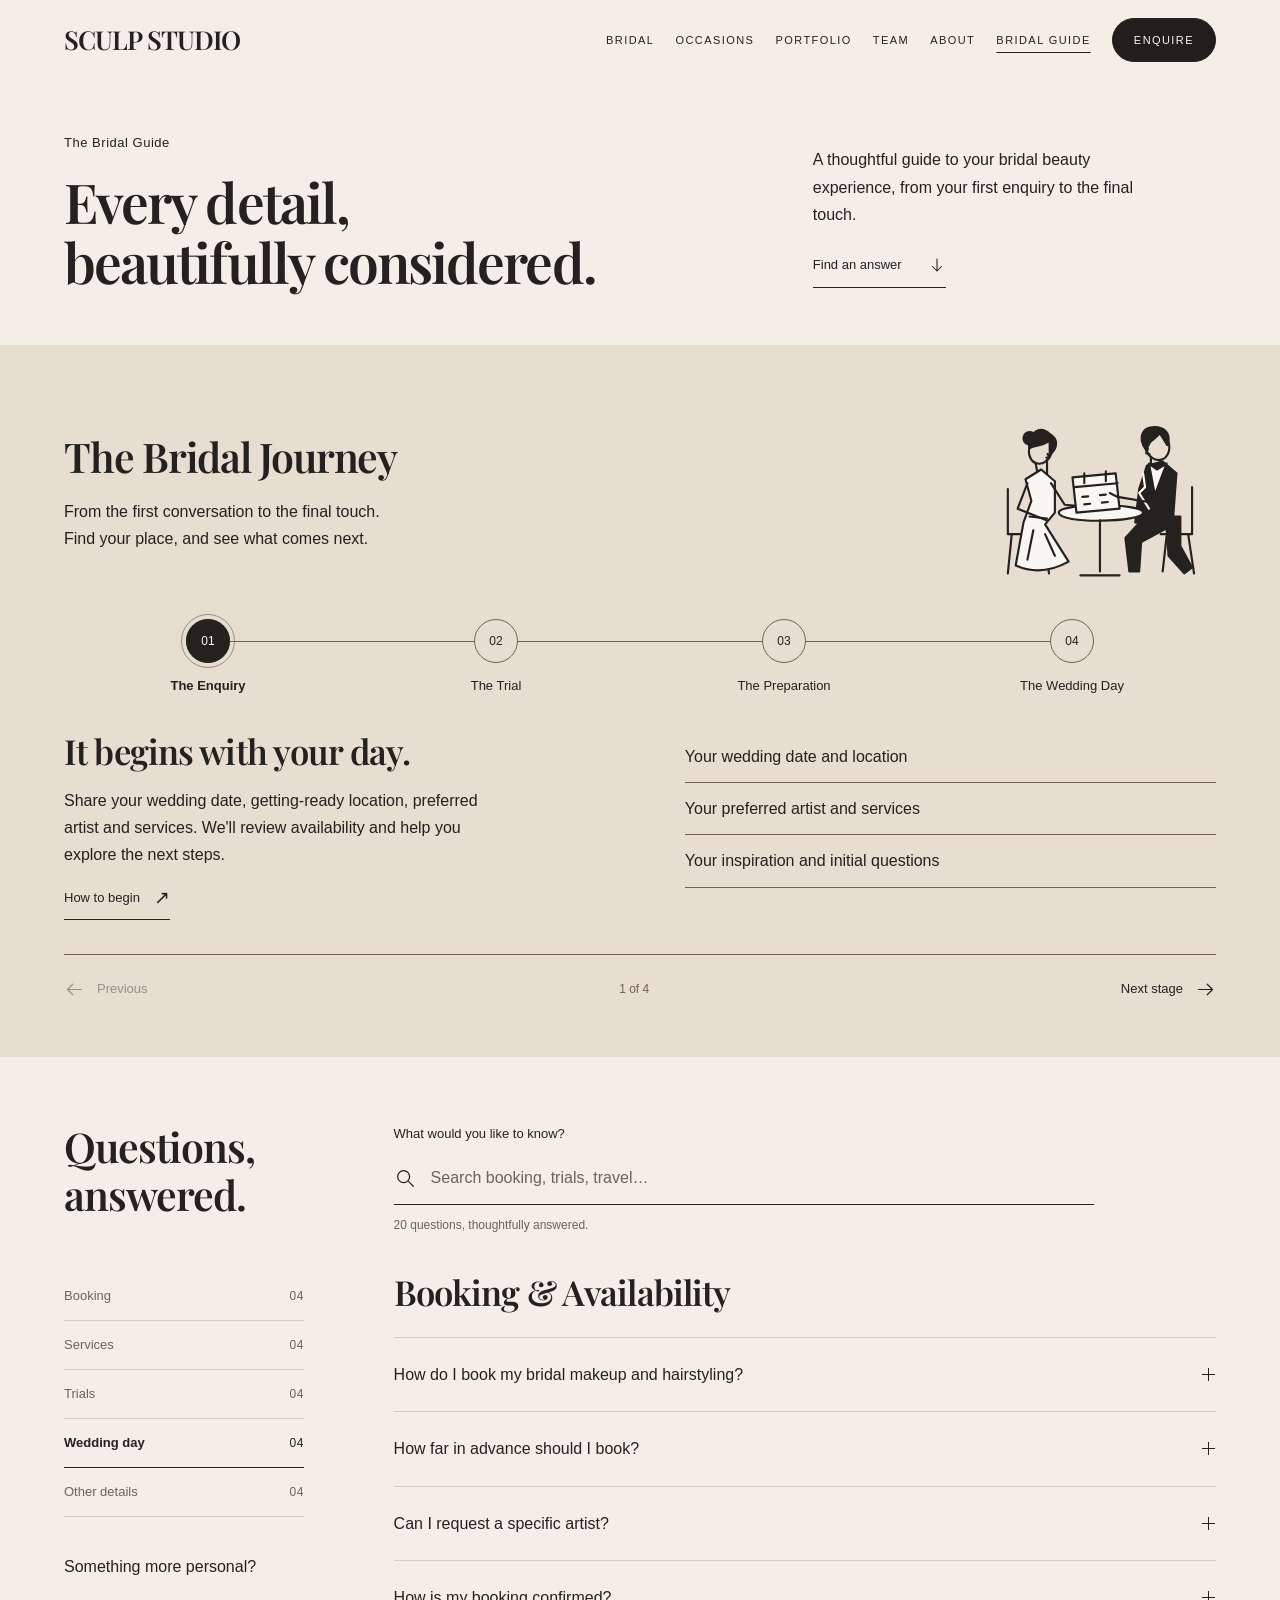
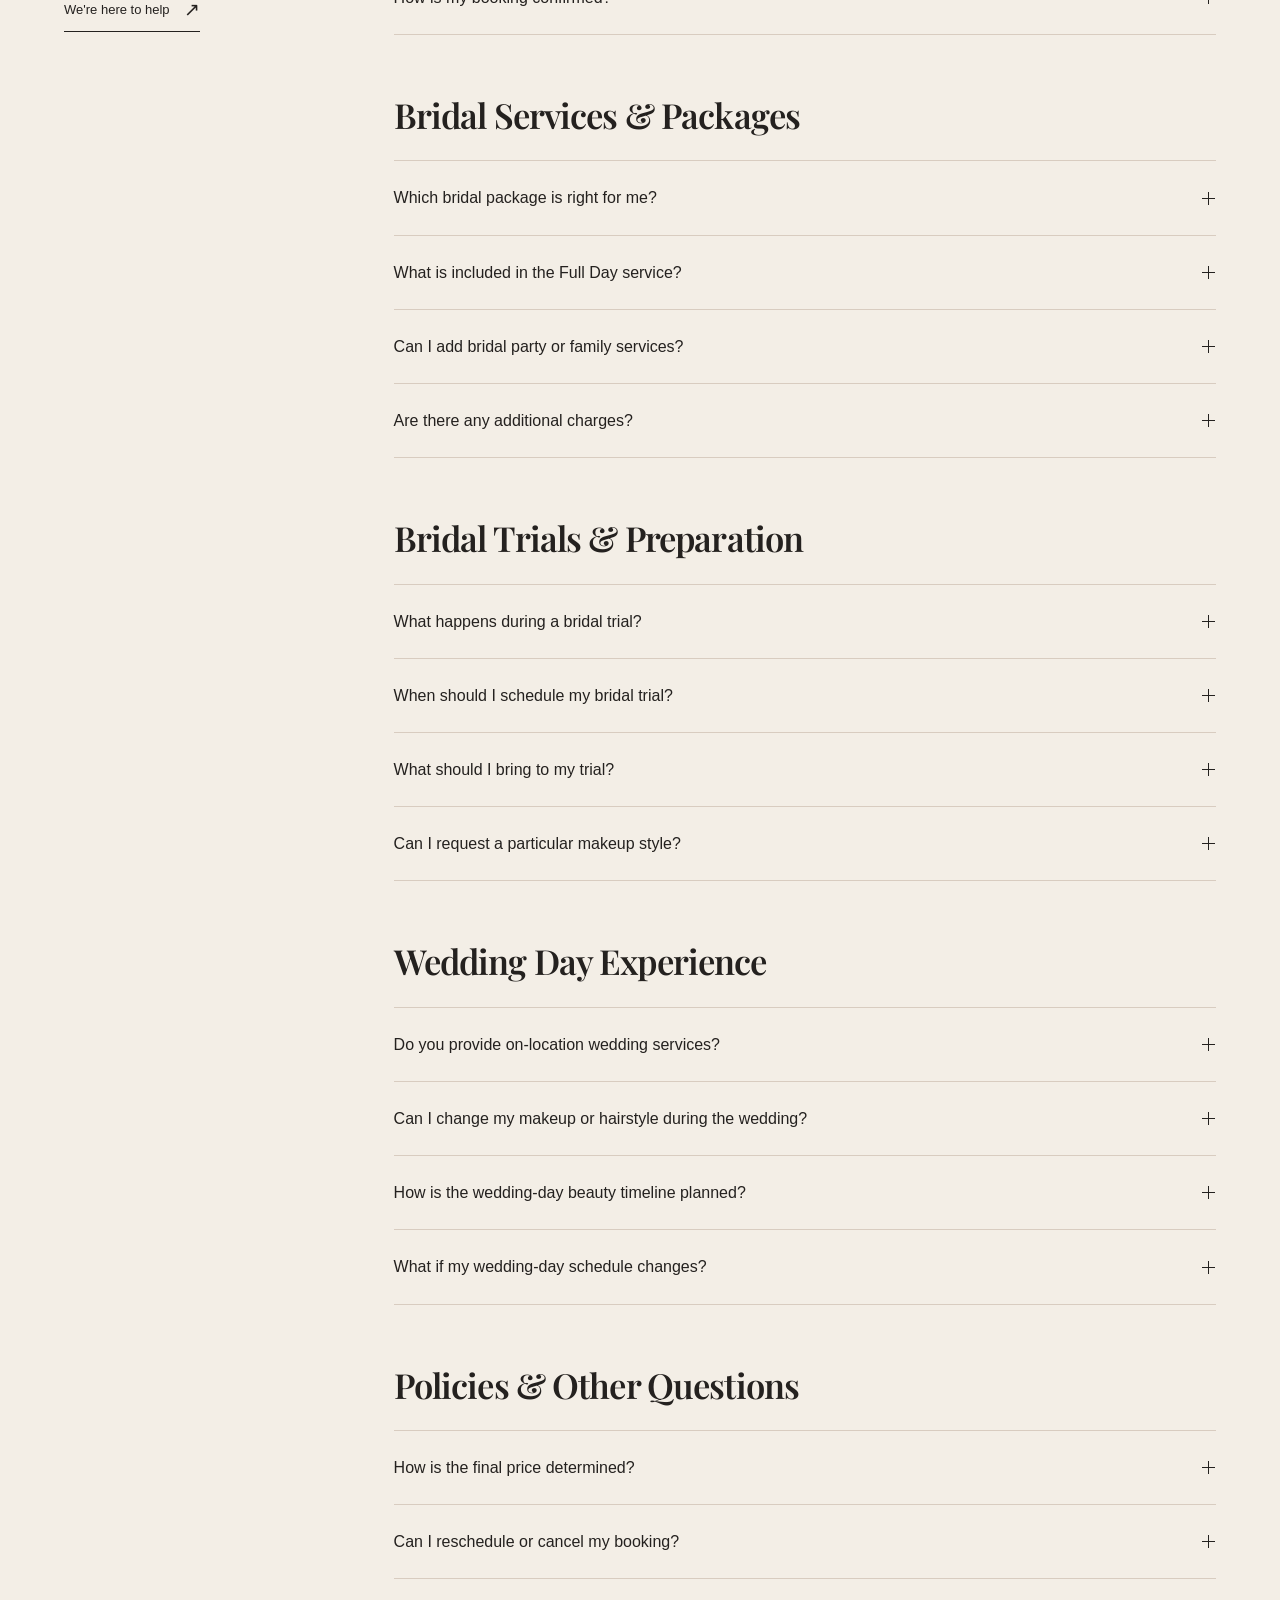
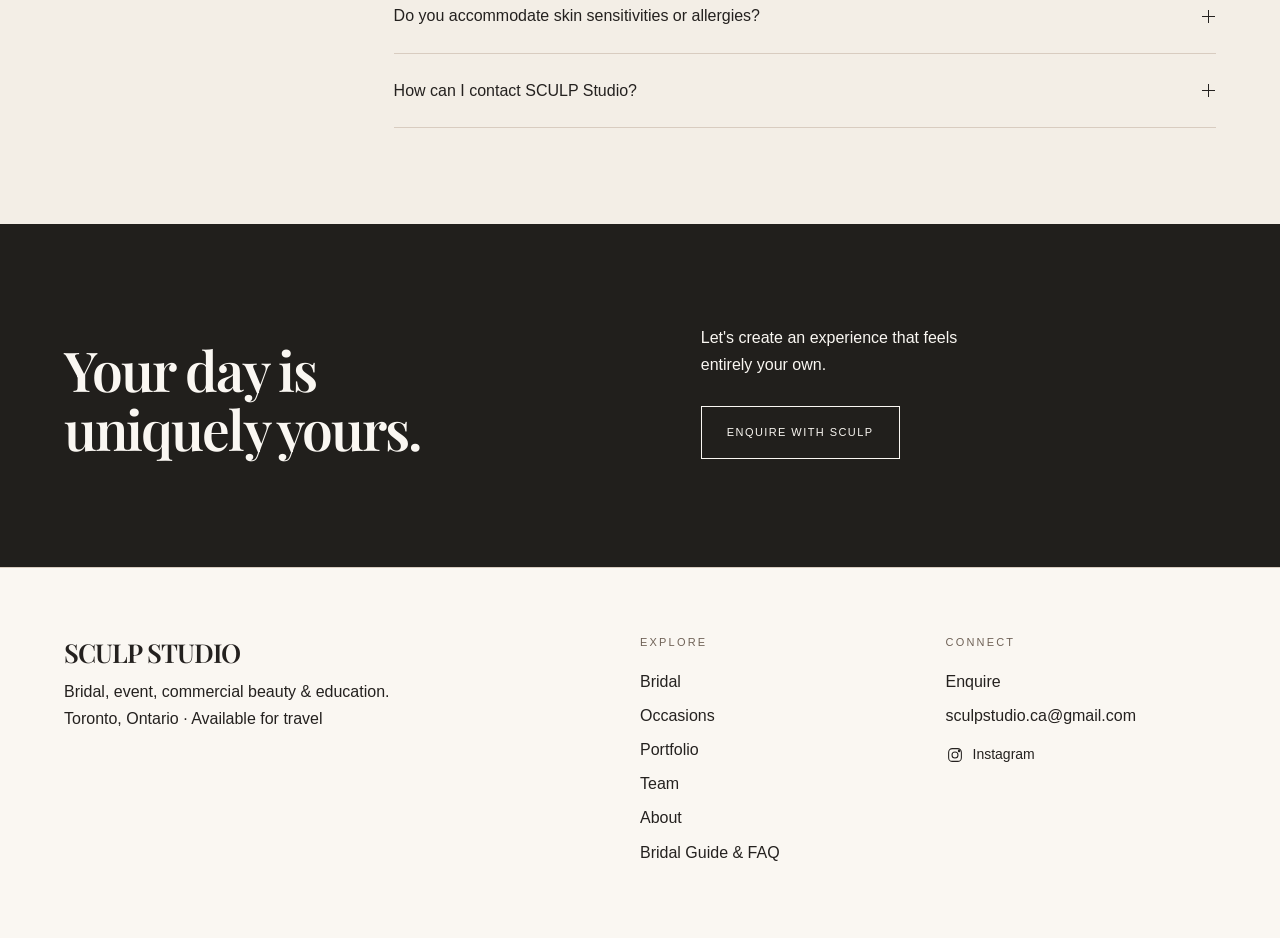
<file: faq/index.html>
<!doctype html>
<html lang="en"><head><meta charset="utf-8"><meta name="viewport" content="width=device-width, initial-scale=1">
<title>Bridal Makeup FAQ | Wedding Beauty Guide | SCULP Studio</title>
<meta name="description" content="Explore SCULP Studio's bridal beauty guide: booking, artists, wedding makeup and hair, trials, preparation and your wedding-day experience in Toronto.">
<meta name="theme-color" content="#f3eee6"><meta name="robots" content="index,follow,max-image-preview:large">
<link rel="canonical" href="https://sculpstudio.ca/faq/">
<meta property="og:type" content="website"><meta property="og:title" content="The Bridal Guide | SCULP Studio">
<meta property="og:description" content="A thoughtful guide to your bridal beauty experience, from your first enquiry to the final touch.">
<meta property="og:url" content="https://sculpstudio.ca/faq/">
<link rel="preconnect" href="https://fonts.googleapis.com"><link rel="preconnect" href="https://fonts.gstatic.com" crossorigin>
<link href="https://fonts.googleapis.com/css2?family=Playfair+Display:wght@500;600&display=swap" rel="stylesheet">
<link rel="stylesheet" href="/faq/faq.css?v=20261021-6"><script src="/faq/faq.js?v=20261021-6" defer></script>
<script type="application/ld+json">{"@context": "https://schema.org", "@type": "FAQPage", "mainEntity": [{"@type": "Question", "name": "How do I book my bridal makeup and hairstyling?", "acceptedAnswer": {"@type": "Answer", "text": "Send us your wedding date, getting-ready location, preferred artist and requested services. Our team will review availability and guide you through the next steps."}}, {"@type": "Question", "name": "How far in advance should I book?", "acceptedAnswer": {"@type": "Answer", "text": "We recommend reaching out as soon as your wedding date is confirmed, especially during peak wedding season."}}, {"@type": "Question", "name": "Can I request a specific artist?", "acceptedAnswer": {"@type": "Answer", "text": "You are welcome to request your preferred SCULP artist. Availability depends on your wedding date and selected services."}}, {"@type": "Question", "name": "How is my booking confirmed?", "acceptedAnswer": {"@type": "Answer", "text": "Your booking is confirmed according to the terms in your booking agreement. An enquiry alone does not reserve your date."}}, {"@type": "Question", "name": "Which bridal package is right for me?", "acceptedAnswer": {"@type": "Answer", "text": "Our Bridal Trial, Half Day and Full Day options are designed for different needs. Share your timeline and preferred looks, and we'll help you explore the most suitable option."}}, {"@type": "Question", "name": "What is included in the Full Day service?", "acceptedAnswer": {"@type": "Answer", "text": "Please refer to our current Full Day service description for coverage and styling arrangements. Your booking details will be confirmed before the event."}}, {"@type": "Question", "name": "Can I add bridal party or family services?", "acceptedAnswer": {"@type": "Answer", "text": "Additional services may be arranged depending on the number of guests, required timing and artist availability."}}, {"@type": "Question", "name": "Are there any additional charges?", "acceptedAnswer": {"@type": "Answer", "text": "Additional charges may apply depending on travel, timing, location or requested services. Applicable charges will be confirmed in your quotation."}}, {"@type": "Question", "name": "What happens during a bridal trial?", "acceptedAnswer": {"@type": "Answer", "text": "Your trial is an opportunity to explore your preferred makeup and hairstyle, discuss inspiration and refine the details with your artist."}}, {"@type": "Question", "name": "When should I schedule my bridal trial?", "acceptedAnswer": {"@type": "Answer", "text": "We recommend arranging your trial sufficiently ahead of your wedding to allow time for adjustments and planning."}}, {"@type": "Question", "name": "What should I bring to my trial?", "acceptedAnswer": {"@type": "Answer", "text": "Bring inspiration photos, images of your wedding dress and accessories, and any preferences or concerns you would like to discuss."}}, {"@type": "Question", "name": "Can I request a particular makeup style?", "acceptedAnswer": {"@type": "Answer", "text": "Absolutely. We encourage you to share inspiration images so your artist can tailor the look to your features and personal style."}}, {"@type": "Question", "name": "Do you provide on-location wedding services?", "acceptedAnswer": {"@type": "Answer", "text": "On-location arrangements can be discussed when you enquire. Please share your venue and schedule so we can confirm the options."}}, {"@type": "Question", "name": "Can I change my makeup or hairstyle during the wedding?", "acceptedAnswer": {"@type": "Answer", "text": "Look changes depend on your selected service, coverage and wedding schedule. Please discuss your preferred looks in advance."}}, {"@type": "Question", "name": "How is the wedding-day beauty timeline planned?", "acceptedAnswer": {"@type": "Answer", "text": "Our team can coordinate the beauty schedule based on your ceremony time, getting-ready location and the number of people receiving services."}}, {"@type": "Question", "name": "What if my wedding-day schedule changes?", "acceptedAnswer": {"@type": "Answer", "text": "Please inform our team as early as possible. We will review possible adjustments based on your confirmed booking."}}, {"@type": "Question", "name": "How is the final price determined?", "acceptedAnswer": {"@type": "Answer", "text": "Your final quotation reflects your selected artist, services, event schedule, location and any agreed additional arrangements."}}, {"@type": "Question", "name": "Can I reschedule or cancel my booking?", "acceptedAnswer": {"@type": "Answer", "text": "Rescheduling and cancellation requests are handled according to the terms agreed upon at booking."}}, {"@type": "Question", "name": "Do you accommodate skin sensitivities or allergies?", "acceptedAnswer": {"@type": "Answer", "text": "Please inform your artist about known allergies or sensitivities before your appointment so suitable options can be discussed."}}, {"@type": "Question", "name": "How can I contact SCULP Studio?", "acceptedAnswer": {"@type": "Answer", "text": "You can contact our team through the official enquiry form on the SCULP Studio website."}}]}</script>
</head><body><div id="sculp-site"><a class="skip-link" href="#guide">Skip to bridal guide</a>
<header class="mast"><div class="shell mast-inner"><a class="logo" href="/#home">SCULP STUDIO</a><button class="mobile-toggle" type="button" aria-expanded="false" aria-controls="sculp-nav">MENU ☰</button><nav class="nav" id="sculp-nav" aria-label="Main navigation"><a href="/#bridal">BRIDAL</a><a href="/#occasions">OCCASIONS</a><a href="/#portfolio">PORTFOLIO</a><a href="/#team">TEAM</a><a href="/#about">ABOUT</a><a href="/faq/" aria-current="page" class="active">BRIDAL GUIDE</a><a href="/#book">ENQUIRE</a></nav></div></header>
<main id="guide">
<section class="guide-hero shell" aria-labelledby="guide-title"><div class="guide-intro"><p class="guide-name">The Bridal Guide</p><h1 id="guide-title">Every detail,<br>beautifully considered.</h1></div><div class="guide-introduction"><p class="guide-description">A thoughtful guide to your bridal beauty experience, from your first enquiry to the final touch.</p><a class="text-link faq-jump" href="#faq-answers">Find an answer<svg viewBox="0 0 24 24" aria-hidden="true"><path d="M12 4v16m-6-6 6 6 6-6"/></svg></a></div></section>
<section id="bridal-journey" class="journey" aria-labelledby="journey-title"><svg xmlns="http://www.w3.org/2000/svg" class="journey-art-library" aria-hidden="true" width="0" height="0">
  <defs>
    <!-- Shared faces keep the identity; each scene has its own body and gesture. -->
    <g id="journey-bride-head">
      <ellipse cy="1" rx="5.8" ry="7.2" fill="var(--sand)"/>
      <path fill="var(--ink)" d="M-5.8 2c-3-8 2-13 8-10 5 1 6 6 3 10L3-5C1-1-3-1-5.8 2z"/>
      <circle cx="-7" cy="-3" r="3.2" fill="var(--ink)"/>
      <path d="m4 2 1.5 1-1.5 1"/>
    </g>
    <g id="journey-groom-head">
      <ellipse cy="1" rx="6" ry="7.3" fill="var(--sand)"/>
      <path fill="var(--ink)" d="M-6 2c-3-9 2-13 9-10 4 2 5 6 2 10L3-5C0-2-3-4-6 2z"/>
      <path d="m-5 1-1.5 2L-5 4"/>
    </g>




  </defs>
</svg><div class="shell"><div class="journey-heading"><div class="journey-heading-copy"><h2 id="journey-title">The Bridal Journey</h2><p>From the first conversation to the final touch.<br>Find your place, and see what comes next.</p></div><div class="journey-visual" aria-hidden="true"><svg class="journey-scene" data-scene="enquiry" viewBox="0 0 120 100" aria-hidden="true" focusable="false">
      <!-- Seated, leaning towards a shared date at a small table. -->
      <path d="M14 48v23h21m-19 0-2 20m18-20 3 20m73-44v24H92m14 0 3 20M95 72l-2 18"/>
      <path fill="var(--ink)" d="m84 62-10 11 2 17h5l1-15 13-7 1 14 8 9 4-3-6-11V62z"/>
      <path fill="var(--ink)" d="m85 36 8-2 7 6-2 27-19-2 2-17z"/>
      <path fill="var(--paper)" d="m86 35 3 16 6-16-5 3z"/>
      <path stroke="var(--paper)" d="m83 40 1 7-3 3 5 8"/>
      <path d="m87 29 0 7m5-7 0 7"/>
      <g data-motion="nod-left" data-pivot="90 27"><use href="#journey-groom-head" transform="translate(90 25) rotate(-16)"/></g>
      <path fill="var(--paper)" d="m23 43 8-5 7 6 0 16-5 6 12 19c-9 5-18 6-27 2l4-22 4-11z"/>
      <path d="m28 34 1 5m5-5 0 6m-9 22 9 1m-7 6-3 15m9-13 5 11"/>
      <g data-motion="nod-right" data-pivot="31 30"><use href="#journey-bride-head" transform="translate(31 27) rotate(17)"/></g>
      <path d="m24 45-5 13 15 6"/>
      <g data-motion="reach" data-pivot="36 45"><path d="m36 45 7 11 12 1m-1 0 3-2"/></g>
      <path fill="var(--paper)" d="M40 60c0-5 43-5 43 0s-43 6-43 0z"/>
      <path d="M61 64v26m-10 2h20"/>
      <g data-motion="calendar" data-pivot="60 59">
        <path fill="var(--paper)" d="m47 42 22-2 2 18-22 2z"/>
        <path d="m48 47 22-2m-17-5v5m11-6v5m-12 8 3-.3m6-.6 3-.3m-11 5 3-.3m6-.6 3-.3"/>
      </g>
      <g data-motion="point" data-pivot="98 42"><path d="m98 42-10 13-18-3m0 0-4-2"/></g>
    </svg><svg class="journey-scene" data-scene="trial" viewBox="0 0 120 100" aria-hidden="true" focusable="false" hidden>
      <!-- Bride seated, groom holding a mirror; her brush moves towards her face. -->
      <path d="M18 48v23h23m-21 0-2 21m20-21 3 21"/>
      <path fill="var(--ink)" d="m87 61-3 30h6l5-25 3 25h6l-2-30z"/>
      <path d="M83 93h8m6 0h9"/>
      <path fill="var(--ink)" d="m87 31 8-2 9 5-3 30-15 1-3-19z"/>
      <path fill="var(--paper)" d="m91 30 3 18 5-18-4 3z"/>
      <path stroke="var(--paper)" d="m87 35 2 8-3 3 6 11"/>
      <path d="m92 24 0 7m6-7 0 7"/>
      <g data-motion="nod-left" data-pivot="96 22"><use href="#journey-groom-head" transform="translate(96 19) rotate(-10)"/></g>
      <path fill="var(--paper)" d="m28 42 8-4 8 5-2 19 11 11 11 15c-13 5-29 5-43 0l1-23 8-11z"/>
      <path d="m32 34 1 5m5-5 0 5m-8 23 12 0m-8 8-4 15m11-13 12 13"/>
      <g data-motion="nod-right" data-pivot="36 30"><use href="#journey-bride-head" transform="translate(36 27) rotate(4)"/></g>
      <path d="m28 44-3 14 15 5m61-28 9 19-12 9"/>
      <g data-motion="mirror" data-pivot="75 51">
        <path d="m86 37-4 14-9 1"/>
        <ellipse cx="71" cy="30" rx="10" ry="14" fill="var(--paper)"/>
        <path d="M71 44v9m-4-32c3-3 7-2 9 1"/>
      </g>
      <g data-motion="brush" data-pivot="43 45">
        <path d="m43 45 9 5 4-18m0 0-9-6"/>
        <path stroke="var(--ink)" stroke-width="2.4" d="m47 26-3-2"/>
      </g>
    </svg><svg class="journey-scene" data-scene="preparation" viewBox="0 0 120 100" aria-hidden="true" focusable="false" hidden>
      <!-- A side-on bride and a groom leaning in to arrange the long veil. -->
      <g data-motion="veil" data-pivot="33 17">
        <path fill="var(--paper)" d="M32 17C54 7 81 26 84 52l11 33c-15 8-31 8-49 2L38 38z"/>
        <path d="M38 20c17 2 31 15 35 35l10 28M42 30l12 51"/>
      </g>
      <path fill="var(--ink)" d="m84 63-11 17 7 12 5-2-4-10 12-12 3 11 9 13 4-3-7-14-1-16z"/>
      <path fill="var(--ink)" d="m78 35 9-2 14 9-3 23-18-2-6-15z"/>
      <path fill="var(--paper)" d="m80 34 4 16 7-13-7 1z"/>
      <path stroke="var(--paper)" d="m78 39 2 7-2 4 6 8"/>
      <path d="m78 27 3 8m5-9 1 8"/>
      <g data-motion="nod-left" data-pivot="82 25"><use href="#journey-groom-head" transform="translate(82 22) rotate(-24)"/></g>
      <path fill="var(--paper)" d="m24 37 7-3 9 5-4 18 21 31c-13 5-29 6-43 1l13-32z"/>
      <path d="m27 30 1 5m6-5 1 5m-8 22 9 0m-7 7-7 21m13-19 11 18"/>
      <g data-motion="turn" data-pivot="31 27"><use href="#journey-bride-head" transform="translate(31 23) rotate(-12)"/></g>
      <path d="m24 39-9 13 10 7m15-19 6 11"/>
      <g data-motion="arrange" data-pivot="96 43"><path d="m96 43-12 6-25-15m0 0-5-2m24 7-12-9-15-3m0 0-4-3"/></g>
    </svg><svg class="journey-scene" data-scene="wedding" viewBox="0 0 120 100" aria-hidden="true" focusable="false" hidden>
      <!-- Both moving forwards: open strides, a trailing skirt and joined hands. -->
      <g data-motion="veil" data-pivot="43 15"><path fill="var(--paper)" d="M43 15C28 14 25 40 9 57c16 6 29-4 37-17z"/><path d="M39 22C30 36 26 46 16 53"/></g>
      <g data-motion="bride-step" data-pivot="48 67"><path d="m48 67-9 15-3 10m-4 0h7"/></g>
      <path d="m54 69 8 14 9 6m-1 3 5-3"/>
      <g data-motion="groom-step" data-pivot="86 57"><path fill="var(--ink)" d="m83 56-10 21-16 12 3 4 20-12 11-21z"/><path d="m55 91 5 4"/></g>
      <path fill="var(--ink)" d="m87 55 12 18 10 13-4 4-13-14-12-16z"/>
      <path d="m105 91 6-4"/>
      <path fill="var(--ink)" d="m80 29 7-2 9 5-3 28-17-2 0-18z"/>
      <path fill="var(--paper)" d="m83 28 3 17 6-16-5 2z"/>
      <path stroke="var(--paper)" d="m80 33 2 7-3 3 5 9"/>
      <path d="m84 22 0 7m5-6 0 6"/>
      <use href="#journey-groom-head" transform="translate(88 17) rotate(9)"/>
      <g data-motion="skirt" data-pivot="49 48"><path fill="var(--paper)" d="M42 49c-9 14-15 26-30 35 18 5 37 8 55 2L55 49z"/><path d="M43 59 27 81m25-19 6 21"/></g>
      <path fill="var(--paper)" d="m38 34 7-4 11 5-1 19-13-1z"/>
      <path d="m43 25 1 6m5-5 1 6m-11 6-8 12 8 6"/>
      <use href="#journey-bride-head" transform="translate(46 19) rotate(8)"/>
      <g data-motion="joined-hands" data-pivot="63 48"><path d="m55 37 5 11 7 1m12-15-7 13-5 2"/></g>
      <g data-motion="wave" data-pivot="94 35"><path d="m94 35 9 12 6-9m0 0 1-4"/></g>
      <path d="m34 51-4-8m7 9 0-10m-2 10-8-6"/>
      <circle cx="29" cy="41" r="3.3" fill="var(--paper)"/><circle cx="37" cy="40" r="3.5" fill="var(--paper)"/><circle cx="25" cy="45" r="3" fill="var(--paper)"/>
    </svg></div></div><div class="journey-nav" aria-label="The bridal journey stages"><div class="journey-track" aria-hidden="true"><span></span></div><div class="journey-marker" aria-hidden="true"><span>01</span></div><button type="button" id="stage-enquiry" data-stage="0" aria-label="The Enquiry" aria-controls="panel-enquiry"><span class="stage-node" aria-hidden="true">01</span><span class="stage-label-desktop">The Enquiry</span><span class="stage-label-mobile" aria-hidden="true">Enquiry</span></button><button type="button" id="stage-trial" data-stage="1" aria-label="The Trial" aria-controls="panel-trial"><span class="stage-node" aria-hidden="true">02</span><span class="stage-label-desktop">The Trial</span><span class="stage-label-mobile" aria-hidden="true">Trial</span></button><button type="button" id="stage-preparation" data-stage="2" aria-label="The Preparation" aria-controls="panel-preparation"><span class="stage-node" aria-hidden="true">03</span><span class="stage-label-desktop">The Preparation</span><span class="stage-label-mobile" aria-hidden="true">Preparation</span></button><button type="button" id="stage-day" data-stage="3" aria-label="The Wedding Day" aria-controls="panel-day"><span class="stage-node" aria-hidden="true">04</span><span class="stage-label-desktop">The Wedding Day</span><span class="stage-label-mobile" aria-hidden="true">Wedding day</span></button></div><div class="journey-panels"><section class="journey-panel" id="panel-enquiry" aria-labelledby="stage-enquiry"><div class="journey-copy"><h3>It begins with your day.</h3><p>Share your wedding date, getting-ready location, preferred artist and services. We&#x27;ll review availability and help you explore the next steps.</p><a class="text-link" href="#book-bridal">How to begin</a></div><ul><li>Your wedding date and location</li><li>Your preferred artist and services</li><li>Your inspiration and initial questions</li></ul></section><section class="journey-panel" id="panel-trial" aria-labelledby="stage-trial"><div class="journey-copy"><h3>A look that feels like you.</h3><p>Explore your makeup and hairstyle with your artist. Bring the references, dress details and accessories that help tell your story.</p><a class="text-link" href="#bring-to-trial">Prepare for your trial</a></div><ul><li>Makeup and hair inspiration</li><li>Your dress and accessory photos</li><li>Personal preferences and concerns</li></ul></section><section class="journey-panel" id="panel-preparation" aria-labelledby="stage-preparation"><div class="journey-copy"><h3>Bring the details together.</h3><p>Share your ceremony time, getting-ready location and service list so the beauty schedule can be planned around your celebration.</p><a class="text-link" href="#beauty-timeline">Planning your beauty timeline</a></div><ul><li>Your ceremony and ready-by times</li><li>Everyone receiving services</li><li>Planned looks and schedule updates</li></ul></section><section class="journey-panel" id="panel-day" aria-labelledby="stage-day"><div class="journey-copy"><h3>Your moment, beautifully yours.</h3><p>Your artist works with your confirmed service and schedule. Discuss touch-ups and look changes in advance so the arrangements suit your day.</p><a class="text-link" href="#look-changes">Explore wedding-day details</a></div><ul><li>Your confirmed beauty schedule</li><li>Your selected service and coverage</li><li>Any agreed touch-ups or look changes</li></ul></section></div><div class="journey-controls" hidden><button type="button" class="journey-previous" aria-label="Previous journey stage"><svg viewBox="0 0 24 24" aria-hidden="true"><path d="M20 12H4m6-6-6 6 6 6"/></svg><span>Previous</span></button><span class="journey-count" aria-hidden="true">1 of 4</span><button type="button" class="journey-next" aria-label="Next journey stage"><span>Next stage</span><svg viewBox="0 0 24 24" aria-hidden="true"><path d="M4 12h16m-6-6 6 6-6 6"/></svg></button><span class="sr-only journey-status" role="status" aria-live="polite" aria-atomic="true"></span></div></div></section>
<section id="faq-answers" class="faq-section" aria-labelledby="questions-title" tabindex="-1"><div class="faq-heading shell"><h2 id="questions-title">Questions, answered.</h2><div class="search-area" hidden><label for="faq-search">What would you like to know?</label><div class="search-field"><svg aria-hidden="true" viewBox="0 0 24 24"><circle cx="10.5" cy="10.5" r="6.5"/><path d="m16 16 5 5"/></svg><input type="search" id="faq-search" placeholder="Search booking, trials, travel…" autocomplete="off" maxlength="160" aria-describedby="search-status"><button type="button" id="clear-search" aria-label="Clear search" hidden>Clear</button></div><p id="search-status" class="search-status" role="status" aria-live="polite" aria-atomic="true">20 questions, thoughtfully answered.</p></div></div>
<div class="guide-body shell"><aside class="guide-sidebar"><nav class="category-nav" aria-label="FAQ categories"><a href="#booking" data-category="booking" aria-current="location"><span>Booking</span><span class="category-count" aria-label="4 questions">04</span></a><a href="#services" data-category="services"><span>Services</span><span class="category-count" aria-label="4 questions">04</span></a><a href="#trials" data-category="trials"><span>Trials</span><span class="category-count" aria-label="4 questions">04</span></a><a href="#wedding-day" data-category="wedding-day"><span>Wedding day</span><span class="category-count" aria-label="4 questions">04</span></a><a href="#policies" data-category="policies"><span>Other details</span><span class="category-count" aria-label="4 questions">04</span></a></nav><div class="sidebar-note"><p>Something more personal?</p><a class="text-link" href="/#book" data-enquiry="sidebar">We're here to help</a></div></aside><div class="faq-content"><div id="no-results" class="no-results" hidden><h2>Let's find your answer.</h2><p>No questions match your search. Try “trial”, “travel” or “booking”, or ask our team.</p><button class="text-link" type="button" id="reset-search">Show all questions</button><a class="text-link" href="/#book" data-enquiry="no-results">Enquire with SCULP</a></div><section class="faq-category" id="booking" aria-labelledby="heading-booking"><h2 id="heading-booking">Booking &amp; Availability</h2><details id="book-bridal" class="faq-item"><summary><h3>How do I book my bridal makeup and hairstyling?</h3><span class="disclosure" aria-hidden="true"></span></summary><div class="answer"><p>Send us your wedding date, getting-ready location, preferred artist and requested services. Our team will review availability and guide you through the next steps.</p><div class="answer-tools"><a class="text-link" href="/#book?service=Bridal" data-enquiry="answer">Start your enquiry</a></div></div></details><details id="when-to-book" class="faq-item"><summary><h3>How far in advance should I book?</h3><span class="disclosure" aria-hidden="true"></span></summary><div class="answer"><p>We recommend reaching out as soon as your wedding date is confirmed, especially during peak wedding season.</p></div></details><details id="choose-artist" class="faq-item"><summary><h3>Can I request a specific artist?</h3><span class="disclosure" aria-hidden="true"></span></summary><div class="answer"><p>You are welcome to request your preferred SCULP artist. Availability depends on your wedding date and selected services.</p><div class="answer-tools"><a class="text-link" href="/#team" data-enquiry="answer">Meet the artists</a></div></div></details><details id="booking-confirmation" class="faq-item"><summary><h3>How is my booking confirmed?</h3><span class="disclosure" aria-hidden="true"></span></summary><div class="answer"><p>Your booking is confirmed according to the terms in your booking agreement. An enquiry alone does not reserve your date.</p></div></details></section><section class="faq-category" id="services" aria-labelledby="heading-services"><h2 id="heading-services">Bridal Services &amp; Packages</h2><details id="choose-package" class="faq-item"><summary><h3>Which bridal package is right for me?</h3><span class="disclosure" aria-hidden="true"></span></summary><div class="answer"><p>Our Bridal Trial, Half Day and Full Day options are designed for different needs. Share your timeline and preferred looks, and we&#x27;ll help you explore the most suitable option.</p><div class="answer-tools"><a class="text-link" href="/#bridal?section=bridal-services" data-enquiry="answer">Explore bridal services</a></div></div></details><details id="full-day" class="faq-item"><summary><h3>What is included in the Full Day service?</h3><span class="disclosure" aria-hidden="true"></span></summary><div class="answer"><p>Please refer to our current Full Day service description for coverage and styling arrangements. Your booking details will be confirmed before the event.</p><div class="answer-tools"><a class="text-link" href="/#bridal?section=bridal-services" data-enquiry="answer">View the current services</a></div></div></details><details id="bridal-party" class="faq-item"><summary><h3>Can I add bridal party or family services?</h3><span class="disclosure" aria-hidden="true"></span></summary><div class="answer"><p>Additional services may be arranged depending on the number of guests, required timing and artist availability.</p></div></details><details id="additional-charges" class="faq-item"><summary><h3>Are there any additional charges?</h3><span class="disclosure" aria-hidden="true"></span></summary><div class="answer"><p>Additional charges may apply depending on travel, timing, location or requested services. Applicable charges will be confirmed in your quotation.</p></div></details></section><section class="faq-category" id="trials" aria-labelledby="heading-trials"><h2 id="heading-trials">Bridal Trials &amp; Preparation</h2><details id="trial-experience" class="faq-item"><summary><h3>What happens during a bridal trial?</h3><span class="disclosure" aria-hidden="true"></span></summary><div class="answer"><p>Your trial is an opportunity to explore your preferred makeup and hairstyle, discuss inspiration and refine the details with your artist.</p></div></details><details id="trial-timing" class="faq-item"><summary><h3>When should I schedule my bridal trial?</h3><span class="disclosure" aria-hidden="true"></span></summary><div class="answer"><p>We recommend arranging your trial sufficiently ahead of your wedding to allow time for adjustments and planning.</p></div></details><details id="bring-to-trial" class="faq-item"><summary><h3>What should I bring to my trial?</h3><span class="disclosure" aria-hidden="true"></span></summary><div class="answer"><p>Bring inspiration photos, images of your wedding dress and accessories, and any preferences or concerns you would like to discuss.</p></div></details><details id="makeup-style" class="faq-item"><summary><h3>Can I request a particular makeup style?</h3><span class="disclosure" aria-hidden="true"></span></summary><div class="answer"><p>Absolutely. We encourage you to share inspiration images so your artist can tailor the look to your features and personal style.</p><div class="answer-tools"><a class="text-link" href="/#portfolio" data-enquiry="answer">Find your inspiration</a></div></div></details></section><section class="faq-category" id="wedding-day" aria-labelledby="heading-wedding-day"><h2 id="heading-wedding-day">Wedding Day Experience</h2><details id="on-location" class="faq-item"><summary><h3>Do you provide on-location wedding services?</h3><span class="disclosure" aria-hidden="true"></span></summary><div class="answer"><p>On-location arrangements can be discussed when you enquire. Please share your venue and schedule so we can confirm the options.</p></div></details><details id="look-changes" class="faq-item"><summary><h3>Can I change my makeup or hairstyle during the wedding?</h3><span class="disclosure" aria-hidden="true"></span></summary><div class="answer"><p>Look changes depend on your selected service, coverage and wedding schedule. Please discuss your preferred looks in advance.</p></div></details><details id="beauty-timeline" class="faq-item"><summary><h3>How is the wedding-day beauty timeline planned?</h3><span class="disclosure" aria-hidden="true"></span></summary><div class="answer"><p>Our team can coordinate the beauty schedule based on your ceremony time, getting-ready location and the number of people receiving services.</p></div></details><details id="schedule-changes" class="faq-item"><summary><h3>What if my wedding-day schedule changes?</h3><span class="disclosure" aria-hidden="true"></span></summary><div class="answer"><p>Please inform our team as early as possible. We will review possible adjustments based on your confirmed booking.</p></div></details></section><section class="faq-category" id="policies" aria-labelledby="heading-policies"><h2 id="heading-policies">Policies &amp; Other Questions</h2><details id="final-price" class="faq-item"><summary><h3>How is the final price determined?</h3><span class="disclosure" aria-hidden="true"></span></summary><div class="answer"><p>Your final quotation reflects your selected artist, services, event schedule, location and any agreed additional arrangements.</p></div></details><details id="reschedule-cancel" class="faq-item"><summary><h3>Can I reschedule or cancel my booking?</h3><span class="disclosure" aria-hidden="true"></span></summary><div class="answer"><p>Rescheduling and cancellation requests are handled according to the terms agreed upon at booking.</p></div></details><details id="skin-sensitivities" class="faq-item"><summary><h3>Do you accommodate skin sensitivities or allergies?</h3><span class="disclosure" aria-hidden="true"></span></summary><div class="answer"><p>Please inform your artist about known allergies or sensitivities before your appointment so suitable options can be discussed.</p></div></details><details id="contact-sculp" class="faq-item"><summary><h3>How can I contact SCULP Studio?</h3><span class="disclosure" aria-hidden="true"></span></summary><div class="answer"><p>You can contact our team through the official enquiry form on the SCULP Studio website.</p><div class="answer-tools"><a class="text-link" href="/#book" data-enquiry="answer">Enquire with SCULP</a></div></div></details></section></div></div></section>
<section class="closing"><div class="shell"><h2>Your day is<br>uniquely yours.</h2><div><p>Let's create an experience that feels entirely your own.</p><a class="button" href="/#book" data-enquiry="closing">ENQUIRE WITH SCULP</a></div></div></section>
</main><footer><div class="shell foot"><div><a class="logo" href="/#home">SCULP STUDIO</a><p>Bridal, event, commercial beauty & education.<br>Toronto, Ontario · Available for travel</p></div><div><div class="eyebrow">Explore</div><a href="/#bridal">Bridal</a><a href="/#occasions">Occasions</a><a href="/#portfolio">Portfolio</a><a href="/#team">Team</a><a href="/#about">About</a><a href="/faq/">Bridal Guide & FAQ</a></div><div><div class="eyebrow">Connect</div><a href="/#book">Enquire</a><a href="mailto:sculpstudio.ca@gmail.com">sculpstudio.ca@gmail.com</a><a class="social-link" href="https://www.instagram.com/sculp_studio/" target="_blank" rel="noopener noreferrer" aria-label="SCULP Studio on Instagram"><span class="social-icon" aria-hidden="true"><svg viewBox="0 0 24 24" role="img"><rect x="3.5" y="3.5" width="17" height="17" rx="5"></rect><circle cx="12" cy="12" r="4"></circle><circle cx="17.5" cy="6.5" r="1"></circle></svg></span><span>Instagram</span></a></div></div></footer></div></body></html>
</file>
<file: motion.css>
/* SCULP motion layer — After Dark interaction quality in the original visual system. */
html{scroll-behavior:smooth}

/* Reading progress */
.sculp-progress{
  position:fixed;top:0;left:0;width:100%;height:2px;z-index:120;
  background:#b29a7e;transform:scaleX(0);transform-origin:left;
  pointer-events:none;will-change:transform;
}

/* Navigation detail */
#sculp-site .nav a:not(:last-child){position:relative;text-decoration:none}
#sculp-site .nav a:not(:last-child)::after{
  content:"";position:absolute;left:0;right:100%;bottom:-10px;height:1px;
  background:currentColor;transition:right .36s cubic-bezier(.16,1,.3,1);
}
#sculp-site .nav a:not(:last-child):hover::after,
#sculp-site .nav a:not(:last-child).active::after{right:0}
#sculp-site .nav a.active{text-decoration:none}

/* Page and scroll reveals. Content stays visible until JS enables motion. */
#sculp-site .view:not([hidden]){animation:sculp-page-in .55s ease both}
@keyframes sculp-page-in{from{opacity:.45}to{opacity:1}}
#sculp-site.motion-ready .view:not([hidden]) .reveal{
  opacity:0;transform:translateY(28px);filter:blur(2px);
  transition:
    opacity .76s ease var(--reveal-delay,0ms),
    transform .9s cubic-bezier(.16,1,.3,1) var(--reveal-delay,0ms),
    filter .8s ease var(--reveal-delay,0ms);
  will-change:opacity,transform,filter;
}
#sculp-site.motion-ready .view:not([hidden]) .reveal.in-view{
  opacity:1;transform:none;filter:none;will-change:auto;
}

/* Refined feedback while retaining the original surfaces and palette. */
#sculp-site .button{position:relative;overflow:hidden;isolation:isolate}
#sculp-site .button::before{
  content:"";position:absolute;inset:0;z-index:-1;background:rgba(212,190,162,.42);
  transform:translateX(-102%);transition:transform .45s cubic-bezier(.16,1,.3,1);
}
#sculp-site .button:hover::before{transform:none}
#sculp-site .button.fill::before{background:rgba(255,255,255,.12)}
#sculp-site .home-service,
#sculp-site .card,
#sculp-site .team-person{transition:transform .5s cubic-bezier(.16,1,.3,1)}
#sculp-site .home-service:hover,
#sculp-site .card:hover,
#sculp-site .team-person:hover{transform:translateY(-4px)}
#sculp-site.motion-ready .view:not([hidden]) .home-service.reveal.in-view:hover,
#sculp-site.motion-ready .view:not([hidden]) .card.reveal.in-view:hover,
#sculp-site.motion-ready .view:not([hidden]) .team-person.reveal.in-view:hover,
#sculp-site.motion-ready .view:not([hidden]) .price-card.reveal.in-view:hover{
  transform:translateY(-4px);
}
#sculp-site details summary{transition:padding-left .35s cubic-bezier(.16,1,.3,1)}
#sculp-site details summary:hover{padding-left:8px}
#sculp-site .view[data-page="portfolio"] .photo:has(img){cursor:default}

/* Portfolio lightbox */
.sculp-lightbox{
  position:fixed;inset:0;z-index:160;display:none;align-items:center;justify-content:center;
  padding:70px 82px;background:rgba(31,29,27,.96);color:#faf7f2;
  backdrop-filter:blur(14px);-webkit-backdrop-filter:blur(14px);
}
.sculp-lightbox.open{display:flex;animation:sculp-lightbox-in .28s ease both}
@keyframes sculp-lightbox-in{from{opacity:0}to{opacity:1}}
.sculp-lightbox img{display:block;max-width:100%;max-height:calc(100vh - 140px);object-fit:contain}
.sculp-lightbox button{
  position:absolute;border:0;background:transparent;color:#faf7f2;cursor:pointer;
  padding:15px;font:500 32px/1 'Playfair Display',Georgia,serif;
  transition:opacity .2s ease,transform .2s ease;
}
.sculp-lightbox button:hover{opacity:.65;transform:scale(1.06)}
.sculp-lightbox button:focus-visible{outline:1px solid currentColor;outline-offset:3px}
.sculp-lightbox .close{right:25px;top:18px}
.sculp-lightbox .prev{left:16px}
.sculp-lightbox .next{right:16px}
.sculp-lightbox .count{
  position:absolute;bottom:22px;font:600 10px/1 Arial,sans-serif;letter-spacing:.2em;
}
.sculp-view-cursor{
  position:fixed;width:56px;height:56px;z-index:150;display:grid;place-items:center;
  border:1px solid rgba(250,247,242,.86);border-radius:50%;background:rgba(36,33,31,.18);
  color:#fff;pointer-events:none;opacity:0;
  transform:translate(-50%,-50%) scale(.7);
  transition:opacity .18s ease,transform .24s cubic-bezier(.16,1,.3,1);
  backdrop-filter:blur(5px);-webkit-backdrop-filter:blur(5px);
}
.sculp-view-cursor::after{content:"VIEW";font:600 8px/1 Arial,sans-serif;letter-spacing:.15em}
.sculp-view-cursor.visible{opacity:1;transform:translate(-50%,-50%) scale(1)}

@media(max-width:950px){
  #sculp-site .nav.open{animation:sculp-menu-in .28s ease both}
  @keyframes sculp-menu-in{from{opacity:0;transform:translateY(-8px)}to{opacity:1;transform:none}}
}
@media(max-width:640px){
  .sculp-lightbox{padding:72px 36px}
  .sculp-lightbox img{max-height:calc(100vh - 150px)}
  .sculp-lightbox .prev{left:2px}.sculp-lightbox .next{right:2px}
}
@media(prefers-reduced-motion:reduce){
  html{scroll-behavior:auto}
  #sculp-site .view:not([hidden]){animation:none}
  #sculp-site.motion-ready .view:not([hidden]) .reveal{
    opacity:1;transform:none;filter:none;transition:none;
  }
  .sculp-progress,.sculp-view-cursor{display:none}
}
</file>
<file: faq/faq.css>
:root{--ivory:#f3eee6;--paper:#faf7f2;--ink:#24211f;--charcoal:#211f1c;--muted:#6f6257;--line:#d8ccc0;--sand:#e7ddd0;--oak:#d4bea2;--display:'Playfair Display',Georgia,serif;--body:Arial,Helvetica,sans-serif;--type-display:clamp(42px,4.3vw,62px);--type-section:clamp(34px,3.2vw,44px);--type-subheading:clamp(28px,2.7vw,36px);--type-body:16px;--type-ui:13px;--type-meta:12px;--leading-body:1.7;--weight-heading:600;--ease:cubic-bezier(.16,1,.3,1)}
*{box-sizing:border-box}html{scroll-behavior:smooth;scroll-padding-top:80px}body{margin:0;background:var(--ivory);color:var(--ink);font:var(--type-body)/var(--leading-body) var(--body)}a{color:inherit;text-decoration:none}button,input{font:inherit;color:inherit}button{cursor:pointer}button:disabled{cursor:default}button,a,input{-webkit-tap-highlight-color:transparent}button:focus-visible,a:focus-visible,summary:focus-visible,input:focus-visible{outline:2px solid var(--ink);outline-offset:6px}::selection{background:var(--oak);color:var(--ink)}[hidden]{display:none!important}p{margin:0 0 24px}h1,h2,h3{margin:0;font-weight:var(--weight-heading)}svg{fill:none;stroke:currentColor;stroke-width:1.4;stroke-linecap:round;stroke-linejoin:round}.shell{max-width:1440px;margin:auto;padding-inline:clamp(30px,5vw,96px)}.sr-only{position:absolute;width:1px;height:1px;overflow:hidden;clip-path:inset(50%);white-space:nowrap}.skip-link{position:fixed;top:8px;left:22px;z-index:200;padding:12px 20px;background:var(--ink);color:var(--paper);transform:translateY(-200%)}.skip-link:focus{transform:none}.text-link{display:inline-flex;align-items:center;gap:14px;min-height:44px;border:0;border-bottom:1px solid currentColor;background:none;padding:5px 0;font-size:var(--type-ui);text-align:left;line-height:1.4}.text-link::after{content:'\2197';font-size:19px}.text-link:hover{color:var(--muted)}.button{display:inline-flex;align-items:center;justify-content:center;min-height:48px;padding:16px 25px;border:1px solid currentColor;font-size:11px;letter-spacing:.13em;text-align:center}.button:hover{background:var(--paper);color:var(--ink)}
/* The existing SCULP masthead and footer, with local responsive styles. */
.mast{position:sticky;top:0;z-index:80;background:var(--ivory)}.mast-inner{min-height:80px;display:flex;align-items:center;justify-content:space-between;gap:20px}.logo{font-family:var(--display);font-size:26px;font-weight:600;line-height:1;letter-spacing:-.035em;white-space:nowrap}.nav{display:flex;align-items:center;gap:clamp(10px,1.65vw,26px)}.nav a,.mobile-toggle{font-size:11px;letter-spacing:.13em;text-transform:uppercase}.nav a{padding-block:12px}.nav a.active{text-decoration:underline;text-underline-offset:8px}.nav a:last-child{border:1px solid var(--ink);padding:12px 21px;border-radius:999px;background:var(--charcoal);color:var(--paper)}.mobile-toggle{display:none;background:none;border:0;min-height:44px;min-width:44px}.mast.scrolled{border-bottom:1px solid var(--line)}footer{border-top:1px solid var(--line);background:var(--paper)}.foot{display:grid;grid-template-columns:2fr 1fr 1fr;gap:35px;padding-block:65px}.foot .logo{display:inline-block;margin-bottom:12px}.foot p{font-size:var(--type-body);max-width:360px;line-height:var(--leading-body)}.foot a{display:block;margin:7px 0}.eyebrow{font-size:11px;letter-spacing:.2em;text-transform:uppercase;color:var(--muted);margin-bottom:16px}.social-link{display:inline-flex!important;align-items:center;gap:9px;font-size:14px}.social-icon{width:18px;height:18px;display:inline-flex}.social-icon svg{width:100%;height:100%}.foot a:hover{text-decoration:underline;text-underline-offset:5px}
/* A compact introduction leads into the journey; questions have their own region. */
.guide-hero{display:grid;grid-template-columns:minmax(0,1.25fr) minmax(260px,.75fr);gap:clamp(40px,6vw,90px);align-items:end;padding-block:52px 54px}.guide-name{font-size:var(--type-ui);letter-spacing:.04em;margin-bottom:18px}.guide-intro h1{font-family:var(--display);font-size:var(--type-display);line-height:1.08;letter-spacing:-.035em;font-weight:var(--weight-heading)}.guide-description{font-size:var(--type-body);line-height:var(--leading-body);max-width:39ch;margin:0 0 16px}.guide-introduction{padding-bottom:3px}.faq-jump{gap:26px;font-size:var(--type-ui)}.faq-jump::after{content:none}.faq-jump svg{width:18px;height:18px;flex-shrink:0}.stage-label-mobile{display:none}
/* The journey is the one featured motion interaction. */
.journey{background:var(--sand);padding-block:50px 46px}.journey-heading{display:grid;grid-template-columns:minmax(0,1fr) 236px;gap:40px;align-items:center}.journey-heading-copy{min-width:0}.journey-heading h2{font-family:var(--display);font-size:var(--type-section);line-height:1.12;letter-spacing:-.03em;font-weight:var(--weight-heading)}.journey-heading p{max-width:48ch;font-size:var(--type-body);margin:18px 0 0;line-height:var(--leading-body)}/* One fixed illustration changes pose with the selected chapter. */
.journey-art-library{position:absolute;overflow:hidden;pointer-events:none}
.journey-nav{position:relative;display:flex;margin-top:28px;overflow:visible;isolation:isolate}
.journey-track{display:none;position:absolute;height:1px;background:var(--muted);pointer-events:none}
.journey-track span{display:block;width:100%;height:1px;background:var(--ink);transform:scaleX(0);transform-origin:left;transition:transform .5s cubic-bezier(.65,0,.35,1)}
.journey-nav button{position:relative;display:flex;flex:0 0 25%;flex-direction:column;align-items:center;gap:12px;min-width:0;padding:0 4px 8px;border:0;background:none;text-align:center;font-size:var(--type-ui);z-index:1}
.journey-visual{position:relative;width:236px;height:196px;justify-self:end}.journey-scene{position:absolute;inset:0;display:block;width:100%;height:100%;overflow:visible;stroke-width:1.1}.journey-scene [data-motion]{transform-box:view-box}
.stage-node{display:flex;align-items:center;justify-content:center;flex-shrink:0;width:44px;height:44px;border:1px solid var(--muted);border-radius:50%;background:var(--sand);font-size:var(--type-meta);font-variant-numeric:tabular-nums}
.journey-nav button[aria-selected="true"]{font-weight:600}

.journey-nav button:hover .stage-node{border-color:var(--ink)}
.journey-nav button:focus-visible{outline-offset:1px;border-radius:2px}
.journey-nav[data-enhanced] .journey-track,.journey-nav[data-enhanced] .journey-marker{display:block}
.journey-nav:not([data-enhanced]){display:none}
.journey-marker{display:none;position:absolute;left:0;top:0;z-index:2;background:var(--ink);border-radius:50%;color:var(--paper);pointer-events:none;transition:transform .5s cubic-bezier(.65,0,.35,1)}
.journey-marker span{display:flex;width:100%;height:100%;align-items:center;justify-content:center;font-size:var(--type-meta);font-variant-numeric:tabular-nums}
.journey-marker::after{content:'';position:absolute;inset:-5px;border:1px solid var(--muted);border-radius:50%;opacity:.65}
.journey-nav.is-positioning .journey-marker{transition:none}
.journey-controls{display:flex;align-items:center;justify-content:space-between;gap:18px;border-top:1px solid var(--muted);margin-top:24px;padding-top:12px}
.journey-controls button{display:inline-flex;align-items:center;gap:12px;min-height:44px;border:0;padding:4px 0;background:none;font-size:var(--type-ui)}
.journey-controls svg{width:21px;height:21px;transition:transform .2s var(--ease)}
.journey-controls button:disabled{opacity:.4}
.journey-count{font-size:var(--type-meta);color:var(--muted);white-space:nowrap}
.journey-panel:focus-visible{outline:2px solid var(--ink);outline-offset:8px}
@media(hover:hover){.journey-next:not(:disabled):hover svg{transform:translateX(3px)}.journey-previous:not(:disabled):hover svg{transform:translateX(-3px)}}
.journey-panel{display:grid;grid-template-columns:1fr 1fr;gap:clamp(38px,7vw,105px);padding-top:26px}.journey-panel h3{font-family:var(--display);font-size:var(--type-subheading);line-height:1.18;letter-spacing:-.025em;margin-bottom:15px;font-weight:var(--weight-heading)}.journey-copy p{font-size:var(--type-body);line-height:var(--leading-body);max-width:49ch;margin-bottom:8px}.journey-panel ul{align-self:start;list-style:none;padding:0;margin:0}.journey-panel li{padding:12px 0;border-bottom:1px solid var(--muted);font-size:var(--type-body);line-height:var(--leading-body)}.journey-panels[data-enhanced]{min-height:225px}
.faq-section{scroll-margin-top:14px}.faq-section:focus{outline:none}.faq-heading{display:grid;grid-template-columns:240px minmax(0,1fr);gap:clamp(50px,7vw,105px);align-items:start;padding-top:66px;padding-bottom:36px}.faq-heading h2{font-family:var(--display);font-size:var(--type-section);letter-spacing:-.025em;line-height:1.16;max-width:10ch;margin:0;font-weight:var(--weight-heading)}.search-area{max-width:700px;min-width:0;width:100%;margin:0}.search-area label{display:block;font-size:var(--type-ui);margin-bottom:6px}.search-field{display:flex;align-items:center;gap:15px;border-bottom:1px solid var(--ink);min-height:54px}.search-field svg{width:22px;height:22px;flex-shrink:0}.search-field input{width:100%;min-width:0;border:0;border-radius:0;background:transparent;padding:13px 0;caret-color:var(--ink);outline-offset:2px}.search-field input::placeholder{color:var(--muted);opacity:1}.search-field input::-webkit-search-cancel-button{-webkit-appearance:none}.search-field button{min-height:44px;padding:8px 0 8px 12px;background:transparent;border:0;font-size:var(--type-ui);text-decoration:underline;text-underline-offset:4px}.search-status{font-size:var(--type-meta);color:var(--muted);margin:10px 0 0;min-height:20px}
.guide-body{display:grid;grid-template-columns:240px minmax(0,1fr);gap:clamp(50px,7vw,105px);padding-bottom:96px}.guide-sidebar{align-self:start;position:sticky;top:112px}.guide-sidebar,.faq-content{min-width:0}.category-nav{display:flex;flex-direction:column}.category-nav a{display:flex;align-items:center;justify-content:space-between;gap:22px;min-height:49px;padding:13px 0;color:var(--muted);font-size:var(--type-ui);border-bottom:1px solid var(--line)}.category-nav a[aria-current]{color:var(--ink);font-weight:600;border-bottom-color:var(--ink)}.category-nav a:hover{color:var(--ink)}.category-count{font-weight:400;font-size:var(--type-meta);letter-spacing:.05em}.sidebar-note{margin-top:36px}.sidebar-note p{font-family:var(--body);font-size:var(--type-body);line-height:var(--leading-body);margin-bottom:8px}.sidebar-note a{font-size:var(--type-ui)}.faq-category{margin-bottom:60px;scroll-margin-top:32px}.faq-category:last-child{margin-bottom:0}.faq-category h2{font-family:var(--display);font-size:var(--type-subheading);line-height:1.2;letter-spacing:-.025em;margin-bottom:24px;text-wrap:balance;font-weight:var(--weight-heading)}.faq-item{border-top:1px solid var(--line);scroll-margin-top:34px}.faq-item:last-child{border-bottom:1px solid var(--line)}.faq-item summary{display:flex;align-items:center;gap:24px;justify-content:space-between;cursor:pointer;padding:23px 0;list-style:none}.faq-item summary::-webkit-details-marker{display:none}.faq-item summary h3{font-size:var(--type-body);line-height:var(--leading-body);font-weight:400}.faq-item summary:hover h3{color:var(--muted)}.disclosure{position:relative;flex:0 0 15px;height:15px}.disclosure::before,.disclosure::after{content:'';position:absolute;top:7px;left:1px;width:13px;height:1px;background:currentColor}.disclosure::after{transform:rotate(90deg);transition:transform .18s var(--ease)}.faq-item[open] .disclosure::after{transform:rotate(0)}.answer{padding:0 38px 24px 0}.answer p{font-size:var(--type-body);line-height:var(--leading-body);max-width:68ch;margin:0 0 15px}.answer p:last-child{margin-bottom:0}.answer-tools{display:flex;align-items:center;gap:8px 25px;flex-wrap:wrap}.answer-tools .text-link{font-size:var(--type-ui);min-height:44px}.faq-item:target{border-top-color:var(--ink)}.no-results{padding:30px 0 50px}.no-results h2{font-family:var(--display);font-size:var(--type-subheading);line-height:1.2;margin-bottom:20px;font-weight:var(--weight-heading)}.no-results p{max-width:42ch}.no-results .text-link{margin:0 25px 15px 0;font-size:var(--type-ui)}
.closing{background:var(--charcoal);color:var(--paper);padding-block:100px 108px}.closing .shell{display:grid;grid-template-columns:1.1fr 1fr;gap:70px;align-items:end}.closing h2{font-family:var(--display);font-size:var(--type-display);line-height:1.08;letter-spacing:-.035em;font-weight:var(--weight-heading)}.closing p{max-width:31ch;margin:0 0 28px;color:var(--paper);font-size:var(--type-body);line-height:var(--leading-body)}.closing :focus-visible{outline-color:var(--paper)}
@media(max-width:1100px){:root{--type-display:clamp(38px,4.4vw,48px)}.nav{gap:14px}.logo{font-size:22px}.nav a{font-size:11px}.guide-body,.faq-heading{grid-template-columns:200px minmax(0,1fr);gap:50px}.guide-hero{gap:36px;grid-template-columns:minmax(0,1.2fr) minmax(260px,.8fr)}.guide-intro h1{font-size:var(--type-display);font-family:var(--display);font-weight:var(--weight-heading)}}
@media(max-width:950px){:root{--type-display:48px}html{scroll-padding-top:72px}.mast-inner{min-height:72px}.mobile-toggle{display:block}.nav{display:none;position:absolute;top:100%;left:0;right:0;background:var(--ivory);padding:20px 5vw 28px;border-bottom:1px solid var(--line);flex-direction:column;align-items:flex-start;gap:3px}.nav a{font-size:12px;min-height:44px}.nav.open{display:flex}.guide-hero{grid-template-columns:1fr;gap:22px;padding-block:40px}.guide-intro h1{font-size:var(--type-display);font-family:var(--display);font-weight:var(--weight-heading)}.guide-description{max-width:58ch;font-size:var(--type-body);line-height:var(--leading-body)}.guide-body{grid-template-columns:minmax(0,1fr);gap:28px;padding-bottom:76px}.faq-heading{grid-template-columns:1fr;gap:24px;padding-top:48px;padding-bottom:26px}.faq-heading h2{max-width:none;font-size:var(--type-section);font-weight:var(--weight-heading)}.guide-sidebar{top:72px;z-index:30;background:var(--ivory);padding-top:6px}.category-nav{flex-direction:row;overflow-x:auto;gap:25px;scrollbar-width:thin;scrollbar-color:var(--line) transparent;padding-bottom:4px}.category-nav a{flex-shrink:0;white-space:nowrap;font-size:var(--type-ui);gap:12px}.sidebar-note{display:none}.faq-category,.faq-item{scroll-margin-top:78px}.journey{padding-block:44px 38px}.journey-heading{gap:26px}.journey-heading p{font-size:var(--type-body);line-height:var(--leading-body)}.journey-panel{gap:30px}.journey-panels[data-enhanced]{min-height:265px}.closing .shell{gap:35px}#sculp-site:not(.js) .mobile-toggle{display:none}#sculp-site:not(.js) .mast-inner{flex-wrap:wrap;padding-block:20px}#sculp-site:not(.js) .nav{position:static;display:flex;flex-direction:row;flex-wrap:wrap;padding:0;border:0;gap:12px}#sculp-site:not(.js) .mast{position:relative}}
/* Phone composition: four steps always visible; content and checklist stack. */
@media(max-width:640px){:root{--type-display:clamp(30px,8vw,36px);--type-section:28px;--type-subheading:26px;--type-body:15px;--type-ui:12px}html{scroll-padding-top:68px}.shell{padding-inline:22px}.mast-inner{min-height:68px}.logo{font-size:20px}.guide-hero{padding-block:28px 30px;gap:18px}.guide-name{font-size:var(--type-ui);margin-bottom:12px}.guide-intro h1{font-size:var(--type-display);line-height:1.12;letter-spacing:-.03em;font-family:var(--display);font-weight:var(--weight-heading)}.guide-description{font-size:var(--type-body);line-height:var(--leading-body);margin:0 0 8px;max-width:39ch}.guide-introduction{padding:0}.faq-jump{font-size:var(--type-ui);gap:24px}.journey{padding-block:32px 30px}.journey-heading{display:grid;grid-template-columns:minmax(0,1fr) 150px;gap:12px}.journey-heading h2{font-size:var(--type-section);max-width:none;letter-spacing:-.025em;font-weight:var(--weight-heading)}.journey-heading p{display:none;font-size:var(--type-body);line-height:var(--leading-body)}.journey-nav{margin-top:26px;overflow:visible}.journey-nav button{align-items:center;flex-basis:25%;gap:10px;min-height:75px;padding:2px 0 8px;text-align:center;font-size:var(--type-ui);line-height:1.35}.stage-node{width:38px;height:38px;font-size:var(--type-meta)}.stage-label-desktop{display:none}.stage-label-mobile{display:block;max-width:100%}.journey-visual{width:150px;height:126px}.journey-controls{gap:12px;margin-top:20px;padding-top:10px}.journey-controls button{gap:8px}.journey-marker::after{inset:-4px}.journey-panel{grid-template-columns:1fr;gap:18px;padding-top:24px}.journey-panel h3{font-size:var(--type-subheading);line-height:1.2;margin-bottom:12px;max-width:24ch;font-weight:var(--weight-heading)}.journey-copy p{font-size:var(--type-body);line-height:var(--leading-body);margin-bottom:7px}.journey-copy .text-link{font-size:var(--type-ui);min-height:42px}.journey-panel li{font-size:var(--type-body);line-height:var(--leading-body);padding:9px 0}.journey-panels[data-enhanced]{min-height:365px}.faq-section{scroll-margin-top:16px}.faq-category,.faq-item{scroll-margin-top:82px}.faq-heading{gap:20px;padding-top:34px;padding-bottom:18px}.faq-heading h2{font-size:var(--type-section);line-height:1.15;font-weight:var(--weight-heading)}.search-area label{font-size:var(--type-ui);margin-bottom:3px}.search-field{min-height:52px;gap:12px}.search-field input{font-size:16px}.search-field svg{width:18px}.search-status{font-size:var(--type-meta);margin-top:9px}.guide-sidebar{top:68px}.category-nav{gap:22px}.category-nav a{min-height:48px;font-size:var(--type-ui);gap:10px}.guide-body{gap:26px;padding-bottom:64px}.faq-category{margin-bottom:44px}.faq-category h2{font-size:var(--type-subheading);line-height:1.18;margin-bottom:20px;max-width:19ch;text-wrap:initial;font-weight:var(--weight-heading)}.faq-item summary{gap:18px;padding-block:20px}.faq-item summary h3{font-size:var(--type-body);line-height:var(--leading-body)}.answer{padding-right:9px;padding-bottom:22px}.answer p{font-size:var(--type-body);line-height:var(--leading-body)}.answer-tools{gap:0 20px}.closing{padding-block:64px 68px}.closing .shell{display:block}.closing h2{font-size:var(--type-display);line-height:1.1;max-width:12ch;font-family:var(--display);font-weight:var(--weight-heading)}.closing p{font-size:var(--type-body);margin-top:28px;line-height:var(--leading-body)}.closing .button{width:100%}.foot{grid-template-columns:1fr;gap:24px;padding-block:50px}.foot .logo{font-size:24px}.foot a{min-height:35px}.foot .eyebrow{margin-bottom:10px}}
@media(prefers-reduced-motion:reduce){html{scroll-behavior:auto}*,*::before,*::after{animation:none!important;transition:none!important;scroll-behavior:auto!important}.journey-scene [data-motion]{transform:none!important}}
</file>
